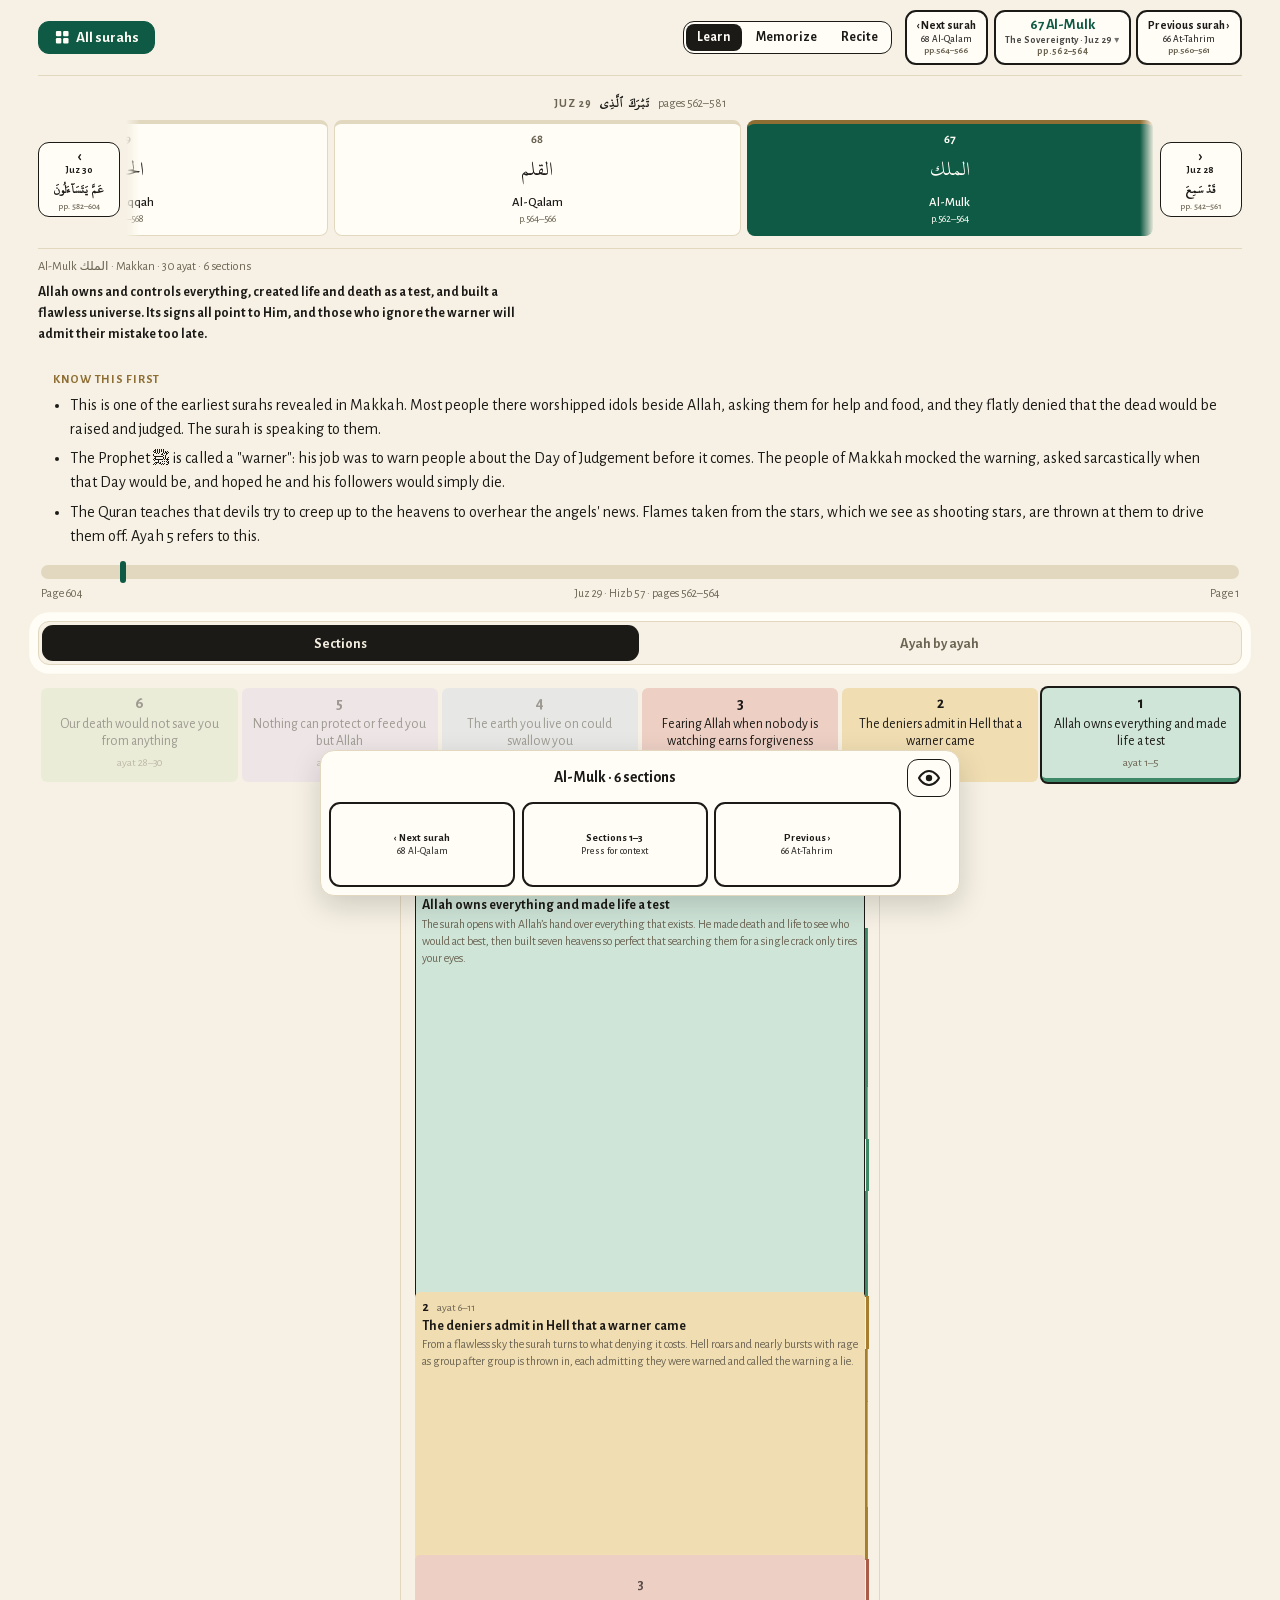
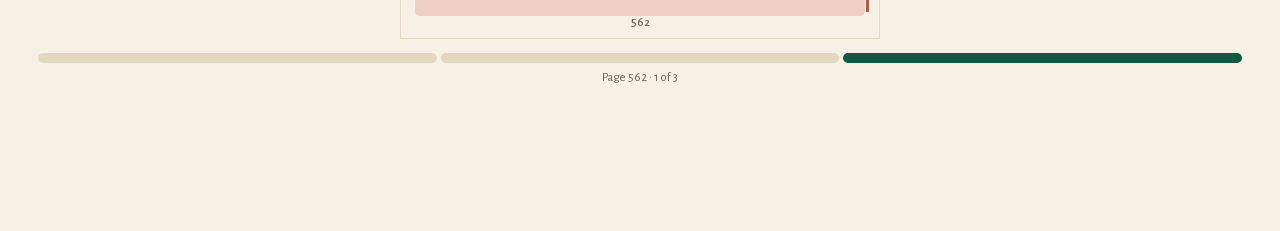
<file: index.html>
<!doctype html>
<html lang="en">
<head>
<meta charset="utf-8">
<meta name="viewport" content="width=device-width, initial-scale=1, maximum-scale=1, user-scalable=no, viewport-fit=cover">
<title>QuranFlow</title>
<meta name="description" content="Memorize the Quran surah by surah: sections on the real muṣḥaf pages, meanings, deeper explanations, self-tests and weak-spot practice.">
<meta name="theme-color" content="#F6F1E4" media="(prefers-color-scheme: light)">
<meta name="theme-color" content="#12110D" media="(prefers-color-scheme: dark)">
<link rel="manifest" href="manifest.webmanifest">
<link rel="icon" type="image/png" sizes="32x32" href="icons/favicon-32.png">
<link rel="apple-touch-icon" href="icons/apple-touch-icon.png">
<meta name="apple-mobile-web-app-capable" content="yes">
<meta name="mobile-web-app-capable" content="yes">
<meta name="apple-mobile-web-app-title" content="QuranFlow">
<meta name="apple-mobile-web-app-status-bar-style" content="default">
<link rel="stylesheet" href="fonts/fonts.css">
<style>
html,body{margin:0}
img{max-width:100%}
@media (display-mode: standalone){.topbar{padding-top:calc(.65rem + env(safe-area-inset-top))}}
</style>
<script>
// Usage counts on the live site only (GoatCounter: no cookies, nothing personal). Local copies and the tests never load it.
if (location.hostname === "ahmed-ashmaig.github.io") { var gc = document.createElement("script"); gc.async = true; gc.src = "https://gc.zgo.at/count.js"; gc.setAttribute("data-goatcounter", "https://ahmedashmaig.goatcounter.com/count"); document.head.appendChild(gc); }
</script>
</head>
<body>

<script>
// Instagram, Facebook and TikTok open links in their own in-app browser, where QuranFlow can't be added to the home
// screen. Once per visit, try to hand the page to the phone's real browser: Instagram's own scheme on iPhone (it only
// honours it as a meta refresh, never a script redirect), x-safari-https for TikTok on iPhone, a Chrome intent on
// Android. None of these is guaranteed; if nothing happens, All surahs shows how to open it in the browser.
(function () {
  try {
    var ua = navigator.userAgent, ig = /Instagram/i.test(ua), tt = /musical_ly|BytedanceWebview|TikTok/i.test(ua);
    if (!(ig || tt || /FBAN|FBAV|FB_IAB/i.test(ua)) || sessionStorage.getItem("qf-escape")) return;
    sessionStorage.setItem("qf-escape", "1");
    var url = location.href, plain = location.origin + location.pathname + location.search, go = "";
    if (/Android/i.test(ua)) go = "intent://" + plain.replace(/^https?:\/\//, "") + "#Intent;scheme=https;package=com.android.chrome;S.browser_fallback_url=" + encodeURIComponent(plain) + ";end";
    else if (/iPhone|iPad|iPod/.test(ua) && ig) go = "instagram://extbrowser/?url=" + encodeURIComponent(url);
    else if (/iPhone|iPad|iPod/.test(ua) && tt) go = "x-safari-" + url;
    if (go) document.write('<meta http-equiv="refresh" content="0;url=' + go.replace(/"/g, "%22") + '">');
  } catch (e) {}
})();
</script>
<style>
:root{
  --paper:#F6F1E4; --sheet:#FFFDF6; --ink:#1C1A17; --muted:#6B6453; --line:#E2D8C0; --gold:#8E6E33; --green:#0E5A45;
  --s1:#CFE5D8; --s2:#F0DDB2; --s3:#EDCFC4; --s4:#D3DCEA; --s5:#E3D5EC; --s6:#DCE7C6; --s7:#F2D8BD; --s8:#CDE3E6;
  --s1e:#3E8A68; --s2e:#A57F2F; --s3e:#A95D48; --s4e:#4D6D99; --s5e:#7D5A99; --s6e:#6E8A3A; --s7e:#B06A2C; --s8e:#3F8792;
  --hide:#E6DCC6; --focusw:#F5E3A6; --red:#B3261E; --redsoft:#F4D3CF; --rep:#6A3FB5; --repsoft:#ECE3FA;
  --ui:"Alegreya Sans","Gill Sans","Segoe UI",system-ui,sans-serif;
  --display:"Alegreya",Georgia,"Times New Roman",serif;
  --q:"KFGQPC Hafs","Amiri Quran","Amiri","Scheherazade New","Noto Naskh Arabic",serif;
}
@media (prefers-color-scheme:dark){:root:not([data-theme="light"]){
  --paper:#12110D; --sheet:#1B1A15; --ink:#ECE5D2; --muted:#A89F8A; --line:#34302A; --gold:#CDAE72; --green:#72C3A0;
  --s1:#1F3B30; --s2:#3D3322; --s3:#402C27; --s4:#243042; --s5:#372C42; --s6:#2E3A22; --s7:#42301F; --s8:#203A3E;
  --s1e:#72C3A0; --s2e:#D8B46A; --s3e:#E0907A; --s4e:#8FB0DE; --s5e:#C3A2DC; --s6e:#B6D08A; --s7e:#E6A56A; --s8e:#86C9D2;
  --hide:#2C2922; --focusw:#5A4A1E; --red:#F08A80; --redsoft:#4A2521; --rep:#B89CF0; --repsoft:#33284A;
}}
:root[data-theme="dark"]{
  --paper:#12110D; --sheet:#1B1A15; --ink:#ECE5D2; --muted:#A89F8A; --line:#34302A; --gold:#CDAE72; --green:#72C3A0;
  --s1:#1F3B30; --s2:#3D3322; --s3:#402C27; --s4:#243042; --s5:#372C42; --s6:#2E3A22; --s7:#42301F; --s8:#203A3E;
  --s1e:#72C3A0; --s2e:#D8B46A; --s3e:#E0907A; --s4e:#8FB0DE; --s5e:#C3A2DC; --s6e:#B6D08A; --s7e:#E6A56A; --s8e:#86C9D2;
  --hide:#2C2922; --focusw:#5A4A1E; --red:#F08A80; --redsoft:#4A2521; --rep:#B89CF0; --repsoft:#33284A;
}
*{box-sizing:border-box}
/* Pinch belongs to the muṣḥaf box alone (its own handler, in surah.js): the browser must never zoom the whole screen,
   bar, tabs and borders with it. pan-x pan-y leaves every scroll alone and takes away only page zoom and double-tap
   zoom; iOS Safari also needs its gesture events refused, which boot.js does. */
html{touch-action:pan-x pan-y}
body{background:var(--paper);color:var(--ink);font:400 1rem/1.5 var(--ui);padding-inline:clamp(16px,3vw,40px);padding-block:0 3rem;-webkit-text-size-adjust:100%}
.app{max-width:86rem;margin:0 auto;display:grid;gap:1.1rem;grid-template-columns:minmax(0,1fr)}
#surahBody,#juzList,.juzblock{grid-template-columns:minmax(0,1fr)}
button{font:inherit;color:inherit}
a{color:var(--green)}
p{margin:0}
:focus-visible{outline:2px solid var(--green);outline-offset:2px}
@media (prefers-reduced-motion:reduce){*{transition:none!important;scroll-behavior:auto!important}}
.lbl{font:700 .74rem/1.2 var(--ui);letter-spacing:.08em;text-transform:uppercase;color:var(--muted)}
.src{font-size:.75rem;color:var(--muted)}
.red{color:var(--red)}
.card{background:var(--sheet);border:1px solid var(--line);border-radius:10px;padding:1rem 1.15rem;display:grid;gap:.5rem;align-content:start;min-width:0}

/* ---- top bar ---- */
.topbar{position:sticky;top:0;z-index:6;display:flex;align-items:center;gap:.8rem;padding-block:.65rem;background:var(--paper);border-bottom:1px solid var(--line)}
.homebtn{display:inline-flex;align-items:center;gap:.45rem;flex:none;font:700 .95rem/1 var(--ui);color:var(--sheet);background:var(--green);border:1px solid var(--green);border-radius:11px;padding:.5rem .95rem;text-decoration:none;white-space:nowrap}
.homebtn svg{width:.95em;height:.95em;fill:currentColor}
.homebtn:hover{filter:brightness(1.12)}
/* on the home screen it marks where you are instead of being a button */
.homebtn.here{background:none;color:var(--ink);border-color:var(--line);pointer-events:none}
.homebtn.here svg{color:var(--green)}
.crumb{min-width:0;font-size:.9rem;color:var(--muted);overflow:hidden;text-overflow:ellipsis;white-space:nowrap}
.crumb b{color:var(--ink)}
.navbtns{margin-inline-start:auto;display:flex;gap:.35rem}
.navbtns{min-width:0;align-items:stretch}
/* Header scale of the .abtn look used in the bottom bar: same colours, same label-over-name stacking. */
.navbtns a,.navbtns .here{all:unset;box-sizing:border-box;cursor:pointer;min-width:0;font:700 .74rem/1.15 var(--ui);text-align:center;border-radius:11px;
  border:2px solid transparent;padding:.22rem .6rem;text-decoration:none;display:flex;flex-direction:column;justify-content:center}
.navbtns a.next{background:var(--sheet);color:var(--ink);border-color:var(--ink)}
.navbtns a.prev{background:var(--sheet);color:var(--ink);border-color:var(--ink)}
/* The open surah is the anchor of the bar: wider, its name larger and in the accent, so a glance finds it. */
.navbtns .here{background:var(--sheet);color:var(--ink);border-color:var(--ink);font-weight:700;overflow:hidden;
  padding-block:.3rem}
/* The shared .abtn>.blbl rule sits later in this sheet at equal specificity, so these carry an id to win. */
#navbtns .here>.blbl{font-size:.92rem;color:var(--green);letter-spacing:-.01em}
#navbtns .here>small{font-size:.62rem;font-weight:600;opacity:.8}
#navbtns a>.blbl{font-size:.64rem}
#navbtns a>small{font-size:.6rem}
/* the pages each button lands on, small enough to sit under the name without crowding it */
.navbtns .pgs{display:block;font-style:normal;font-variant-numeric:tabular-nums;white-space:nowrap;
  font:600 .56rem/1.25 var(--ui);color:var(--muted)}
/* the longest surah names still run 2px over at this width */
@media (max-width:360px){#navbtns a>small{font-size:.56rem}}
#navbtns .here .pgs{font-size:.6rem}
.navbtns .here[aria-expanded="true"]{background:var(--ink);color:var(--sheet)}
/* Only the surah name ellipsises; the label line above it is short enough to always fit. */
.navbtns a small,.navbtns .here small{display:block;font-size:.66rem;font-weight:700;line-height:1.1;margin-top:1px;
  min-width:0;overflow:hidden;text-overflow:ellipsis;white-space:nowrap}
.navbtns a small{font-weight:500;opacity:.9}

/* ---- home ---- */
.homehead h1{margin:0;font:700 clamp(1.8rem,5vw,2.6rem)/1.05 var(--display);text-wrap:balance}
#home:not([hidden]){display:grid;grid-template-columns:minmax(0,1fr);gap:1.6rem;width:100%;max-width:50rem;margin-inline:auto}
.juzblock{display:grid;gap:.6rem}
.juzblock h2{margin:0;font:700 1.45rem/1.2 var(--display);display:flex;align-items:baseline;gap:.6rem;flex-wrap:wrap}
.juzblock h2 .src{font-family:var(--ui);font-weight:400}
/* one surah per row, top to bottom in muṣḥaf order */
.chips{display:grid;grid-template-columns:minmax(0,1fr);background:var(--sheet);border:1px solid var(--line);border-radius:10px;overflow:hidden}
.chip{display:grid;grid-template-columns:2.4rem minmax(0,1fr) auto;align-items:center;gap:.8rem;padding:.5rem 1rem .5rem .75rem;text-decoration:none;color:var(--ink);border-top:1px solid var(--line);border-inline-start:4px solid transparent}
.chip:first-child{border-top:0}
.chip:hover{background:var(--paper)}
.chip .jn{font:700 1.05rem/1 var(--ui);color:var(--muted);font-variant-numeric:tabular-nums;text-align:center}
.chip .jtx{display:grid;gap:.1rem;min-width:0}
.chip .jen{font:700 1.02rem/1.25 var(--ui)}
.chip .jpg{font-size:.82rem;color:var(--muted)}
.chip .jar{font:400 1.45rem/1.9 var(--q);white-space:nowrap}
.chip .weak{font-weight:700;color:var(--red)}
.chip.pending{opacity:.45;pointer-events:none}
.chip.last{border-inline-start-color:var(--green);background:var(--paper)}
.soon{display:flex;align-items:baseline;flex-wrap:wrap;gap:.3rem .7rem;padding:.8rem 1rem;border:1px dashed var(--line);border-radius:10px;color:var(--muted)}
.soon b{font:700 1.45rem/1.2 var(--display)}

/* ---- surah header ---- */
.head{display:grid;gap:1rem;grid-template-columns:minmax(0,1fr)}
@media (min-width:900px){.head{grid-template-columns:minmax(0,1.4fr) minmax(0,1fr)}}
h1.stitle{margin:0;font:700 clamp(1.7rem,4vw,2.6rem)/1.05 var(--display);display:flex;align-items:baseline;justify-content:center;gap:.55rem;flex-wrap:wrap;text-align:center}
/* the intro's name, summary line and main theme sit centred; the longer "why it was revealed" stays left for reading */
.intro .sub,.intro .themelbl,.intro .theme{text-align:center}
.intro .theme{margin-inline:auto}
h1.stitle .ar{font:400 .95em/1.2 var(--q);color:var(--green)}
.sub{color:var(--muted);font-size:.95rem}
.theme{font-size:1.06rem;max-width:62ch}
.why summary{cursor:pointer;font-weight:700;color:var(--green)}
.why p{max-width:64ch;margin-top:.55rem;line-height:1.6}
.quran-bar{position:relative;height:14px;border-radius:7px;background:var(--line);margin-block:.35rem .2rem}
.quran-bar i{position:absolute;inset-block:-4px;border-radius:4px;background:var(--green);min-width:6px}
.ends{display:flex;justify-content:space-between;gap:.5rem;font-size:.75rem;color:var(--muted)}
.neigh{display:grid;grid-template-columns:1fr auto 1fr;gap:.5rem;align-items:center;font-size:.88rem}
.neigh .me{font-weight:700;color:var(--green);text-align:center;white-space:nowrap}
.neigh .r{text-align:end}
.neigh a{text-decoration:none}
.juzcard{gap:.6rem}
.jhead{display:flex;flex-wrap:wrap;justify-content:space-between;align-items:baseline;gap:.3rem 1rem}
[hidden]{display:none!important}
/* The arrows sit either side of the surahs, in muṣḥaf order: the later juz to the left, the earlier to the
   right. A juz with only a surah or two centres rather than hugging one edge — "safe" so a row too wide to
   fit still starts at its own beginning instead of being clipped. */
.juzrow{display:flex;align-items:stretch;gap:.4rem;min-width:0}
/* Sized by its own content, not stretched to the strip: a two-word juz name needs two lines and was being
   squeezed into one track and clipped. */
.juzrow .jarrow{flex:none;align-self:center;height:auto;display:grid;place-items:center;padding-inline:.5rem}
.juzline-wrap{flex:1 1 auto;min-width:0;direction:rtl;overflow-x:auto;padding-bottom:.2rem;-webkit-overflow-scrolling:touch}
.juzline{direction:rtl;display:flex;gap:6px;padding-block:2px;justify-content:safe center;min-width:100%}
/* Cards are sized so a third one is always half in view when a juz holds more than two: seeing part of the next
   card is what tells you the row scrolls. A juz with only a surah or two still centres, with nothing cut. */
/* Two cards used to fill the row exactly, so the third sat just outside it and the row looked complete. Sized
   to two and a half, the next card is always part-visible, which is what says it scrolls. */
#sWhere #jline .js{flex:0 0 calc((100% - 12px) / 2.5);width:auto;min-width:0}
/* A soft edge where the row runs on, so it reads as scrollable even when the cards happen to land flush. */
.juzline-wrap{-webkit-mask-image:linear-gradient(to left,transparent 0,#000 14px,#000 calc(100% - 14px),transparent 100%);
  mask-image:linear-gradient(to left,transparent 0,#000 14px,#000 calc(100% - 14px),transparent 100%)}
.js{flex:none;min-width:5.6rem;display:grid;justify-items:center;align-content:start;gap:.05rem;padding:.5rem .3rem .45rem;border-radius:8px;background:var(--sheet);border:1px solid var(--line);border-top-width:4px;text-align:center;text-decoration:none;color:var(--ink)}
.js .jn{font:700 .78rem/1.2 var(--ui);color:var(--muted);font-variant-numeric:tabular-nums}
.js .jar{font:400 1.3rem/2.1 var(--q);margin-bottom:.15rem}
.js .jen{font:500 .8rem/1.2 var(--ui);direction:ltr}
.js .jpg{font-size:.7rem;color:var(--muted);direction:ltr;unicode-bidi:isolate}
.js.me{background:var(--green);border-color:var(--green);border-top-color:var(--gold)}
a.js:hover{border-color:var(--gold)}
.js.me .jn,.js.me .jar,.js.me .jen,.js.me .jpg{color:var(--sheet)}

/* ---- modes + strip ---- */
.bar{display:flex;flex-wrap:wrap;align-items:center;justify-content:space-between;gap:.6rem}
/* feature menu in the top bar: one part of the surah at a time */
.feat{position:relative;margin-inline-start:auto}
.feat:not([hidden]) + .navbtns{margin-inline-start:0}
/* One press, either way: the two modes sit side by side and the one you are in is filled. */
.modetog{display:inline-flex;flex:none;gap:2px;padding:2px;border:1.5px solid var(--ink);border-radius:11px;
  background:var(--sheet)}
.modetog[hidden]{display:none!important}
.modetog button{all:unset;box-sizing:border-box;cursor:pointer;font:700 .85rem/1 var(--ui);color:var(--ink);
  padding:.4rem .7rem;border-radius:8px;text-align:center;white-space:nowrap}
.modetog button[aria-pressed="true"]{background:var(--ink);color:var(--sheet)}
.modetog button:focus-visible{outline:2px solid var(--green);outline-offset:2px}
.featbtn{display:inline-flex;align-items:center;gap:.5rem;font:700 .95rem/1 var(--ui);color:var(--ink);background:var(--sheet);border:1px solid var(--ink);border-radius:11px;padding:.5rem .9rem;cursor:pointer;white-space:nowrap}
.featbtn .caret{font-size:.8rem;transition:transform .15s}
.featbtn[aria-expanded="true"] .caret{transform:rotate(180deg)}
.featmenu{position:absolute;inset-inline-end:0;top:calc(100% + 6px);z-index:20;min-width:18rem;display:grid;gap:2px;padding:.35rem;background:var(--sheet);border:1px solid var(--line);border-radius:10px;box-shadow:0 12px 32px rgba(0,0,0,.14)}
.featmenu button{all:unset;box-sizing:border-box;cursor:pointer;display:grid;gap:.1rem;padding:.6rem .75rem;border-radius:8px}
.featmenu button:hover,.featmenu button:focus-visible{background:var(--paper)}
.featmenu button[aria-current="true"]{background:var(--paper);box-shadow:inset 3px 0 0 var(--green)}
.featmenu b{font-weight:700}
.featmenu span{font-size:.84rem;color:var(--muted)}
.hint{font-size:.9rem;color:var(--muted)}
/* section list: every section down the side, top to bottom; the ones on the page in view stand out */
/* section strip: one row, section 1 on the right, later sections to the left (swipe left), like the muṣḥaf */
.strip{direction:rtl;display:grid;grid-auto-flow:column;grid-auto-columns:minmax(9.5rem,1fr);gap:4px;overflow-x:auto;padding:3px 3px 7px;scroll-snap-type:x proximity;-webkit-overflow-scrolling:touch;scrollbar-width:thin}
.blk{direction:ltr;border:0;border-radius:6px;padding:.5rem .55rem .45rem;cursor:pointer;text-align:center;display:grid;gap:.15rem;align-content:start;justify-items:center;min-width:0;border-bottom:4px solid transparent;transition:opacity .15s;scroll-snap-align:start}
.blk b{font-size:1.15rem;line-height:1.1}
.blk em{font-style:normal;font-size:.84rem;line-height:1.25;overflow:hidden;display:-webkit-box;-webkit-line-clamp:3;-webkit-box-orient:vertical}
.blk span{font-size:.72rem;color:var(--muted);white-space:nowrap}
.blk .weak{font-style:normal;font-size:.7rem;font-weight:700;color:var(--red)}
.blk:hover{filter:brightness(.96)}
.blk.right{outline:3px solid var(--green)} .blk.wrong{outline:3px solid var(--red)}
.b1{background:var(--s1);--bg:var(--s1)} .b2{background:var(--s2);--bg:var(--s2)}
.b3{background:var(--s3);--bg:var(--s3)} .b4{background:var(--s4);--bg:var(--s4)}
.b5{background:var(--s5);--bg:var(--s5)} .b6{background:var(--s6);--bg:var(--s6)}
.b7{background:var(--s7);--bg:var(--s7)} .b8{background:var(--s8);--bg:var(--s8)}
.blk.b1[aria-pressed="true"]{border-color:var(--s1e)} .blk.b2[aria-pressed="true"]{border-color:var(--s2e)}
.blk.b3[aria-pressed="true"]{border-color:var(--s3e)} .blk.b4[aria-pressed="true"]{border-color:var(--s4e)}
.blk.b5[aria-pressed="true"]{border-color:var(--s5e)} .blk.b6[aria-pressed="true"]{border-color:var(--s6e)}
.blk.b7[aria-pressed="true"]{border-color:var(--s7e)} .blk.b8[aria-pressed="true"]{border-color:var(--s8e)}

/* ---- muṣḥaf pages ---- */
/* The surah view is three groups: the intro, the sections with the pages, and the panel. On wide screens the
   groups dissolve into one grid; on phones each group is a screen the page snaps to. */
.stage{display:grid;gap:1.2rem;align-items:start;grid-template-columns:minmax(0,1fr)}
.screen{display:contents}
@media (min-width:1100px){
  /* the strip sits above the pages; "dense" lets the panel rise to the strip's row in the right-hand column */
  .stage{grid-template-columns:minmax(0,1fr);grid-auto-flow:row}
  .secview,.simview{width:100%;max-width:52rem;margin-inline:auto}
  #sWhere,#sHead,#sBar{grid-column:1 / -1}
  .strip,.pagewrap,.deep{grid-column:1}
  .panel{grid-column:2;grid-row:span 3;align-self:start}
}
/* wide screens show two pages side by side, so a section that runs over a page break is all in view */
@media (min-width:1300px){.pagewrap .pages{grid-auto-columns:calc(50% - .4rem)}.pagewrap .page{scroll-snap-align:start}}
.pagewrap{display:grid;gap:.45rem;min-width:0}
.pagebar{display:grid;gap:.3rem}
.pips{direction:rtl;display:flex;gap:4px}
.pips button{flex:1;height:10px;border:0;border-radius:5px;background:var(--line);cursor:pointer;padding:0;min-width:0}
.pips button.on{background:var(--green)}
.pips button:focus-visible{outline:2px solid var(--green);outline-offset:2px}
.pagetxt{font-size:.8rem;color:var(--muted);text-align:center}
.pages{-webkit-user-select:none;user-select:none;-webkit-touch-callout:none;direction:rtl;display:grid;grid-auto-flow:column;grid-auto-columns:100%;gap:.8rem;overflow-x:auto;scroll-snap-type:x mandatory;padding-bottom:.4rem;-webkit-overflow-scrolling:touch}
.page{direction:rtl;background:var(--paper);border:1px solid var(--line);padding:.9rem .9rem .5rem;container-type:inline-size;scroll-snap-align:center;justify-self:center;width:100%;max-width:30rem;
  /* The whole page geometry is these two numbers, and they live here only. The .ln rule, the English overlay's
     fifteen grid rows and fitPage all read them, so they can no longer drift apart — they used to be three
     separate literals (4.3cqi, 9.3cqi, 1.395) and a mismatch misaligns every English card over the Arabic with
     no error anywhere. --ar 5.4cqi is what quranwbw ships and sits just under the 5.71cqi at which an Amiri
     Quran line of the Madani muṣḥaf exactly fills its page width. --lnh is a hair over 5.4 × the 2.15
     line-height, so min-height always wins and a row is exactly --lnh tall — which is what lets the overlay
     grid match it. Fifteen rows of 11.7cqi make a page 1.76× as tall as it is wide: the muṣḥaf's own
     proportion, and the reason the page has to scroll rather than shrink. */
  --ar:5.4cqi;--lnh:11.7cqi}
/* A line is flush on both edges, the way it is printed: space-between, with the slack now small enough — the
   font is near the width a line can carry — that the word gaps read as word gaps instead of as a third of the
   line thrown away. gap is the floor under them, so two words can never close up on a line that is centred.
   fitLines() measures every line and rescues the two cases this rule cannot: one too wide to fit is squeezed
   from the right margin with scaleX, one far too short is centred. */
.ln{display:flex;justify-content:space-between;align-items:center;white-space:nowrap;gap:.08em;font:400 var(--ar)/2.15 var(--q);min-height:var(--lnh);transform-origin:right center}
.ln.center,.ln.short{justify-content:center}
.w{-webkit-user-select:none;user-select:none;-webkit-touch-callout:none;padding-inline:.08em;border-radius:3px;cursor:pointer;transition:opacity .2s}   /* no colour fades: a step restyles hundreds of words, and a reveal should be instant */
.w.s1{background:var(--s1)} .w.s2{background:var(--s2)} .w.s3{background:var(--s3)} .w.s4{background:var(--s4)}
.w.s5{background:var(--s5)} .w.s6{background:var(--s6)} .w.s7{background:var(--s7)} .w.s8{background:var(--s8)}
.w.o{opacity:.3}
/* the neighbouring surah on this page is a door into it, not decoration */
.w.o.go{cursor:pointer}
.w.o.go:hover{opacity:.55}
.w.s.dim{opacity:.3;background:transparent}
.w.focus{background:var(--focusw)!important;opacity:1!important;box-shadow:0 0 0 1px var(--gold)}
/* The number keeps Amiri's plain digits: the Hafs face draws its own medallion round a digit, which would sit inside
   this circle, and the circle is what carries state (saved, weak, current, bookmark). */
.e{font-family:"Amiri Quran","Amiri",serif;display:inline-flex;align-items:center;justify-content:center;min-width:1.35em;height:1.35em;border:1px solid var(--gold);border-radius:50%;font-size:.62em;line-height:1;color:var(--gold);padding-inline:.15em;box-sizing:border-box;padding-block-end:.26em}
/* The surah header, the way a mushaf draws it: a band across the full width of the text, a double rule with
   a gap between the lines, and a small lozenge closing each end. Amiri's ink sits low in its em box, so the
   bottom padding is the larger of the two — without it the name rides down onto the inner rule. */
.name{display:block;box-sizing:border-box;width:100%;position:relative;text-align:center;
  border:1px solid var(--green);border-radius:2px;
  box-shadow:inset 0 0 0 1px var(--paper),inset 0 0 0 2px var(--green);
  padding:.06em 2.2em .34em;font-size:1.05em;color:var(--green);line-height:1.5}
.name::before,.name::after{content:"";position:absolute;top:50%;width:.4em;height:.4em;margin-top:-.2em;
  background:var(--green);transform:rotate(45deg)}
.name::before{inset-inline-start:.8em}
.name::after{inset-inline-end:.8em}
/* the English page: section blocks laid on the same fifteen lines the Arabic uses */
/* The two layers share one grid cell. The column is pinned to the page's own width and the layers are told they
   may be narrower than their content, because the Arabic lines are nowrap: left to itself a line too wide for
   the page would STRETCH its layer — and the page's scrollable width with it — instead of overflowing it, which
   hands fitLines a box wider than the page and so leaves the line unsqueezed and the page scrolling sideways. */
.layers{display:grid;grid-template-columns:minmax(0,1fr)}
.layers > *{grid-area:1/1;min-width:0}
/* The English layer sits over the Arabic in the same grid cell, so the layer itself must never catch a finger —
   only its blocks do, and only when they are showing. Otherwise every tap and hold on an Arabic word lands on the
   layer instead of the word. */
.enlines{display:none;position:relative;grid-template-rows:repeat(15,var(--lnh));gap:0;direction:ltr;pointer-events:none}
.enlines .enb{pointer-events:auto}
/* a section opened in full: it takes the whole page area, so the Arabic and the English never share a line */
/* pan-y hands the browser the vertical scroll and keeps the horizontal gesture for us. With touch-action:auto a
   real finger can be claimed by the scroller before a single touchmove reaches JS — which is why the swipe
   worked under synthetic touches and not under a thumb. */
.secview{display:flex;flex-direction:column;gap:.35rem;min-width:0;min-height:0;align-items:stretch;touch-action:pan-y;position:relative;overflow:hidden}
.secview #svbody{touch-action:pan-y}
/* Swiping across a section pulls the next one in over the reading area only: the back button and the section
   buttons above it stay where they are. What arrives is the section itself — its colour, its title and the start
   of its text — so the pull reads as the page moving rather than a blank panel sliding over it. */
.secpeek{position:absolute;inset-inline:0;bottom:0;z-index:4;pointer-events:none;overflow:hidden;
  background:var(--paper);display:grid;gap:.5rem;align-content:start;padding-inline-end:2px;
  will-change:transform;box-shadow:0 0 30px rgba(0,0,0,.2)}
.secpeek[hidden]{display:none!important}
.secpeek.from-left{transform:translateX(-100%)}
.secpeek.from-right{transform:translateX(100%)}
.secpeek.settle{transition:transform .22s ease}
.secpeek .sva{opacity:.92}
.secpeek i{font-style:normal;font-size:.74rem;font-weight:700;color:var(--green);opacity:.55;
  justify-self:center;padding-block:.2rem .5rem}
.secpeek.ready i{opacity:1}
.svbar{display:grid;grid-template-columns:minmax(0,1fr) auto minmax(0,1fr);align-items:center;gap:.35rem}
.svbar > :first-child{justify-self:start}
.svbar > :last-child{justify-self:end}
.svcur{all:unset;box-sizing:border-box;cursor:pointer;justify-self:center;font:700 .76rem var(--ui);color:var(--ink);background:var(--paper);border:1.5px solid var(--ink);padding:.3rem .75rem;border-radius:11px;white-space:nowrap}
.svcur:focus-visible{outline:2px solid var(--green);outline-offset:2px}
.svback{all:unset;box-sizing:border-box;cursor:pointer;justify-self:start;font:700 .85rem var(--ui);color:var(--ink);background:var(--sheet);border:2px solid var(--ink);padding:.4rem .85rem;border-radius:11px;white-space:nowrap}
.svback:focus-visible{outline:2px solid var(--green);outline-offset:2px}
.svnav{all:unset;box-sizing:border-box;cursor:pointer;font:700 .72rem var(--ui);color:var(--ink);background:var(--sheet);border:1.5px solid var(--ink);padding:.3rem .45rem;border-radius:11px;white-space:nowrap;max-width:100%;overflow:hidden;text-overflow:ellipsis}
.svnav:hover{border-color:var(--ink)}
.svnav:focus-visible{outline:2px solid var(--green);outline-offset:2px}
.svback:focus-visible{outline:2px solid var(--green);outline-offset:2px}
.svnow{display:block;font-size:.7rem;font-weight:700;letter-spacing:.05em;text-transform:uppercase;opacity:.72}
.svbody{min-height:0;overflow-y:auto;display:grid;gap:.5rem;align-content:start;scrollbar-width:thin;padding-inline-end:2px}
.svhead{border-radius:10px;padding:.55rem .75rem;cursor:pointer}
.svhead h2{margin:.15rem 0 0;font-size:1.05rem;line-height:1.25;text-wrap:balance}
.svhead p{margin:.25rem 0 0;font-size:.9rem;line-height:1.4}
.svdeep{margin-block:.1rem}
.sva{display:grid;gap:.18rem;padding:.55rem .7rem;background:var(--sheet);border:1px solid var(--line);border-inline-start-width:4px;border-radius:10px;min-width:0}
.sva .svk{display:flex;align-items:center;gap:.4rem;font:700 .76rem var(--ui);color:var(--muted)}
.sva .whyr{margin-top:.3rem;padding:.35rem .55rem;background:var(--paper);border-radius:6px}
.sva .whyr b{display:block;font-size:.68rem;letter-spacing:.06em;text-transform:uppercase;color:var(--muted)}
.sva .whyr p{margin:.1rem 0 0;font-size:.85rem;line-height:1.4;color:var(--ink)}
.sva .mid-ar{font-size:1.45rem;line-height:2}
.sva p{margin:.2rem 0 0;font-size:.88rem;line-height:1.45;color:var(--muted)}
.sva.is-stuck{box-shadow:inset 3px 0 0 var(--red)}
.svfoot{display:flex;gap:.4rem;justify-content:space-between;padding-top:.2rem}
/* Learn › Ayah by ayah: the section view's cards for the whole surah, a section heading before each run of ayat */
.ayview .avhead{margin-top:.5rem}
.pagewrap:has(> #ayview:not([hidden])) > .pagebar{display:none!important}   /* no pages to count or size in the list */
.ayview .avhead:first-child,.ayview .know + .avhead{margin-top:0}
.ayview .avhead:focus-visible{outline:2px solid var(--green);outline-offset:2px}
.pages.en .enlines,.pages.ar .enlines{display:grid}
/* Arabic page: the English blocks wait out of sight until you tap a section */
.pages.ar .enb{visibility:hidden;pointer-events:none}
/* Practice, rest hidden: a neighbouring surah gets Learn’s greyed, named block so it cannot be read ahead.
   Only .go blocks — the other kinds label the OPEN surah’s own header and basmala, which must stay as the
   muṣḥaf has them while practising. */
.pages.ar.hidenbr .enb.other.go{visibility:visible;pointer-events:auto}
.pages.ar .enb.swapped{visibility:visible;pointer-events:auto}
.enb{-webkit-user-select:none;user-select:none;-webkit-touch-callout:none;box-sizing:border-box;cursor:pointer;display:grid;align-content:start;gap:.2cqi;padding:.6cqi 1.2cqi;border:1px solid transparent;border-radius:5px;overflow:hidden;text-align:start;font:inherit;color:var(--ink)}
.enh{display:flex;align-items:baseline;gap:.5rem;font-size:2.5cqi}
.enh b{font-size:3.1cqi;line-height:1}
.enr{color:var(--muted)}
.enb em{font-style:normal;font-weight:700;font-size:3.1cqi;line-height:1.25;overflow:hidden;display:-webkit-box;-webkit-line-clamp:2;-webkit-box-orient:vertical}
.eng{font-size:2.7cqi;line-height:1.4;color:var(--muted);overflow:hidden;display:-webkit-box;-webkit-line-clamp:16;-webkit-box-orient:vertical}
.enb{position:relative}
/* Arabic marks reach above and below their own line, so a card that stops exactly at its grid rows lets kasras
   and fathas show past its edge. Each card bleeds a few pixels and takes that back as padding: the text does not
   move, neighbours simply overlap by a hair, and nothing peeks out at the top or bottom of the page. */
.enlines .enb{margin-block:-1cqi;padding-block:calc(.6cqi + 1cqi)}
.enb.other{background:var(--paper);color:var(--muted);border-style:dashed;align-content:center;justify-items:center;cursor:default;font-style:italic}
/* a neighbouring surah's greyed lines are a door into that surah */
.enb.other.go{cursor:pointer;gap:.4cqi}
.enb.other.go:hover,.enb.other.go:focus-visible{border-color:var(--green);color:var(--ink)}
.engo{font-style:normal;font-weight:700;font-size:2.4cqi;color:var(--green)}
.enb.slim{align-content:center;justify-items:center;padding:0}
.enb.slim b{font-size:3cqi;opacity:.7}
/* A section owns only the muṣḥaf lines its ayat take up, and some own one or two. Clamp the card to what fits, or
   the title is sliced through the middle and the gist bleeds out under it (surah.js sets r1/r2). */
/* A section owning only one or two muṣḥaf lines has nowhere near enough room for its card. Rather than drop the
   description, the card scrolls inside itself: the header and the title's first line sit at rest, and a flick
   brings up the rest. No clamps here — clamping would hide text the scroll is meant to reveal. */
/* No scroll-snap here: with snap points on the children the browser picks one on layout and the card comes up
   already scrolled to its last line. These start at the top and are scrolled by hand. */
.enb.tight{overflow-y:auto;scrollbar-width:none;-ms-overflow-style:none;overscroll-behavior:contain}
.enb.tight::-webkit-scrollbar{display:none}
.enb.tight em,.enb.tight .eng{-webkit-line-clamp:unset;display:block;overflow:visible}
/* At rest the card can only show part of the next line, which reads as sliced text. A gradient pinned to the
   bottom of the visible area fades that half-line out, so it says "there is more below" instead of looking broken.
   It has to be an overlay, not a mask: masking the element would fade its background too and let the Arabic page
   underneath bleed through. */
.enb.tight::after{content:"";position:sticky;bottom:0;display:block;height:10px;margin-top:-10px;
  background:linear-gradient(transparent,var(--bg,var(--sheet)));pointer-events:none}
.enb.r1{padding-block:.15cqi;gap:.05cqi}
/* the "scroll ⌄" nudge, only on cards that have more text than they can show */
.enscroll{margin-inline-start:auto;flex:none;font-weight:700;color:var(--gold);opacity:.85;white-space:nowrap}
.enb.tight .enh{position:sticky;top:0;z-index:1;background:inherit}
/* tapped: the block steps aside so the muṣḥaf lines underneath show through */
/* English page, one section tapped: the block steps aside and the muṣḥaf lines show through */
.pages.en .enb.swapped{background:transparent!important;border-style:dashed;border-color:var(--line)}
.pages.en .enb.swapped > *{visibility:hidden}
.pages.en .enb.swapped::after{content:attr(data-n);position:absolute;top:1px;inset-inline-start:3px;font:700 2.4cqi var(--ui);color:var(--muted)}
/* Where a card has the room, the section's points sit under the summary: one line per turn of the passage, each
   with the ayat it covers. This is the page where a single section fills the screen. */
.enpts{list-style:none;margin:.3cqi 0 0;padding:0;display:grid;gap:.35cqi;font-size:2.5cqi;line-height:1.35;
  color:var(--ink);overflow:hidden}
.enpts li{display:grid;grid-template-columns:7.5cqi minmax(0,1fr);gap:1cqi}
.enpts b{font-weight:700;color:var(--muted);font-variant-numeric:tabular-nums}
.enb.on{border-color:var(--ink)}
.enb.faded{opacity:.45}
/* Practice: the mode and scope above the page, and one line under it for whatever the round needs said */
.pbar{display:grid;gap:.3rem}
/* search on the surah list */
.findrow{position:relative;display:flex;align-items:center;gap:.45rem;margin-top:.55rem;max-width:32rem}
.ssearch{position:relative;flex:1;min-width:0}
.gobtn{flex:none;display:inline-flex;align-items:center;gap:.35rem;cursor:pointer;font:700 .9rem/1 var(--ui);color:var(--green);background:var(--sheet);border:1.5px solid var(--green);border-radius:11px;padding:.66rem .85rem;white-space:nowrap}
.gobtn .caret{font-size:.75rem;transition:transform .15s}
.gobtn[aria-expanded="true"]{background:var(--green);color:var(--sheet)}
.gobtn[aria-expanded="true"] .caret{transform:rotate(180deg)}
.gobtn:focus-visible{outline:2px solid var(--green);outline-offset:2px}
/* go to an ayah: the surah list and the ayah list side by side, each scrolling on its own */
.gopanel{position:absolute;inset-inline:0;top:calc(100% + 6px);z-index:16;padding:.55rem;background:var(--sheet);border:1px solid var(--line);border-radius:14px;box-shadow:0 14px 36px rgba(0,0,0,.16)}
/* Three ways in: a surah with its ayah, or any page of the muṣḥaf on its own. */
.gocols{display:grid;grid-template-columns:minmax(0,.8fr) minmax(0,1.7fr) minmax(0,.8fr);gap:.5rem}
.gocol{display:grid;gap:.3rem;min-width:0}
.gocol .lbl{padding-inline:.4rem}
/* The button shows the picker's two slots, each a dash until it is settled. */
.gopick{display:flex;align-items:center;gap:.42rem;min-width:0}
.gopick > span{display:flex;align-items:baseline;gap:.3rem;white-space:nowrap}
.gopick i{font-style:normal;font-size:.62rem;font-weight:700;letter-spacing:.04em;text-transform:uppercase;color:var(--muted)}
.golist.locked{display:grid;place-items:center;opacity:.65}
.golocked{margin:0;font:600 .8rem var(--ui);color:var(--muted);text-align:center;padding:.8rem .4rem}
.golist{max-height:min(46vh,19rem);overflow-y:auto;overscroll-behavior:contain;display:grid;align-content:start;gap:2px;padding:2px;border-radius:10px;background:var(--paper);scrollbar-width:thin}
.goitem{all:unset;box-sizing:border-box;cursor:pointer;display:flex;align-items:baseline;gap:.55rem;padding:.55rem .65rem;border-radius:8px;color:var(--ink)}
.goitem b{min-width:1.9rem;font-variant-numeric:tabular-nums;color:var(--muted)}
.goitem span{overflow:hidden;text-overflow:ellipsis;white-space:nowrap;font-weight:600}
.goitem:hover{background:var(--sheet)}
.goitem:focus-visible{outline:2px solid var(--green);outline-offset:-2px}
.goitem.on{background:var(--green);color:var(--sheet)}
.goitem.on b{color:var(--sheet)}
.goayat .goitem{justify-content:center}
.goayat .goitem b{min-width:0;color:var(--ink);font-size:1.02rem}
.ssearch input{box-sizing:border-box;width:100%;font:500 1rem var(--ui);color:var(--ink);background:var(--sheet);border:1.5px solid var(--line);border-radius:999px;padding:.6rem 1rem}
.ssearch input:focus{outline:none;border-color:var(--green);box-shadow:0 0 0 3px color-mix(in srgb,var(--green) 18%,transparent)}
.sresults{position:absolute;inset-inline:0;top:calc(100% + 4px);z-index:15;display:grid;gap:2px;padding:.3rem;background:var(--sheet);border:1px solid var(--line);border-radius:12px;box-shadow:0 12px 32px rgba(0,0,0,.14);max-height:60vh;overflow-y:auto}
.sres{display:grid;grid-template-columns:2.2rem minmax(0,1fr) auto;align-items:center;gap:.5rem;padding:.5rem .6rem;border-radius:8px;text-decoration:none;color:var(--ink)}
.sres:hover,.sres:focus-visible,.sres.first{background:var(--paper);outline:none}
.sres .sn{font:700 .8rem var(--ui);color:var(--muted);font-variant-numeric:tabular-nums}
.sres .se{font-weight:600;overflow:hidden;text-overflow:ellipsis;white-space:nowrap}
.sres .sa{font:400 1.15rem/1.4 var(--q);color:var(--green)}
.sres.pending{opacity:.55;cursor:default}
.sres .soon{grid-column:2 / -1;font-size:.72rem;color:var(--muted)}
.snone{padding:.5rem .6rem;color:var(--muted);font-size:.9rem}
.sgroup{padding:.45rem .6rem .15rem;font:700 .68rem var(--ui);letter-spacing:.07em;text-transform:uppercase;color:var(--muted)}
.sayah{display:grid;gap:.15rem;padding:.5rem .6rem;border-radius:8px;text-decoration:none;color:var(--ink);border-top:1px solid var(--line)}
.sayah:hover,.sayah:focus-visible{background:var(--paper);outline:none}
.sayah .sk{font:700 .74rem var(--ui);color:var(--green)}
.sayah .sar{font:400 1.2rem/1.9 var(--q);direction:rtl;text-align:right;overflow:hidden;display:-webkit-box;-webkit-line-clamp:2;-webkit-box-orient:vertical}
.sayah .sen{font-size:.84rem;line-height:1.35;color:var(--muted);overflow:hidden;display:-webkit-box;-webkit-line-clamp:2;-webkit-box-orient:vertical}
.sva.found{box-shadow:0 0 0 2px var(--gold)}
.sheadrow{display:flex;align-items:baseline;gap:.5rem;flex-wrap:wrap}
.jarrow{all:unset;box-sizing:border-box;cursor:pointer;flex:none;font:700 .95rem/1 var(--ui);color:var(--ink);
  background:var(--sheet);border:1.5px solid var(--ink);border-radius:11px;padding:.1rem .45rem;text-align:center;
  display:grid;place-items:center;gap:.1rem}
.jarrow{padding:.3rem .4rem;min-width:5.1rem;max-width:6.4rem}
.jarrow b{font:700 .62rem/1.1 var(--ui);white-space:nowrap}
.jav{font-size:1rem;line-height:1}
/* The Quran face carries tall marks that reach into the line above, so this keeps its own room. */
.jan{font-family:var(--q);font-size:.74rem;line-height:1.5;color:var(--ink);max-width:100%;
  white-space:normal;text-wrap:balance;margin-block:.22rem .1rem}
.jap{font:500 .54rem/1.1 var(--ui);color:var(--muted);white-space:nowrap;font-variant-numeric:tabular-nums}
.jarrow:disabled .jan,.jarrow:disabled .jap{color:var(--muted)}
.jname{font-family:var(--q);font-size:1.05em;color:var(--ink);margin-inline-start:.35em}
/* the surah’s theme, under its juz strip */
.jtheme{display:grid;gap:.45rem;padding-block:.5rem;border-top:1px solid var(--line);max-height:34vh;overflow-y:auto}
.jtheme p{margin:0;font-size:.86rem;line-height:1.5}
.jtheme .sub{font-size:.78rem;color:var(--muted)}
.jtheme .theme{font-weight:600}
.jarrow:disabled b{color:var(--muted)}
/* says the chip opens something */
.jcaret{opacity:.75}
.jarrow:disabled{cursor:default;color:var(--muted);border-color:var(--line)}
.juzchip{display:none;cursor:pointer;flex:none;font:700 .72rem var(--ui);color:var(--ink);background:var(--sheet);border:1.5px solid var(--ink);border-radius:11px;padding:.26rem .6rem;white-space:nowrap}
.juzchip[aria-expanded="true"]{background:var(--ink);color:var(--sheet);border-color:var(--ink)}
.qsec.here{box-shadow:inset 0 0 0 2px var(--gold)}
.qsec.out{opacity:.35}
.poolrow{display:flex;align-items:center;gap:.35rem;min-width:0}
.nowscore{float:right;margin-inline-start:.4rem;font:700 .8rem var(--ui);font-variant-numeric:tabular-nums;color:var(--green);border:1.5px solid var(--green);border-radius:999px;padding:0 .4rem}
.poollbl{flex:none;font:700 .72rem var(--ui);color:var(--muted)}
.poolrow select:disabled{opacity:.45}
.poolrow select{flex:1 1 0;min-width:0;font:600 .78rem var(--ui);color:var(--ink);background:var(--sheet);border:1.5px solid var(--ink);border-radius:999px;padding:.28rem .45rem;text-overflow:ellipsis}
.abtn small{display:block;font-size:.62rem;font-weight:500;opacity:.85;line-height:1.1;margin-top:1px}
.dots{display:inline-flex;gap:2px;vertical-align:middle;margin-inline-start:.25rem}
.dots i{box-sizing:border-box;width:.52rem;height:.52rem;border-radius:50%;border:1.5px solid var(--green)}
.dots i.ok{background:var(--green)}
.dots i.miss{background:var(--red);border-color:var(--red)}
.wchip.cur{background:var(--redsoft)}
.nowchips .knote{text-transform:none;letter-spacing:0;color:var(--green);font-weight:700;white-space:nowrap}
.uptosel{flex:none;display:inline-flex;align-items:center;gap:.3rem;font:700 .72rem var(--ui);color:var(--muted);white-space:nowrap}
.uptosel select{font:600 .8rem var(--ui);color:var(--ink);background:var(--sheet);border:1.5px solid var(--ink);border-radius:999px;padding:.25rem .45rem;max-width:11.5rem;text-overflow:ellipsis}
.scoperow{display:flex;flex-direction:row-reverse;align-items:center;gap:.35rem;min-width:0}
.scoperow .qsecs{flex:1;min-width:0}
.eyechip{flex:none;display:inline-grid;place-items:center;width:2.2rem;height:2rem;padding:0;cursor:pointer;border:1.5px solid var(--ink);border-radius:11px;background:var(--sheet);color:var(--ink)}
/* With a word on it the chip has to grow: the icon and the label sit on one line. */
.eyechip.wide{width:auto;grid-auto-flow:column;align-items:center;gap:.3rem;padding:0 .7rem;white-space:nowrap}
.eyechip.wide b{font:700 .78rem var(--ui)}
.eyechip[aria-pressed="true"]{background:var(--ink);color:var(--sheet)}
.eyechip:focus-visible,.eyebtn:focus-visible{outline:2px solid var(--green);outline-offset:2px}
.eyechip svg,.eyebtn svg{width:1.2rem;height:1.2rem;flex:none}
.eyebtn{display:inline-flex;align-items:center;gap:.35rem}
.qsec.on.here{box-shadow:inset 0 0 0 2px var(--ink),0 0 0 2px var(--gold)}
.nowline{background:var(--sheet);border:1px solid var(--line);border-radius:10px;padding:.45rem .6rem;font-size:.86rem;display:grid;gap:.25rem}
/* A long translation scrolls inside the card rather than hiding behind a disclosure. */
.nowtxt{line-height:1.45;overflow-y:auto;overscroll-behavior:contain;scrollbar-width:thin;max-height:100%}
.nowline{position:relative}
.nowtxt.note{color:var(--green);font-weight:600}
.nowrep{font-size:.68rem;font-weight:700;color:var(--rep);text-transform:uppercase;letter-spacing:.04em}
.nowline .k{font-size:.7rem;text-transform:uppercase;letter-spacing:.06em;color:var(--muted);flex:none}
.nowchips{display:flex;gap:.35rem;overflow-x:auto;align-items:center;scrollbar-width:thin}
.wchip{flex:none;cursor:pointer;font:700 .78rem var(--ui);color:var(--red);background:var(--sheet);border:1px solid var(--red);border-radius:11px;padding:.25rem .6rem;white-space:nowrap}
.wchip:hover{background:var(--redsoft)}
.wchip.clear{color:var(--muted);border-color:var(--line)}
.nowrow{display:flex;align-items:center;gap:.35rem;min-width:0;width:100%}
.nowrow .nowchips{flex:1;min-width:0}
.nowrow > .wchip.clear{flex:none}
.wchip.clear.armed{background:var(--red);color:var(--sheet);border-color:var(--red)}
.anav-eye{all:unset;cursor:pointer;font-size:.8rem;font-weight:700;color:var(--ink);border:1.5px solid var(--ink);border-radius:11px;padding:.3rem .8rem;white-space:nowrap}
.anav-eye[aria-pressed="true"]{background:var(--ink);color:var(--sheet)}
.anav-eye:focus-visible{outline:2px solid var(--green);outline-offset:2px}
.pagerow{display:flex;align-items:center;gap:.5rem}
.pagerow .pagetxt{flex:1;min-width:0}
.langlbl{font-size:.7rem;color:var(--muted);white-space:nowrap}
/* Learn: switch the whole surah between the section explanations and the muṣḥaf Arabic — the same thing tapping
   every section card one by one would do. Neither side is pressed while some sections are flipped and others are not. */
.uncover{display:inline-flex;align-items:center;gap:.4rem;flex:none}
.uncover[hidden]{display:none!important}
.unclbl{font:700 .72rem/1 var(--ui);letter-spacing:.04em;text-transform:uppercase;color:var(--muted);white-space:nowrap}
.langtog{flex:none;display:flex;border:1px solid var(--ink);border-radius:11px;overflow:hidden;background:var(--sheet)}
.langtog button{all:unset;cursor:pointer;font-size:.78rem;font-weight:700;padding:.32rem .7rem;color:var(--muted);text-align:center}
.langtog button[aria-pressed="true"]{background:var(--ink);color:var(--sheet)}
.langtog button:focus-visible{outline:2px solid var(--green);outline-offset:1px}
/* The muṣḥaf's text size, in the bar under the pages: − / the size / +. The middle is a readout rather
   than a third button, and it is where the default is made visible — fit-to-width is the muṣḥaf's own
   proportion, the page as it is printed, so that step is the one with a NAME while every other step is a
   percentage of it. A reader who has wandered off it can see at a glance that they have, and which way back.
   min-width is held so the pill does not change size as the label does, which would shift the pips beside it. */
.zoomtog{align-items:stretch}
.zoomtog b{display:flex;align-items:center;justify-content:center;min-width:4.6em;padding:0 .3rem;
  font:700 .68rem/1 var(--ui);color:var(--muted);border-inline:1px solid var(--line);white-space:nowrap}
.zoomtog.deflt b{background:var(--ink);color:var(--sheet);border-color:var(--ink)}
/* Kept to the height of the row it sits in. This bar is the last thing between the muṣḥaf and the bottom of
   the screen, and the pages take what it leaves: every pixel the pill is taller than the page label beside it
   is a pixel off the page. Hence a pill the size of the pips' row rather than a comfortable button. */
.zoomtog button{padding:.06rem .5rem;font-size:.86rem;line-height:1.15}
.zoomtog button:disabled{opacity:.3;cursor:default}
.zoomtog[hidden]{display:none!important}
/* Above 1099px the pages keep their sideways spread and their own width — fitPage bails there, so --pw and
   therefore the whole size control has nothing to act on. */
@media (min-width:1100px){.zoomtog,.rdtog{display:none!important}}
/* Reading mode's switch, the size pill's neighbour in the page bar. There is no settings screen, and this
   belongs next to the control it changes the meaning of. One button, pressed = the reflowing reader.
   Muṣḥaf stays the default and stays exactly as it is: a memoriser's mental image of a page is its word
   placement, so the way out of it is a second surface, never a change to it. */
.rdtog{all:unset;box-sizing:border-box;flex:none;cursor:pointer;white-space:nowrap;
  font:700 .68rem/1.15 var(--ui);color:var(--muted);background:var(--sheet);
  border:1.5px solid var(--line);border-radius:11px;padding:.26rem .45rem;
  /* fit-content with a floor: the label sets the width, and a squeeze cannot take it below this */
  min-width:max-content}
.rdtog[aria-pressed="true"]{background:var(--ink);color:var(--sheet);border-color:var(--ink)}
.rdtog:focus-visible{outline:2px solid var(--green);outline-offset:1px}
.rdtog[hidden]{display:none!important}
/* Reading mode's English: the overlay's fifteen fixed grid rows cannot survive a reflowed column, so each
   section's card becomes a block IN the flow, at the muṣḥaf line it owns (the same line-ownership buildEnglish
   works out for the overlay). Hidden by default — only reading mode ever shows one. */
.rdsec{all:unset;box-sizing:border-box;display:none;width:100%;direction:ltr;text-align:start;cursor:pointer;
  margin-block:.6rem .4rem;padding:.45rem .6rem;background:var(--paper);border:1px solid var(--line);
  border-inline-start-width:4px;border-radius:10px;font:400 .84rem/1.4 var(--ui);color:var(--muted)}
.rdsec .rdh{display:flex;align-items:baseline;gap:.4rem;font-weight:700;font-size:.74rem;color:var(--muted)}
.rdsec .rdh b{font-size:.9rem;color:var(--ink)}
.rdsec em{display:block;font-style:normal;font-weight:700;font-size:.95rem;line-height:1.25;color:var(--ink);margin-top:.1rem}
.rdsec p{margin:.2rem 0 0}
.rdsec.on{border-color:var(--ink)}
.rdsec.other{border-style:dashed;text-align:center;font-style:italic;cursor:default}
.rdsec.other.go{cursor:pointer}
.rdsec .rdgo{font-style:normal;font-weight:700;color:var(--green)}
.rdsec:focus-visible{outline:2px solid var(--green);outline-offset:2px}
.rdsec.b1{border-inline-start-color:var(--s1e)} .rdsec.b2{border-inline-start-color:var(--s2e)}
.rdsec.b3{border-inline-start-color:var(--s3e)} .rdsec.b4{border-inline-start-color:var(--s4e)}
.rdsec.b5{border-inline-start-color:var(--s5e)} .rdsec.b6{border-inline-start-color:var(--s6e)}
.rdsec.b7{border-inline-start-color:var(--s7e)} .rdsec.b8{border-inline-start-color:var(--s8e)}
.pno{text-align:center;font:500 .8rem/1 var(--ui);color:var(--muted);padding-top:.35rem;direction:ltr}
.stage.test .w.sel:not(.shown){color:transparent;background:var(--hide)}
/* Quiz keeps the section colours on the page, so the section boundaries stay visible while you answer */
.stage.weakonly .w.s{background:transparent!important}
/* Nothing is drawn over or under the words in Learn: the Arabic reads exactly as it does in Practice. The
   section map moves to a colour bar down the edge of the page, one segment per line, so you can still see at a
   glance where one section gives way to the next. */
.stage.learn #pages .w.s{background:transparent!important;box-shadow:none}
.stage.learn #pages .w.s.curayah{box-shadow:inset 0 -.1em 0 var(--gold)!important}
.lnb1{--lnc:var(--s1e)} .lnb2{--lnc:var(--s2e)} .lnb3{--lnc:var(--s3e)} .lnb4{--lnc:var(--s4e)}
.lnb5{--lnc:var(--s5e)} .lnb6{--lnc:var(--s6e)} .lnb7{--lnc:var(--s7e)} .lnb8{--lnc:var(--s8e)}
#pages .ln{position:relative}
/* One continuous rule down the right-hand edge, in the page's own padding so the text keeps every pixel of its
   width. The segments meet edge to edge, so a section reads as an unbroken line that simply changes colour
   where the next one starts; a line with no section of this surah on it leaves a real gap. Both modes. */
#pages .ln::after{content:"";position:absolute;inset-inline-start:-.26rem;top:0;bottom:0;
  width:.19rem;background:var(--lnc,transparent)}
/* and where one section gives way to the next, a dotted rule across the line above it */
#pages .ln.lnsep::before{content:"";position:absolute;inset-inline:0;top:0;height:0;
  border-top:1px dotted var(--lnc,var(--line));opacity:.75}
/* Practice is not about where the sections are, so the colour bands come off and the page reads as the
   muṣḥaf does. The single current-ayah underline stays — that is position, not section colouring. */
.stage.practice #pages .w.s:not(.veil):not(.sel){background:transparent}
.stage.practice #pages .w.s.shown{background:transparent}
.stage.practice #pages .w.s.curayah{box-shadow:inset 0 -.1em 0 var(--gold)!important}
.w.stuck{color:var(--red);text-decoration:underline wavy var(--red);text-decoration-thickness:1px;text-underline-offset:.4em}
.w.stuck .e{border-color:var(--red);color:var(--red)}
.stage.test .w.sel.stuck:not(.shown){background:var(--redsoft);color:transparent;text-decoration:none}

/* ---- side panel ---- */
.panel{background:var(--sheet);border:1px solid var(--line);border-radius:10px;padding:1.1rem 1.15rem;display:grid;gap:.9rem;align-content:start;min-width:0}
@media (min-width:1100px){.panel{position:sticky;top:3.6rem;max-height:calc(100vh - 4.6rem);overflow:auto}}
.ptitle{font:700 1.45rem/1.2 var(--display);text-wrap:balance;margin:0}
.gist{font-size:1.02rem;line-height:1.5}
.meaning{font-size:1rem;color:var(--muted)}
/* the plain-English layer: a retelling, its one-line point, and the "Know this first" list (STYLE_PLAIN.md) */
.point{border-inline-start:3px solid var(--gold);padding:.35rem .7rem;background:var(--paper);border-radius:0 6px 6px 0}
.point b{display:block;font-size:.72rem;letter-spacing:.06em;text-transform:uppercase;color:var(--gold)}
.know{background:var(--paper);border-radius:8px;padding:.7rem .9rem;margin:.6rem 0}
/* The lessons layer (STYLE_LESSONS.md): the section's lesson and where it meets your life, set apart from the
   retelling above it in the surah's gold, never folded away. */
.lesson{margin:.6rem 0 .2rem;padding:.6rem .8rem;border-inline-start:3px solid var(--gold);background:var(--paper);border-radius:0 8px 8px 0;display:grid;gap:.35rem;text-align:start}
.lesson .lbl,.slesson .lbl{font-size:.7rem;font-weight:700;letter-spacing:.06em;text-transform:uppercase;color:var(--gold)}
.lesson p{margin:0}
.lesson .lhead{font-weight:700;color:var(--ink);line-height:1.35}
.lesson .life{border-top:1px dashed var(--line);padding-top:.35rem;display:grid;gap:.15rem}
.lesson .llink{font-size:.88em;color:var(--muted)}
.rdsec .lesson{margin-top:.45rem}
.enb .enl{display:grid;gap:.4cqi;margin-top:.8cqi;padding:.8cqi 1.4cqi;font-size:2.7cqi;line-height:1.4;border-inline-start:3px solid var(--gold);background:var(--paper);border-radius:0 6px 6px 0;font-weight:600;color:var(--ink);text-align:start}
.enb .enl .lbl{font-size:2cqi;font-weight:700;letter-spacing:.06em;text-transform:uppercase;color:var(--gold)}
.enb .enlife{display:grid;gap:.2cqi;font-weight:400;margin-top:.4cqi;color:var(--muted)}
.slesson{margin:.6rem 0;padding:.7rem .9rem;background:var(--paper);border-radius:8px;border:1px solid var(--line);display:grid;gap:.4rem;text-align:start}
.slesson p{margin:0}
.slesson .smsg{font-weight:600}
.slesson h3{font-size:.85rem;margin:.4rem 0 .2rem}
.slesson ul{margin:0;padding-inline-start:1.1rem;display:grid;gap:.25rem}
.know .lbl{display:block;font-weight:700;font-size:.78rem;letter-spacing:.06em;text-transform:uppercase;color:var(--gold)}
.know ul{margin:.35rem 0 0;padding-inline-start:1.1rem;display:grid;gap:.35rem}
.rdsec p.point{margin-top:.45rem}
.points{list-style:none;margin:0;padding:0;display:grid;gap:.3rem;font-size:.92rem}
.points li{display:grid;grid-template-columns:3.4rem 1fr;gap:.5rem}
.points b{font-variant-numeric:tabular-nums;color:var(--muted);font-weight:500;white-space:nowrap}
.big-ar{font:400 1.6rem/2.05 var(--q);direction:rtl;text-align:right}
.mid-ar{font:400 1.2rem/1.9 var(--q);direction:rtl;text-align:right}
.tr{font-size:.92rem;color:var(--muted)}
.facts{display:flex;flex-wrap:wrap;gap:.35rem}
.fact{font-size:.82rem;border:1px solid var(--line);border-radius:999px;padding:.15rem .6rem;white-space:nowrap}
.fact.key{border-color:var(--gold);color:var(--gold);font-weight:700}
.nb{display:grid;gap:.6rem;direction:rtl}
.nb>*{direction:ltr}
@media (min-width:520px) and (max-width:1099px){.nb{grid-template-columns:1fr 1fr}}
.nbc{border:1px solid var(--line);border-radius:8px;padding:.6rem .7rem;display:grid;gap:.25rem;background:var(--paper);text-align:start;cursor:pointer;color:var(--ink);text-decoration:none}
.nbc:hover{border-color:var(--gold)}
.nbc .t{font-weight:700;font-size:.95rem}
.nbc .d{font-size:.85rem;color:var(--muted)}
.row{display:flex;flex-wrap:wrap;gap:.5rem}
.btn{border:1px solid var(--ink);background:var(--ink);color:var(--paper);border-radius:8px;padding:.55rem .95rem;cursor:pointer;font-weight:500;touch-action:manipulation}
.btn.ghost{background:none;color:var(--ink);border-color:var(--line)}
.btn.stuckbtn{background:var(--red);border-color:var(--red);color:var(--sheet)}
.btn:disabled{opacity:.4;cursor:default}
/* Learn: previous / next ayah pinned to the bottom of the screen, whatever the scroll position */
.anav{position:fixed;z-index:7;left:50%;transform:translateX(-50%);bottom:calc(4px + env(safe-area-inset-bottom));width:min(40rem,calc(100% - 24px));display:grid;grid-template-columns:auto minmax(0,1fr) auto;align-items:center;gap:.5rem;padding:.5rem;background:var(--sheet);border:1px solid var(--line);border-radius:14px;box-shadow:0 10px 30px rgba(0,0,0,.16)}
.anav .anav-eyechip{grid-column:auto}
.anav .btn{white-space:nowrap}
/* the step bar: a counter over four equal buttons, each a different colour so a thumb finds the right one */
/* Phones: the bar stacks, with a narrow column on the right held for the eye so it sits beside the buttons
   rather than above or below them, and at the same size in Learn and in Practice. */
.anav{grid-template-columns:minmax(0,1fr) auto;row-gap:.3rem;column-gap:.4rem}
.anav .anav-where{grid-column:1;justify-self:center}
.anav .anav-btns{grid-column:1}
.anav .anav-eyechip{grid-column:2;grid-row:1 / -1}
.anav-btns{display:grid;gap:.4rem}
.anavrow{display:grid;grid-auto-flow:column;grid-auto-columns:minmax(0,1fr);gap:.4rem}
.anavrow:empty,.anavrow.off{display:none}
#a-rowgo{direction:rtl}   /* next on the left, as in the muṣḥaf */
#a-rowgo > *{direction:ltr}
.anav-btns:has(> .anavrow.off) > .anavrow:not(.off) .abtn{min-height:5.3rem}
/* The label keeps one line and ellipsises if it must; the ayah it leads to sits underneath it. */
/* NB: a bare .lbl elsewhere in this sheet is uppercase and muted; button labels must not inherit that. */
/* width:100% matters: these buttons centre their items on the cross axis, so without it the label shrinks to
   its own text and then ellipsises inside a button with room to spare. */
.abtn>.blbl,.navbtns .here>.blbl{display:block;white-space:nowrap;overflow:hidden;text-overflow:ellipsis;
  width:100%;max-width:100%;font-size:.68rem;text-transform:none;letter-spacing:normal;color:inherit;font-weight:700}
.abtn>small,.navbtns .here>small{width:100%;overflow:hidden;text-overflow:ellipsis}
.abtn{font-size:.72rem}
.abtn{cursor:pointer;min-height:2.75rem;padding:.3rem .25rem;border-radius:11px;border:2px solid transparent;
  font:700 .76rem/1.15 var(--ui);text-align:center;white-space:normal;overflow-wrap:anywhere}
.abtn.ok{background:var(--green);color:var(--sheet)}
.abtn.next{background:var(--sheet);color:var(--ink);border-color:var(--ink)}
/* One look for the whole bar: ink on sheet. Colour is kept for states that mean something - a weak spot that
   IS marked, and the right/wrong answers in Random spot - not for telling the buttons apart. */
.abtn.mark,.abtn.stuck{background:var(--sheet);color:var(--ink);border-color:var(--ink)}
.abtn.mark.on,.abtn.miss{background:var(--red);color:var(--sheet);border-color:var(--red)}
.abtn.reveal{background:var(--sheet);color:var(--green);border-color:var(--green)}
.abtn.prev{background:var(--sheet);color:var(--ink);border-color:var(--ink)}
/* Not a control — the same chip the header uses, so both bars read the same way. */
/* Stacked, like every other button in this bar: laid out in a row the label and the line under it each got
   half the width, which is what forced the ellipsis. */
.abtn.here{background:var(--sheet);color:var(--ink);border-color:var(--ink);font-weight:700;
  display:flex;flex-direction:column;align-items:stretch;justify-content:center;min-width:0;overflow:hidden}
/* An inactive button still has to be readable: say it with a muted palette, not by fading the text out. */
/* Inactive keeps the same ground and shape, but the rule and the lettering both soften: that is the signal
   that the button cannot be pressed yet. */
.abtn:disabled{cursor:default;opacity:1;background:var(--sheet);color:var(--muted);border-color:var(--line)}
.abtn:disabled small{opacity:1}
.abtn:focus-visible{outline:2px solid var(--ink);outline-offset:2px}
.anav-mid{display:grid;justify-items:center;gap:.2rem;min-width:0}
.anav-where{all:unset;cursor:pointer;font-size:.98rem;font-variant-numeric:tabular-nums;padding:0 .4rem;border-radius:6px;white-space:nowrap}
.anav-where:hover{background:var(--paper)}
.anav-where span{font-weight:500}
.anav-mark{all:unset;cursor:pointer;font-size:.95rem;font-weight:700;color:var(--red);border:1px solid var(--red);border-radius:11px;padding:.4rem .9rem;white-space:nowrap;max-width:100%;overflow:hidden;text-overflow:ellipsis}
.anav-mark.on{background:var(--red);color:var(--sheet)}
.anav-view{all:unset;cursor:pointer;grid-column:1 / -1;justify-self:center;font-size:.78rem;font-weight:700;color:var(--red);padding:.1rem .6rem;border-radius:999px;text-decoration:underline;text-underline-offset:.2em}
.anav-view:hover{background:var(--redsoft)}
.anav-view:focus-visible{outline:2px solid var(--green);outline-offset:2px}
.btn.okbtn{background:var(--green);border-color:var(--green);color:var(--sheet)}
.anav .btn.stuckbtn,.anav .btn.okbtn{font-weight:700}
.anav-where:focus-visible,.anav-mark:focus-visible{outline:2px solid var(--green);outline-offset:2px}
/* Learn panel tabs: the ayah, its section, or the sections around it */
.ltabs{display:flex;gap:3px;padding:3px;border:1px solid var(--line);border-radius:11px;background:var(--paper)}
.ltabs button{flex:1;min-width:0;border:0;background:none;border-radius:11px;padding:.45rem .5rem;cursor:pointer;font-weight:700;font-size:.9rem;color:var(--muted);white-space:nowrap}
.ltabs button[aria-selected="true"]{background:var(--ink);color:var(--paper)}
.ltabs button i{font-style:normal;display:inline-block;min-width:1.3em;padding-inline:.3em;margin-inline-start:.2em;border-radius:999px;background:var(--red);color:var(--sheet);font-size:.75rem;line-height:1.5;text-align:center}
/* Memorize › Test: where the spot comes from, Random or your weak spots (a smaller switch under the tabs) */
.testsw{display:flex;gap:2px;padding:2px;margin-top:.3rem;border:1.5px solid var(--ink);border-radius:10px;width:max-content;max-width:100%;margin-inline:auto}
.testsw button{all:unset;box-sizing:border-box;cursor:pointer;font:700 .8rem/1 var(--ui);color:var(--ink);padding:.35rem .8rem;border-radius:8px;white-space:nowrap}
.testsw button[aria-pressed="true"]{background:var(--ink);color:var(--sheet)}
.testsw button:focus-visible{outline:2px solid var(--green);outline-offset:2px}
.testsw button i{font-style:normal;display:inline-block;min-width:1.2em;padding-inline:.3em;margin-inline-start:.25em;border-radius:999px;background:var(--red);color:var(--sheet);font-size:.7rem;line-height:1.5;text-align:center}
.lbody{display:grid;gap:.9rem}
/* Ayah tab: the ayah before and after are buttons that step, like the bar */
.ctxbtn{all:unset;box-sizing:border-box;display:block;cursor:pointer;border-radius:8px}
.ctxbtn:hover .ctx.dim,.ctxbtn:focus-visible .ctx.dim{opacity:1;box-shadow:inset 0 0 0 1px var(--gold)}
.ctxbtn:focus-visible{outline:2px solid var(--green);outline-offset:2px}
/* Section tab: the full section card sits between its neighbours */
.strio .here.secmain{gap:.8rem;padding:.8rem .9rem}
.secmain .ptitle{margin-top:-.2rem}
.folds.one{border-bottom:0}
.folds.one .fold{border-top:0}
.folds.one .fold>summary{font:700 .92rem/1.3 var(--ui);padding:.3rem .3rem;color:var(--green)}
.folds.one .fold>summary::before{color:var(--green)}
.kp{display:grid;gap:.2rem}
.kp details.grpd:first-of-type{border-top:0}
/* Weak spots tab */
.wlist{display:grid;gap:.4rem}
.wrow{all:unset;box-sizing:border-box;cursor:pointer;display:grid;grid-template-columns:auto minmax(0,1fr);gap:.1rem .6rem;padding:.55rem .7rem;border:1px solid var(--line);border-inline-start:4px solid var(--red);border-radius:8px;background:var(--paper)}
.wrow:hover,.wrow:focus-visible{border-color:var(--red)}
.wrow .wn{font-weight:700}
.wrow .wc{font-size:.8rem;color:var(--muted);align-self:center}
.wrow .mid-ar,.wrow .tr{grid-column:1 / -1}
.wrow .tr{font-size:.86rem}
.note{border-inline-start:3px solid var(--green);background:var(--paper);padding:.5rem .8rem;border-radius:0 6px 6px 0;font-weight:700;color:var(--green)}
.streak{font-size:.95rem;color:var(--muted)}
.streak b{color:var(--ink);font-size:1.1rem}
.ctx.veiled .veilbox{letter-spacing:.1em;color:var(--line)}
.aid{background:var(--paper);border-radius:8px;padding:.8rem .95rem;display:grid;gap:.55rem}
.aid h3{margin:0;font:700 1.05rem/1.3 var(--display);color:var(--gold)}
.aid dl{margin:0;display:grid;gap:.5rem}
.aid dt{font:700 .72rem/1.2 var(--ui);letter-spacing:.06em;text-transform:uppercase;color:var(--muted)}
.aid dd{margin:0;line-height:1.55}
/* a weak ayah hidden on the page while it is being recited */
.w.veil{color:transparent!important;background:var(--hide)!important;box-shadow:none!important;text-decoration:none!important}
#stage #pages .w.s.veil{color:transparent!important;background:var(--hide)!important;box-shadow:none!important;text-decoration:none!important}
.brandlbl{color:var(--green)}
/* "add to home screen" tip on the home screen (installed app only, never inside the claude.ai copy) */
.installtip{display:grid;gap:.5rem;padding:.75rem .9rem;border:1px solid var(--green);border-radius:10px;background:var(--sheet);margin-top:.4rem}
.installtip p{line-height:1.5}
.installtip .share{display:inline-block;vertical-align:-.15em;width:1em;height:1em;fill:none;stroke:currentColor;stroke-width:1.6;stroke-linecap:round;stroke-linejoin:round}
.installtip .row .btn{padding:.4rem .8rem;font-size:.9rem}
/* opening, once per launch: a closed muṣḥaf settles in, its cover swings open, and the page reveals the
   basmala in Arabic, then in English, then the name. A tap skips it. */
.splash{position:fixed;inset:0;z-index:70;display:grid;place-items:center;background:var(--paper);animation:splashOut .45s ease 4.45s forwards}
.splashskip{position:absolute;left:50%;bottom:calc(28px + env(safe-area-inset-bottom));transform:translateX(-50%);font:700 .95rem/1 var(--ui);color:var(--ink);background:var(--sheet);border:1.5px solid var(--line);border-radius:11px;padding:.75rem 1.2rem;box-shadow:0 6px 18px rgba(0,0,0,.08);cursor:pointer;opacity:0;animation:fadeUp .3s ease .6s forwards;-webkit-tap-highlight-color:transparent}
.splashskip span{color:var(--gold)}
.splash .book{position:relative;width:min(72vw,300px);aspect-ratio:4 / 5;perspective:1400px;animation:bookIn .5s cubic-bezier(.2,.7,.2,1) 2s both;filter:drop-shadow(0 18px 24px rgba(0,0,0,.18))}
.splash .leafp{position:absolute;inset:0;background:var(--sheet);border:1px solid var(--line);border-radius:4px 12px 12px 4px;display:grid;place-content:center;justify-items:center;gap:.55rem;text-align:center;padding:1.2rem 1.1rem;box-shadow:inset 10px 0 16px -12px rgba(0,0,0,.3)}
.splash .bism{font:400 clamp(1.25rem,5.4vw,1.7rem)/1.9 var(--q);color:var(--ink);direction:rtl;opacity:0;animation:fadeUp .7s ease 2.75s forwards}
.lang-ar .sen,.lang-ar .splash .bism-en,.lang-ar #tQuote .en{display:none}
.splash .bism-en{font:italic 400 .9rem/1.4 var(--ui);color:var(--muted);max-width:22ch;opacity:0;animation:fadeUp .6s ease 3.15s forwards}
.splash .rule{width:2.4rem;height:2px;background:var(--gold);border-radius:1px;opacity:0;animation:fadeUp .4s ease 3.45s forwards}
.splash .leafp b{font:700 clamp(1.2rem,5vw,1.5rem)/1.1 var(--display);color:var(--green);letter-spacing:.01em;opacity:0;animation:fadeUp .5s ease 3.55s forwards}
.splash .cover{position:absolute;inset:0;background:linear-gradient(135deg,color-mix(in srgb,var(--green) 88%,white) 0%,var(--green) 55%,color-mix(in srgb,var(--green) 80%,black) 100%);border:2px solid var(--gold);border-radius:4px 12px 12px 4px;transform-origin:left center;display:grid;place-content:center;justify-items:center;gap:.6rem;color:var(--gold);box-shadow:4px 6px 18px rgba(0,0,0,.25);animation:coverOpen 1.1s cubic-bezier(.55,0,.2,1) 2.3s forwards}
.splash .cover::before{content:"";position:absolute;inset:.7rem;border:1px solid color-mix(in srgb,var(--gold) 70%,transparent);border-radius:3px 9px 9px 3px}
.splash .cover .mark{font:400 3.2rem/1 var(--q)}
.splash .cover .cname{font:700 1.05rem/1 var(--display);letter-spacing:.06em;text-transform:uppercase}
@keyframes bookIn{from{opacity:0;transform:translateY(18px) scale(.94)}to{opacity:1;transform:none}}
@keyframes coverOpen{to{transform:rotateY(-165deg)}}
@keyframes fadeUp{from{opacity:0;transform:translateY(6px)}to{opacity:1;transform:none}}
@keyframes splashOut{to{opacity:0;visibility:hidden}}
/* the first thing on opening: what QuranFlow is, then the book */
.splash .swel{position:absolute;inset:0;display:grid;place-content:center;justify-items:center;gap:.6rem;padding:0 28px;text-align:center;opacity:0;animation:fadeUp .4s ease .05s forwards,swelOut .3s ease 1.8s forwards}
.splash .swmark{font:400 2.6rem/1 var(--q);color:var(--gold)}
.splash .swt{font:700 clamp(1.8rem,8vw,2.5rem)/1.1 var(--display);color:var(--ink);text-wrap:balance}
.splash .sws{margin:0;max-width:27ch;font:400 clamp(1rem,4.4vw,1.15rem)/1.45 var(--ui);color:var(--muted);text-wrap:balance}
@keyframes swelOut{to{opacity:0;visibility:hidden}}
/* opening a surah: a few pages flip over while it loads */
.flip{position:fixed;inset:0;z-index:40;display:grid;place-items:center;background:color-mix(in srgb,var(--paper) 82%,transparent);pointer-events:none}
.flip .stack{position:relative;width:min(38vw,150px);aspect-ratio:3 / 4;perspective:1000px}
.flip .leaf{position:absolute;inset:0;background:var(--sheet);border:1px solid var(--line);border-radius:3px 8px 8px 3px;transform-origin:left center;box-shadow:2px 3px 10px rgba(0,0,0,.15);animation:leafFlip .65s ease-in-out forwards}
.flip .leaf:nth-child(2){animation-delay:.14s}
.flip .leaf:nth-child(3){animation-delay:.28s}
@keyframes leafFlip{to{transform:rotateY(-180deg)}}
@media (prefers-reduced-motion:reduce){.splash,.flip{display:none!important}}
body.tourpaused .splash,body.tourpaused .splash *{animation-play-state:paused!important}
/* home: weak spots across surahs */
.hometabs{margin-block:.5rem .7rem}
/* how the surah list is ordered: straight through, or grouped into juz */
/* The order toggle is the first row of the surah list itself, not a loose button above it: it shares the card's
   background and border and sits flush on top of the rows it orders. */
.listtop{display:flex;align-items:center;gap:.6rem;flex-wrap:wrap;background:var(--sheet);
  border:1px solid var(--line);border-bottom:0;border-radius:10px 10px 0 0;padding:.5rem .6rem .55rem}
.listtop + .chips{border-radius:0 0 10px 10px;border-top:0}
/* the bar and the rows it orders are one card: no gap between them */
.listwrap{gap:0}
/* in the juz view the bar stands on its own above the juz headings, so it keeps all four corners */
.listtop.alone{border:1px solid var(--line);border-radius:10px;margin-bottom:.6rem}
.listtop .lbl{flex:none}
.viewtabs{max-width:17rem;flex:1;margin:0}
.viewtabs button{font-size:.82rem;padding-block:.32rem}
.viewtabs[hidden]{display:none!important}
#homeWeak{display:grid;gap:.6rem}
#homeWeak[hidden]{display:none}
.wempty{margin:0;color:var(--muted);font-size:.9rem}
.wall{display:grid;gap:.7rem}
.wsurah{display:flex;flex-wrap:wrap;align-items:center;gap:.35rem;padding-top:.6rem;border-top:1px solid var(--line)}
.wsname{flex:1 0 100%;display:flex;justify-content:space-between;align-items:baseline;gap:.5rem;color:var(--ink)}
.wonly{all:unset;cursor:pointer;font:700 .7rem var(--ui);color:var(--green);text-decoration:underline;text-underline-offset:.15em;white-space:nowrap}
.wonly:focus-visible{outline:2px solid var(--green);outline-offset:2px}
.wsrow{display:grid;gap:.15rem;min-width:0}
.wsrow + .wsrow{border-top:1px solid var(--line);padding-top:.2rem}
.wsh{display:flex;align-items:center;justify-content:space-between;gap:.4rem;font-size:.74rem;min-width:0}
.wsh b{white-space:nowrap;overflow:hidden;text-overflow:ellipsis}
.wsrow.here .wsh b{color:var(--red)}
.rownote{display:flex;justify-content:space-between;align-items:center;gap:.4rem;font:700 .72rem var(--ui);color:var(--green);min-width:0}
.rownote span{white-space:nowrap;overflow:hidden;text-overflow:ellipsis}
.wbtns{display:inline-flex;gap:.6rem;flex:none}
.wchip.allbtn{color:var(--green);border-color:var(--green)}
.wspot{display:inline-flex;gap:.25rem;align-items:center;text-decoration:none;color:var(--ink);border:1px solid var(--line);border-radius:11px;padding:.25rem .65rem;font-size:.88rem}
.wspot:hover{border-color:var(--red)}
@media (min-width:1100px){.ltabs{position:sticky;top:0;z-index:2;box-shadow:0 0 0 .55rem var(--sheet)}}
.surah-nav{padding-bottom:6rem}
@media (min-width:1100px){.surah-nav .panel{max-height:calc(100vh - 10rem)}}
.ayat{display:grid;gap:.2rem;border-top:1px solid var(--line);padding-top:.5rem}
.ay{all:unset;box-sizing:border-box;display:grid;gap:.05rem;padding:.35rem .4rem;border-radius:6px;cursor:pointer}
.ay:hover{background:var(--paper)}
.ay:focus-visible{outline:2px solid var(--green)}
.ay .t{font-size:.86rem;color:var(--muted)}
.ctx{display:grid;gap:.15rem;padding:.5rem .6rem;border-radius:8px}
.ctx.dim{background:var(--paper)}
.ctx.dim .mid-ar{opacity:.8}
.ctx.cur{border:1px solid var(--gold)}
.ctx.cur.is-stuck{border-color:var(--red)}
/* ayah view: before / this / after stacked, with the eye drawn to the current ayah */
@media (max-width:700px){.anav .btn{padding-inline:.6rem;font-size:.9rem}}
.trio{display:grid;gap:.4rem}
.trio .ctx.dim{opacity:.55;padding:.35rem .6rem}
.trio .ctx.dim .mid-ar{font-size:1.02rem;line-height:1.8}
.trio .ctx.dim .tr{font-size:.86rem}
.trio .ctx.cur{border:2px solid var(--gold);background:var(--sheet);padding:.7rem .85rem;box-shadow:0 3px 14px rgba(0,0,0,.08)}
.trio .ctx.cur.is-stuck{border-color:var(--red)}
.trio .ctx.cur .k{color:var(--gold);font-weight:700}
.ctx .k{font-size:.72rem;letter-spacing:.06em;text-transform:uppercase;color:var(--muted)}
.gx p{font-size:.95rem;line-height:1.6}
.big{font-size:1.5rem;font-weight:700;line-height:1}
/* muṣḥaf order, like the section strip in Learn: "Whole surah" on the right, section numbers rising leftward */
.qsecs{direction:rtl;display:flex;gap:.35rem;overflow-x:auto;padding-bottom:.25rem;-webkit-overflow-scrolling:touch}
.qsecs > *{direction:ltr}
.qsec{flex:none;cursor:pointer;display:grid;justify-items:center;gap:.05rem;border:1px solid var(--line);border-radius:8px;padding:.3rem .55rem;font:inherit;color:var(--ink)}
.qsec b{font-size:1rem;line-height:1}
.qsec span{font-size:.7rem;color:var(--muted);white-space:nowrap}
.qsec.on{box-shadow:inset 0 0 0 2px var(--ink)}
.qsec.wide b{white-space:nowrap}
.qsec span{color:var(--ink);opacity:.72}
.simopts{display:grid;gap:.4rem;margin-block:.3rem}
.simopt{cursor:pointer;text-align:start;font:600 .95rem/1.3 var(--ui);color:var(--ink);background:var(--sheet);border:2px solid var(--line);border-radius:10px;padding:.6rem .8rem}
.simopt:hover{border-color:var(--ink)}
.simopt:focus-visible{outline:2px solid var(--green);outline-offset:2px}
.simopt.right{background:var(--green);border-color:var(--green);color:var(--sheet)}
.simopt.wrong{background:var(--red);border-color:var(--red);color:var(--sheet)}
.inctx{color:var(--muted);font-size:.88rem;margin-top:.3rem}
.result{font-weight:700}
.result.ok{color:var(--green)} .result.no{color:var(--red)}
.weakrow{display:flex;flex-wrap:wrap;gap:.35rem;align-items:center}
.pill-red{all:unset;cursor:pointer;font-size:.8rem;font-weight:700;color:var(--red);border:1px solid var(--red);border-radius:11px;padding:.15rem .6rem}
.pill-red:focus-visible{outline:2px solid var(--red);outline-offset:2px}
.ay.is-stuck,.ayd.is-stuck{box-shadow:inset 3px 0 0 var(--red)}
.stuckpill{justify-self:start;font-size:.75rem;font-weight:700;color:var(--red)}
.stuckbox{display:flex;flex-wrap:wrap;align-items:center;gap:.5rem;color:var(--red)}

/* ---- go deeper ---- */
.deep{background:var(--sheet);border:1px solid var(--line);border-top:5px solid var(--line);border-radius:10px;padding:1.3rem 1.4rem;display:grid;gap:1.15rem;min-width:0}
.dtitle{font:700 1.65rem/1.2 var(--display);margin:0;text-wrap:balance}
.dgrid{display:grid;gap:1.15rem}
@media (min-width:760px){.dgrid{grid-template-columns:1fr 1fr}}
.dblock{display:grid;gap:.45rem;align-content:start}
.dblock h3{margin:0;font:700 1.08rem/1.3 var(--display);color:var(--gold)}
.dblock p{max-width:68ch;line-height:1.65}
.dblock ul{margin:0;padding-inline-start:1.1rem;display:grid;gap:.4rem;line-height:1.55}
.hook{background:var(--paper);border-radius:8px;padding:.8rem .95rem}
/* section card: essentials visible, the rest in folded rows */
.panel .hook{display:grid;gap:.25rem;padding:.6rem .8rem}
.panel .hook .lbl{color:var(--gold)}
/* a caret that belongs to the card it sits in: no rule above it, no subtitle beside it */
.introfold,.svdeep{border-top:0}
.introfold{margin-top:.1rem}
.introfold>summary{font:700 .92rem/1.3 var(--ui);color:var(--green);padding:.35rem .3rem}
.introfold>summary::before{color:var(--green)}
.introfold .foldbody{padding:.1rem .3rem .3rem;gap:.6rem}
.svdeep{margin-top:.35rem}
.svdeep>summary{font:700 .8rem/1.2 var(--ui);color:var(--ink);padding:.25rem .1rem;opacity:.8}
.svdeep>summary::before{content:"▸";color:inherit;width:.8rem}
.svdeep[open]>summary::before{content:"▾"}
.svdeep>summary:hover{background:transparent;text-decoration:underline}
.svdeep .foldbody{padding:.25rem 0 .1rem;gap:.55rem}
.svdeep .dblock{gap:.25rem}
.svdeep .dblock h3{font-size:.92rem}
.svdeep .dblock p,.svdeep .dblock li{font-size:.86rem;line-height:1.5}
.svdeep .hook{padding:.5rem .6rem}
.folds{display:grid;border-bottom:1px solid var(--line)}
.fold{border-top:1px solid var(--line)}
.fold>summary{list-style:none;cursor:pointer;display:flex;flex-wrap:wrap;align-items:baseline;gap:.2rem .6rem;padding:.7rem .3rem;font:700 1.05rem/1.3 var(--display);border-radius:6px}
.fold>summary::-webkit-details-marker{display:none}
.fold>summary::before{content:"▸";color:var(--gold);width:.9rem;flex:none}
.fold[open]>summary::before{content:"▾"}
.fold>summary:hover{background:var(--paper)}
.fold>summary .d{font:400 .84rem/1.3 var(--ui);color:var(--muted)}
.foldbody{display:grid;gap:.9rem;padding:.1rem .3rem 1rem}
.panel .ayds{margin-inline-start:0}
/* "Where it sits": always shown at the top of the intro screen, just under the top bar — the surahs of the juz
   in order (swipe; right to left), then the surah's place in the whole muṣḥaf */
.where{display:grid;gap:.4rem;min-width:0}
.where .jhead,.where .qpos{padding-inline:.15rem}
.where .jhead{justify-content:center;align-items:baseline;text-align:center;gap:.2rem .5rem}
.where .qpos{display:grid;gap:.1rem}
.whybody{display:grid;gap:.5rem}
.whybody p{max-width:64ch;line-height:1.6}
.panel details.grpd>summary{grid-template-columns:3.2rem minmax(0,1fr)}
details.grpd{border-top:1px solid var(--line)}
details.grpd>summary{list-style:none;cursor:pointer;display:grid;grid-template-columns:3.8rem minmax(0,1fr);gap:.2rem .8rem;padding-block:.65rem;border-radius:6px}
details.grpd>summary::-webkit-details-marker{display:none}
details.grpd>summary:hover{background:var(--paper)}
details.grpd>summary b{font-variant-numeric:tabular-nums;color:var(--muted);font-weight:500;white-space:nowrap}
details.grpd>summary p{line-height:1.6;max-width:68ch}
.grpd.plainpt{display:grid;grid-template-columns:3.8rem minmax(0,1fr);gap:.2rem .8rem;padding-block:.65rem}
.grpd.plainpt b{font-variant-numeric:tabular-nums;color:var(--muted);font-weight:500;white-space:nowrap}
.more{grid-column:2;font-size:.86rem;font-weight:700;color:var(--green)}
.more::before{content:"▸ Open each ayah"}
details[open]>summary .more::before{content:"▾ Close"}
.ayds{display:grid;gap:.8rem;margin-block:.2rem 1.1rem;margin-inline-start:4.6rem}
.ayd{border:1px solid var(--line);border-radius:8px;padding:.8rem .95rem;display:grid;gap:.45rem;background:var(--paper);min-width:0}
.ayd.cur{border-color:var(--gold);box-shadow:0 0 0 1px var(--gold)}
.ayd p{line-height:1.65;max-width:68ch}
.ayd-go{all:unset;cursor:pointer;justify-self:start;font:700 .76rem/1 var(--ui);letter-spacing:.06em;text-transform:uppercase;color:var(--muted)}
.ayd-go:hover{color:var(--green)}
.whyr{border-inline-start:3px solid var(--gold);padding:.45rem .8rem;background:var(--sheet);border-radius:0 6px 6px 0;display:grid;gap:.2rem}
.whyr b{font-size:.84rem;color:var(--gold)}
.whyr p{font-size:.95rem}

/* ---- phone ---- */
/* Test me: one set of controls, in a bar pinned to the bottom like Learn's */
.dock{position:fixed;z-index:7;left:50%;transform:translateX(-50%);bottom:calc(12px + env(safe-area-inset-bottom));width:min(40rem,calc(100% - 24px));display:flex;flex-wrap:wrap;align-items:center;gap:.5rem;padding:.5rem;background:var(--sheet);border:1px solid var(--line);border-radius:14px;box-shadow:0 10px 30px rgba(0,0,0,.16)}
.dock .big{margin-inline-start:auto;font-size:1.2rem;padding-inline:.4rem}
.dock.qdock{display:grid;grid-template-columns:minmax(0,1fr) minmax(0,1fr) 6.2rem;gap:.5rem}
.dock.qdock:not(.answered){grid-template-columns:minmax(0,1fr) auto 6.2rem}   /* the eye column never moves */
.dock.qdock > *{min-width:0;margin:0}
.dock.qdock .btn{white-space:nowrap;overflow:hidden;text-overflow:ellipsis}
.dock.qdock .qscore{justify-self:center;margin:0}
.dock.qdock .eyebtn{justify-content:center;width:100%}
.surah-test{padding-bottom:7rem}
@media (min-width:1100px){.surah-test .panel{max-height:calc(100vh - 11rem)}}
@media (max-width:700px){
  .card{padding:.85rem .9rem}
  .bar{flex-direction:column;align-items:stretch}
  .topbar{flex-wrap:wrap;row-gap:.45rem;column-gap:.5rem}
  body.in-surah .homebtn{padding-inline:.6rem;font-size:.9rem}
  body.in-surah .topbar{column-gap:.35rem}
  body.in-surah .featbtn{padding-inline:.7rem}
  .crumb{display:none}
  .feat{margin-inline-start:auto}
  .featmenu{min-width:min(18rem,calc(100vw - 32px))}
  .navbtns{order:9;flex-basis:100%;display:grid;grid-template-columns:minmax(0,.72fr) minmax(0,1.56fr) minmax(0,.72fr);gap:.3rem}
  .feat:not([hidden]) + .navbtns{margin-inline-start:0}
  .navbtns a{text-align:center}
  .hint{text-align:center}
}
/* phones: the surah view is one scroller that snaps between three screens — the intro, the sections with
   the page, then the tabs. Only the scroller moves; the document itself stays put under the top bar. */
.scrollhint{display:none}
@media (max-width:1099px){
  body.in-surah{padding-bottom:0}
  body.in-surah #surah{padding-bottom:0}
  /* fitPage sizes the muṣḥaf to min(the column's width, what the height allows). On a phone taller than about
     700px the width is what binds — a 390px screen gave a 358px page purely because the body keeps a 16px
     gutter each side — so on the surah screens the gutter comes off and the page takes the width back. The safe
     area still gets its inset on a notched phone. */
  body.in-surah{padding-inline:max(4px,env(safe-area-inset-left),env(safe-area-inset-right))}
  /* the scroller ends where the bar pinned to the bottom begins (--bar is measured live), so no screen is covered */
  .stage{display:block;height:calc(100vh - var(--topbar,5.6rem) - .3rem - var(--bar,0px));height:calc(100dvh - var(--topbar,5.6rem) - .3rem - var(--bar,0px));overflow:hidden;overscroll-behavior:contain;overflow-anchor:none;scrollbar-width:none}
  .stage::-webkit-scrollbar{display:none}
  /* a screen taller than the phone scrolls freely; the screens still snap when you come near one */
  .stage.freescroll{scroll-snap-type:y proximity}
  .stage.freescroll .screen{scroll-snap-stop:normal}
  .screen{display:grid;grid-template-columns:minmax(0,1fr);gap:1rem;align-content:start;scroll-snap-align:start;scroll-snap-stop:always;box-sizing:border-box;padding-bottom:1rem}
  body.in-surah .app{gap:.3rem}
  /* screen 2: the section row and page bar take what they need; the page gets the rest, sized to fit (fitPage) */
  /* one screen, no vertical scrolling: the page takes whatever the rows above and below leave it */
  /* --bar already includes the bottom bar's gap from the edge, safe area and all (setTopbar reads its computed
     bottom), so the safe area is only added here when there is no bar to have counted it — before, a notched
     iPhone got it twice: a ~34px empty strip between the page bar and the bottom bar. */
  #scr2{height:100%;display:flex;flex-direction:column;gap:.25rem;padding-bottom:max(.25rem,calc(env(safe-area-inset-bottom) - var(--bar,0px)));position:relative}
  #scr3{display:none}
  .juzchip{display:inline-flex}
  /* the whole header is one row — juz chip, surah name, notes caret — so the muṣḥaf keeps the height.
     Anything it opens floats over the page instead of pushing it. */
  #scr2 .intro{display:flex;align-items:center;gap:.4rem;padding:.2rem .45rem;border-radius:8px;flex:none;flex-wrap:nowrap}
  #scr2 .sheadrow{flex:1;min-width:0;gap:.35rem;align-items:center;flex-wrap:nowrap}
  /* the name and its Arabic stay on one line: nowrap governs text, the flex row needs telling separately */
  #scr2 .stitle{font-size:.95rem;line-height:1.25;margin:0;min-width:0;flex-wrap:nowrap;justify-content:flex-start;
    gap:.35rem;overflow:hidden;text-overflow:ellipsis;white-space:nowrap}
  #scr2 .stitle .ar{font-size:1em;flex:none}
  #scr2 .intro .sub{display:none}
  #scr2 .introfold{flex:none;margin:0;border-top:0}
  #scr2 .introfold>summary{font-size:.72rem;padding:.15rem .3rem;color:var(--green);white-space:nowrap;
    border:1.5px solid var(--ink);border-radius:11px}
  #scr2 .introfold>summary::before{width:.7rem}
  #scr2 .introfold[open] .foldbody{position:absolute;inset-inline:0;top:2.4rem;z-index:9;background:var(--sheet);
    border:1px solid var(--line);border-radius:10px;padding:.5rem .6rem;box-shadow:0 12px 34px rgba(0,0,0,.2);
    max-height:64%;overflow-y:auto}
  #scr2 .where{display:none}
  #scr2 .where.open{display:block;position:absolute;inset-inline:0;top:2.6rem;z-index:9;background:var(--sheet);
    border:1px solid var(--line);border-radius:10px;padding:.4rem .5rem;box-shadow:0 12px 34px rgba(0,0,0,.2);
    max-height:62%;overflow-y:auto}
  #scr2 .where .jhead{font-size:.72rem}
  #scr2 .strip{flex:none;grid-auto-columns:max-content;padding-bottom:3px}
  /* one line per section on phones: the number and the title (the ayat stay in its label) */
  #scr2 .blk{grid-template-columns:auto minmax(0,1fr);justify-items:start;align-items:center;column-gap:.4rem;row-gap:0;padding:.3rem .5rem .22rem;text-align:start}
  #scr2 .blk b{font-size:.95rem}
  #scr2 .blk em{display:block;-webkit-line-clamp:none;font-size:.78rem;line-height:1.25;white-space:nowrap}
  #scr2 .blk span{display:none}
  #scr2 .blk .weak{grid-column:1 / -1;font-size:.65rem}
  #scr2 .pagewrap{flex:1;min-height:0;display:flex;flex-direction:column;gap:.25rem}
  /* the juz strip sits above the surah's name on the intro screen, each tile as wide as its own name */
  #scr2 .where .qpos{display:none}
  #scr2 .where .js{min-width:4.8rem;padding:.4rem .5rem .35rem}
  #scr2 .where .js .jar{font-size:1.05rem;line-height:1.7}
  #scr2 .where .js .jpg{font-size:.66rem}
  /* The muṣḥaf reads the way it is printed to be read. The page takes the phone's whole width — that is what
     makes the Arabic big, because every size on the page is a percentage of that width — and the fifteen rows
     which follow from it make the page taller than the screen. So the pages stop being a sideways carousel and
     become one vertical stack: you scroll down a page, and keep scrolling into the next.
     Proximity, not mandatory: a page is taller than the viewport, so mandatory snapping has nowhere to rest
     mid-page and would drag you off the line you are reading back to a page edge.
     pan-y hands the browser the vertical scroll and keeps the horizontal gesture for the drag that opens the
     next surah — which is now unambiguous, because nothing scrolls sideways any more. */
  /* pan-y, deliberately WITHOUT pinch-zoom: the app runs the pinch itself (see the touchstart
     handler in src/surah.js) because display:standalone means iOS gives no page zoom at all in
     the installed app. Listing pinch-zoom here would let the browser zoom too, on the
     platforms where it can, and the two would compound. */
  #scr2 .pages{flex:1;min-height:0;grid-auto-flow:row;gap:.5rem;padding-bottom:0;
    overflow-x:hidden;overflow-y:auto;scroll-snap-type:y proximity;touch-action:pan-y;
    overscroll-behavior-y:contain;scrollbar-width:none}
  /* Zoomed in, the page is wider than the column, so it has to be pannable sideways and the
     30rem cap has to come off — otherwise --pw climbs and the page silently stops growing. */
  #scr2 .pages.zoomed{overflow-x:auto;scroll-snap-type:none;touch-action:pan-x pan-y}
  #scr2 .pages.zoomed .page{max-width:none;justify-self:start}
  /* While two fingers are down the stack is previewed with a scale() instead of a new --pw (see the pinch
     handler: a --pw change re-lays-out every line of every page, 42–54ms on al-Baqarāh, where the transform
     costs 0.1ms). The transform magnifies what the scroller already clips, which is the preview a native pinch
     gives — but it also paints outside the scroller's box, so the wrapper clips it for the duration. */
  #scr2 .pagewrap.pinching{overflow:clip}
  #scr2 .pages.pinching{will-change:transform}
  #scr2 .pages::-webkit-scrollbar{display:none}
  #scr2 .page{width:var(--pw,100%);padding:.35rem .35rem .2rem;scroll-snap-align:start}
  #scr2 .pno{padding-top:.12rem;font-size:.68rem}

  /* ---- Reading mode ----------------------------------------------------------------------------------
     A SECOND reading surface, not a change to the muṣḥaf. The muṣḥaf's exact word placement is what
     page-image memorisation depends on, so it stays the default and nothing below touches it: every rule
     here needs .reading on #pages, which only the switch in the page bar puts there.
     Everything is CSS over the SAME word spans — same DOM order, same data-a, same s1–s8, same tap and hold
     handlers — so Learn, Practice, the veil, the reveals, the ayah menu and weak spots all keep working.
     The Arabic reflows: the rows stop being fifteen nowrap flex lines and become one inline flow that wraps
     into the column. A bigger size therefore means FEWER WORDS PER LINE, never a wider line, so no size step
     can produce anything to pan sideways — which is the whole point of the mode.
     The size is rem, not cqi: cqi is a percentage of the page's own width and would ignore the reader's own
     browser text setting entirely. 1.25rem is the muṣḥaf's own step at a 390px phone (19.9px), so the seven
     steps of the pill land on the same ladder of sizes in both modes. */
  #scr2 .pages.reading{display:block;gap:0;overflow-x:hidden;overflow-y:auto;scroll-snap-type:none;touch-action:pan-y}
  #scr2 .pages.reading .page{width:100%;max-width:none;justify-self:stretch;display:flex;flex-direction:column;
    border:0;background:transparent;box-shadow:none;padding:0 .3rem .5rem;scroll-snap-align:none;
    --ar:calc(1.25rem * var(--rz,1))}
  /* Never break a word. overflow-wrap:break-word here split Arabic words across lines mid-letter,
     which severs the joining and reads as a word chopped in half — the "words cut off when you zoom
     in" report. Words wrap whole or not at all; measured, the widest real word at the largest size is
     about 194px against a 372px column, so nothing needs breaking to fit. */
  #scr2 .pages.reading .arlines{font:400 var(--ar)/2.15 var(--q);text-align:start;
    overflow-wrap:normal;word-break:normal;hyphens:none}
  /* A word and the ayah medallion appended to it are two inline boxes, so the line could break
     between them and leave a number stranded at the start of the next line. They travel together. */
  #scr2 .pages.reading .arlines .w{white-space:nowrap}
  #scr2 .pages.reading .ln{display:inline;white-space:normal;min-height:0;gap:0;transform:none!important}
  /* A row's words were flex items with a gap and no white space between them. Inline, there is neither a gap
     nor — more important — any break opportunity at all, so the whole row would refuse to wrap. Each word and
     each row therefore ends in a ZERO-WIDTH space: zero-width, not a real one, because a real space would sit
     inside the word's own background box and the section colours, the veil and the hidden-word blocks would
     all run into each other. The visible gap is margin instead, which is outside that box. */
  #scr2 .pages.reading .w{margin-inline:.055em}
  #scr2 .pages.reading .w::after{content:"\200B"}
  #scr2 .pages.reading .ln::after{content:"\200B";position:static;inset:auto;width:auto;background:none}
  /* The per-line colour bar down the edge and the dotted section rule both say "this line": in a reflowed
     column a row is no longer a line, so they come off. The section colour still reads from the words. */
  #scr2 .pages.reading .ln.lnsep::before{content:none}
  #scr2 .pages.reading .ln.center{display:block;text-align:center;margin-block:.35em}
  /* The overlay presumes fifteen fixed rows (.enlines' grid) and a reflowed column has no rows at all. */
  #scr2 .pages.reading .enlines{display:none!important}
  #scr2 .pages.reading.en .rdsec,#scr2 .pages.reading .rdsec.other{display:block}
  /* Page structure goes soft, not absent: [page, line] is still the app's universal coordinate and pos() says
     "p.563 line 7", so every page keeps a divider carrying its number — quranwbw's number between two rules,
     moved to the top of the page it names so the reader always knows which one they are on. */
  #scr2 .pages.reading .pno{order:-1;display:flex;align-items:center;gap:.5rem;padding:.5rem 0 .3rem;font-size:.68rem}
  #scr2 .pages.reading .pno::before,#scr2 .pages.reading .pno::after{content:"";flex:1;height:1px;background:var(--line)}
  /* Practice with the rest hidden: the overlay's opaque "Surah X" block is what kept a neighbouring surah on
     the page from reading through, and it is gone here, so its words are covered the same way the surah's own
     are. The card in the flow is what names it. */
  #scr2 .pages.reading.ar.hidenbr .w.o{color:transparent;background:var(--hide);border-radius:3px}
  #scr2 .pips button{height:7px}
  /* The right-most control used to sit flush against the bar's edge, so at a larger system text
     size — iOS accessibility text grows every rem — it was the first thing to be cut off. The row
     wraps instead of clipping, and keeps a little room at the end. It only ever takes the second
     line when the controls genuinely do not fit, so the muṣḥaf keeps its height in the normal case. */
  .pagebar{display:flex;align-items:center;gap:.5rem;flex-wrap:wrap;row-gap:.3rem;
    padding-inline-end:.15rem}
  /* The pips are the one thing here that can afford to give up width. */
  #scr2 .pagebar .pips{min-width:2.5rem}
  .pagebar .pips{flex:1}
  .pagetxt{font-size:.72rem;white-space:nowrap}
  #scr3{min-height:100%}
  /* screen 3: exactly one screen tall; the tabs stay put and the tab's content scrolls inside, so a quiz
     round or a section's notes never push the ayah you are reciting off the screen */
  .stage.learn #scr3,.stage.quiz #scr3,.stage.test #scr3{height:100%;display:flex;flex-direction:column;padding-bottom:.3rem}
  .stage.learn #scr3 .panel,.stage.quiz #scr3 .panel,.stage.test #scr3 .panel{flex:1;min-height:0;display:flex;flex-direction:column;gap:.5rem;padding:.6rem .65rem;overflow:hidden}
  .stage.learn #scr3 .lbody,.stage.quiz #scr3 .lbody,.stage.test #scr3 .lbody{flex:1;min-height:0;overflow-y:auto;align-content:start;scrollbar-width:thin}
  .ltabs button{font-size:.8rem;padding:.42rem .3rem}
  .ltabs button i{min-width:1.1em;font-size:.68rem;margin-inline-start:.15rem}
  #scr2 .secview,#scr2 .simview{flex:1;min-height:0}
  /* The app bar and the mode tabs stay put in both modes, on every screen size. Practice used to tuck them away
     behind a handle to buy the muṣḥaf their height; being able to reach Learn/Practice and the next surah at any
     moment is worth more than the text size that bought. */
  /* Practice gives the muṣḥaf every pixel it can: a slim mode bar, a status line of fixed height (so the page never
     resizes between ayat), no page bar, and a bottom bar of buttons only */
  #scr2 .pbar{flex:none;gap:.2rem}
  #scr2 .pbar .ltabs{padding:2px}
  #scr2 .pbar .ltabs button{padding:.28rem .25rem;font-size:.74rem}
  #scr2 .pbar .qsecs{padding-bottom:0}
  #scr2 .pbar .qsec{padding:.18rem .6rem;display:flex;align-items:center}
  #scr2 .pbar .qsec b{font-size:.82rem}
  #scr2 .pbar .qsec span{display:none}
  /* Practice shows the page pips too: knowing where you are in the surah matters as much while reciting as while
     reading. Only the pips — the page label and the Reveal-all row stay hidden, so the muṣḥaf keeps its height. */
  /* Practice hides the row of section numbers: people read it as page numbers and it is really a Learn tool.
     The eye stays, so revealing and covering the surah is still one tap away. */
  /* With the section chips hidden and the eye moved up beside the tabs, this row holds nothing on a phone. */
  .stage.practice #scr2 .scoperow{display:none}
  .stage.practice #scr2 .pagebar{display:flex}
  /* kept in both modes: hiding it here moved the whole bar under the page when switching */
  .anav .anav-where{display:none}
  .anav.where-on .anav-where{display:block;justify-self:center;font-size:.86rem;line-height:1.15}
  .anav .abtn{min-height:2.45rem}
  /* The line above the muṣḥaf carries the ayah's translation, and at one line most of it was cut off and had
     to be scrolled. Two lines fit the great majority of them whole. The height it costs comes back out of
     the bar at the bottom, which is dropped nearer the edge below, so the muṣḥaf keeps what it had. */
  #scr2 .nowline{flex:none;margin-top:0;min-height:2.2rem;height:auto;max-height:3.5rem;box-sizing:border-box;padding:.15rem .55rem;display:flex;align-items:center;overflow:hidden}
  #scr2 .nowline .nowtxt{font-size:.84rem;line-height:1.3;max-height:100%;width:100%;display:-webkit-box;-webkit-line-clamp:2;-webkit-box-orient:vertical;overflow:hidden}
  #scr2 .nowline{align-items:stretch}
  #scr2 .nowline .btn{padding:.3rem .9rem;font-size:.82rem}
  #scr2 .nowline.rows{height:auto;max-height:6.9rem;display:grid;align-items:start;align-content:start;gap:.2rem;overflow-y:auto;padding-block:.25rem}
  .stage.quiz #pbody .ptitle{font-size:1rem;line-height:1.25}
  .stage.quiz #pbody .qsecs{padding-bottom:.1rem}
  .stage.quiz #pbody .qsec{padding:.25rem .5rem}
  .sva .mid-ar{font-size:1.3rem}
  /* Section tab: before and after stay in view; only this section's card scrolls */
  .stage.learn #scr3 .lbody.sec{overflow:hidden;display:flex;flex-direction:column;gap:.4rem}
  .lbody.sec .strio{flex:1;min-height:0;display:flex;flex-direction:column;gap:.35rem}
  .lbody.sec .strio > .nbc{flex:none;padding:.4rem .6rem;gap:.1rem}
  .lbody.sec .strio .here.secmain{flex:1;min-height:0;overflow-y:auto;scrollbar-width:thin}
  /* a slimmer bottom bar, sitting nearer the edge so the space it frees goes to the translation line */
  .anav{padding:.3rem;gap:.3rem;row-gap:.15rem}
  .anav .btn{padding:.4rem .55rem;font-size:.86rem}
  .anav-mid{gap:.35rem}
  .anav-where{font-size:.88rem;line-height:1.1}
  .anav-mark{font-size:.68rem;padding:0 .45rem;line-height:1.5}
  .anav-view{font-size:.7rem;line-height:1.2}
  /* the note about tapping and holding a section belongs beside the page, not a screen below it */
  #sBar{display:flex;align-items:center;justify-content:flex-end;margin:0}
  #sBar .hint{font-size:.72rem;line-height:1.25;text-align:center}
  /* the bar slides away on the intro screen and returns on the sections screen */
  .anav,.dock{transition:transform .25s ease}
  .anav.away,.dock.away{transform:translate(-50%,150%);pointer-events:none}
  .scrollhint{display:block;padding-top:.4rem;text-align:center;font-size:.85rem;color:var(--muted)}
  /* Section tab: before, this and after all fit one screen — neighbours compact, this section scrolls inside its card */
  .strio .nbc .mid-ar,.strio .nbc .t ~ .d{display:none}
  .deep{padding:1rem}
  .ayds{margin-inline-start:0}
  .points li{grid-template-columns:3rem 1fr}
  .neigh{font-size:.8rem}
  .navbtns a{padding:.25rem .55rem}

  /* ---- Full screen (Practice, the ⤢ in the page bar; src/surah.js IMM explains the rules) -----------------
     body.imm = the option is on here; body.imm-hid = the bars are tucked away right now. Turning it on is the
     one layout change: the scroller becomes the whole screen and the bars float over it, padded clear of them
     by the measured heights (written to #pages, never to :root). Hiding and showing after that change only
     transform and opacity, so the muṣḥaf never moves or resizes under the finger. */
  body.imm #pages{position:fixed;z-index:1;top:0;bottom:0;margin:0;
    left:max(4px,env(safe-area-inset-left));right:max(4px,env(safe-area-inset-right));
    height:auto;max-height:none;box-sizing:border-box;scroll-snap-type:none}
  body.imm .topbar,body.imm #pbar,body.imm #nowline,body.imm .pagebar,body.imm #anav,body.imm #dock,#immTop,#immBot{
    transition:transform .24s cubic-bezier(.2,.75,.25,1);will-change:transform}
  body.imm .topbar,body.imm #pbar,body.imm #nowline{position:relative;z-index:8}
  body.imm .topbar{position:sticky}
  body.imm #anav,body.imm #dock{z-index:8}
  body.imm .pagebar{position:fixed;z-index:8;left:max(4px,env(safe-area-inset-left));right:max(4px,env(safe-area-inset-right));
    bottom:100px;background:var(--paper)}
  /* paper behind each group of bars, so the gaps between them never show the page scrolling underneath */
  #immTop,#immBot{display:none}
  body.imm #immTop,body.imm #immBot{display:block;position:fixed;left:0;right:0;z-index:7;background:var(--paper);pointer-events:none}
  body.imm #immTop{top:0}
  body.imm #immBot{bottom:0}
  body.imm.imm-hid .topbar,body.imm.imm-hid #pbar,body.imm.imm-hid #nowline,body.imm.imm-hid #immTop,
  body.imm.imm-hid .pagebar,body.imm.imm-hid #immBot{transform:translate3d(0,var(--imm-dy,0px),0);pointer-events:none}
  body.imm.imm-hid #anav,body.imm.imm-hid #dock{transform:translate3d(-50%,var(--imm-dy,0px),0);pointer-events:none}
  /* measuring: the bars where they rest, at once */
  body.imm-measure .topbar,body.imm-measure #pbar,body.imm-measure #nowline,body.imm-measure .pagebar,
  body.imm-measure #anav,body.imm-measure #dock{transition:none!important}
  body.imm-measure.imm-hid .topbar,body.imm-measure.imm-hid #pbar,body.imm-measure.imm-hid #nowline,
  body.imm-measure.imm-hid .pagebar{transform:none!important}
  body.imm-measure.imm-hid #anav,body.imm-measure.imm-hid #dock{transform:translateX(-50%)!important}
  /* What stays: one slim line, like Quran Majeed's "‹ Juz 16 303 Al-Kahf". Fixed size (contain:strict), so its
     text changing never lays anything else out. Tap it and the bars come back. */
  #immSlim{display:none}
  body.imm #immSlim{all:unset;box-sizing:border-box;display:grid;grid-template-columns:2.2rem 1fr auto 1fr 2.2rem;align-items:center;
    position:fixed;z-index:9;top:0;left:0;right:0;height:calc(30px + env(safe-area-inset-top));padding-top:env(safe-area-inset-top);
    contain:strict;background:var(--paper);border-bottom:1px solid var(--line);cursor:pointer;
    font:600 .8rem/1 var(--ui);color:var(--ink);font-variant-numeric:tabular-nums;-webkit-tap-highlight-color:transparent;
    opacity:0;transform:translate3d(0,-100%,0);pointer-events:none;
    transition:opacity .24s cubic-bezier(.2,.75,.25,1),transform .24s cubic-bezier(.2,.75,.25,1)}
  body.imm.imm-hid #immSlim{opacity:1;transform:none;pointer-events:auto}
  body.imm #immSlim:focus-visible{outline:2px solid var(--green);outline-offset:-2px}
  #immSlim .chev{justify-self:center;font-size:.95rem;color:var(--muted)}
  #immSlim .l{justify-self:end;padding-inline-end:.9rem}
  #immSlim .c{color:var(--muted)}
  #immSlim .r{justify-self:start;padding-inline-start:.9rem}
  /* the switch, beside the size pill */
  .immtog{all:unset;flex:none;cursor:pointer;display:flex;align-items:center;justify-content:center;width:2rem;height:1.75rem;
    box-sizing:border-box;border:1px solid var(--ink);border-radius:11px;background:var(--sheet);color:var(--ink);font-size:1rem;line-height:1}
  .immtog[aria-pressed="true"]{background:var(--ink);color:var(--sheet)}
  .immtog:focus-visible{outline:2px solid var(--green);outline-offset:2px}
  .immtog[hidden]{display:none!important}
}
@media (min-width:1100px){.immtog,#immSlim,#immTop,#immBot{display:none!important}}
@media (prefers-reduced-motion:reduce){
  body.imm .topbar,body.imm #pbar,body.imm #nowline,body.imm .pagebar,body.imm #anav,body.imm #dock,#immTop,#immBot,body.imm #immSlim{transition:none!important}
}
/* while a hold is landing, nothing anywhere is selectable: iOS would otherwise select the word that ends up
   under the finger when the view changes beneath it */
body.nosel,body.nosel *{-webkit-user-select:none!important;user-select:none!important;-webkit-touch-callout:none!important}
.loading{padding:3rem 0;text-align:center;color:var(--muted)}
/* ---- repeated ayat + clearing marks ---- */
.w.rep{box-shadow:inset 0 -.26em 0 var(--rep);color:var(--rep)}
.w.stuck.rep{color:var(--red)}
.w.rep .e{border-color:var(--rep);color:var(--rep)}
.stage.test .w.sel.rep:not(.shown){box-shadow:none}
.replegend{color:var(--rep);font-weight:700}
.lbl.rep{color:var(--rep)}
.reprow{display:grid;gap:.45rem}
.repitem,.repbox{display:grid;gap:.15rem;border-inline-start:3px solid var(--rep);padding:.4rem .7rem;background:var(--paper);border-radius:0 6px 6px 0}
.repitem .d,.repbox span{font-size:.86rem;color:var(--muted)}
.repbox b{color:var(--rep);font-size:.92rem}
.replink{all:unset;cursor:pointer;color:var(--rep);font-weight:700;text-decoration:underline;padding-inline:.12rem}
.replink:focus-visible{outline:2px solid var(--rep);outline-offset:1px}
.reppill{justify-self:start;font-size:.75rem;font-weight:700;color:var(--rep)}
/* Learn: words outside the current ayah's group are plain, so the group and the ayah stand out */
.w.s.plain{background:transparent}
/* Before & after tab: the sections either side are tinted lighter than the one you're on */
.w.s1.near{background:color-mix(in srgb,var(--s1) 40%,transparent)} .w.s2.near{background:color-mix(in srgb,var(--s2) 40%,transparent)}
.w.s3.near{background:color-mix(in srgb,var(--s3) 40%,transparent)} .w.s4.near{background:color-mix(in srgb,var(--s4) 40%,transparent)}
.w.s5.near{background:color-mix(in srgb,var(--s5) 40%,transparent)} .w.s6.near{background:color-mix(in srgb,var(--s6) 40%,transparent)}
.w.s7.near{background:color-mix(in srgb,var(--s7) 40%,transparent)} .w.s8.near{background:color-mix(in srgb,var(--s8) 40%,transparent)}
/* Ayah tab: the ayah you're on keeps its section's full colour with a thick underline in the section's strong colour */
.w.s1.curayah{box-shadow:inset 0 -.26em 0 var(--s1e)} .w.s2.curayah{box-shadow:inset 0 -.26em 0 var(--s2e)}
.w.s3.curayah{box-shadow:inset 0 -.26em 0 var(--s3e)} .w.s4.curayah{box-shadow:inset 0 -.26em 0 var(--s4e)}
.w.s5.curayah{box-shadow:inset 0 -.26em 0 var(--s5e)} .w.s6.curayah{box-shadow:inset 0 -.26em 0 var(--s6e)}
.w.s7.curayah{box-shadow:inset 0 -.26em 0 var(--s7e)} .w.s8.curayah{box-shadow:inset 0 -.26em 0 var(--s8e)}
.w.curayah{color:var(--ink)}
.w.curayah .e{border-color:var(--ink);color:var(--ink)}
/* section strip in Learn: what you're on stands out, the rest fades */
.blk.faded{opacity:.4}
.blk[aria-pressed="true"]{box-shadow:0 0 0 2px var(--ink)}
.btn.clearbtn{background:none;border-color:var(--red);color:var(--red);padding:.4rem .8rem;font-size:.9rem}
.btn.clearbtn.armed{background:var(--red);color:var(--sheet)}
.suredlg{width:min(22rem,calc(100% - 32px));max-width:none;padding:0;border:1px solid var(--line);border-radius:14px;background:var(--sheet);color:var(--ink);box-shadow:0 20px 50px rgba(0,0,0,.3);overscroll-behavior:contain}
.suredlg::backdrop{background:rgba(28,26,23,.45)}
@media (prefers-color-scheme:dark){:root:not([data-theme="light"]) .suredlg::backdrop{background:rgba(0,0,0,.7)}}
:root[data-theme="dark"] .suredlg::backdrop{background:rgba(0,0,0,.7)}
.surebox{padding:1rem 1.1rem;display:grid;gap:.5rem}
.surebox h2{margin:0;font-size:1.15rem}
.surebox p{margin:0;color:var(--muted);font-size:.92rem;line-height:1.4}
.surebtns{display:flex;justify-content:flex-end;gap:.5rem;margin-top:.3rem}
.btn.danger{background:var(--red);border-color:var(--red);color:var(--sheet)}
/* small tablets: with the Weak spots button the surah names no longer fit beside the buttons, so they get their own row */
@media (min-width:701px) and (max-width:860px){
  body.in-surah .topbar{flex-wrap:wrap;row-gap:.45rem}
  body.in-surah .feat{margin-inline-start:auto}
  body.in-surah .navbtns{order:9;flex-basis:100%;display:grid;grid-template-columns:minmax(0,.72fr) minmax(0,1.56fr) minmax(0,.72fr);gap:.3rem;margin-inline-start:0}
  body.in-surah .navbtns a{text-align:center}
}
@media (max-width:359px){body.in-surah .homebtn svg{display:none}}
/* Short phones: the app bar and the mode tabs now stay up in Practice instead of tucking away, so on a screen
   with no height to spare they shrink rather than disappear. Every control and every label stays — only the
   padding, the type scale and the row gap come down, which buys back most of the muṣḥaf height the tuck used to.
   The tuck used to engage below 840px; the cut is a little higher than that because the muṣḥaf page has a maximum
   size, and a compact bar is what lets an 844px screen reach it — measured at 390px wide, the cost to the Arabic
   against a hidden bar falls from 31% to 24% at 664px, from 19% to 0% at 844px, and was already 0% at 932px. */
@media (max-width:1099px) and (max-height:899px){
  body.in-surah .topbar{padding-block:.28rem;row-gap:.22rem;column-gap:.3rem}
  body.in-surah .homebtn{padding:.28rem .5rem;font-size:.82rem;gap:.3rem}
  body.in-surah .modetog{padding:1px}
  body.in-surah .modetog button{padding:.26rem .58rem;font-size:.78rem}
  body.in-surah .navbtns{gap:.25rem}
  body.in-surah .navbtns a,body.in-surah .navbtns .here{padding:.1rem .45rem;border-width:1.5px}
  body.in-surah .navbtns .here{padding-block:.14rem}
  body.in-surah #navbtns .here>.blbl{font-size:.82rem}
  body.in-surah #navbtns a>.blbl{font-size:.6rem}
  body.in-surah .navbtns .pgs{font:600 .52rem/1.15 var(--ui)}
  body.in-surah #navbtns .here .pgs{font-size:.55rem}
  /* Practice's own bar of mode tabs, the other thing the tuck used to take away */
  body.in-surah #scr2 .pbar .ltabs button{padding:.2rem .22rem;font-size:.7rem}
}
/* ---- similars tab ---- */
/* a look-alike opened full-screen: the same shape as a section opened from the page */
.simview{display:flex;flex-direction:column;gap:.35rem;min-width:0;min-height:0}
.simq{display:grid;gap:.3rem}
.simq .qk{font-size:.7rem;letter-spacing:.06em;text-transform:uppercase;color:var(--muted)}
.simpick{cursor:pointer;text-align:start;display:grid;gap:.15rem;background:var(--sheet);border:2px solid var(--line);border-radius:10px;padding:.5rem .65rem}
.simpick .big-ar{font-size:1.35rem;line-height:1.9}
.simpick .d{font-size:.76rem;color:var(--muted)}
.simpick:hover{border-color:var(--ink)}
.simpick.right{border-color:var(--green);background:color-mix(in srgb,var(--green) 12%,var(--sheet))}
.simpick.wrong{border-color:var(--red);background:color-mix(in srgb,var(--red) 12%,var(--sheet))}
.simpick[disabled]{cursor:default}
.simcards{display:grid;gap:.7rem}
.simtestrow{margin:.1rem 0 .2rem}
.simgroup{display:grid;gap:.55rem}
/* every place the words come is its own card, numbered, with space between them */
.simplaces{list-style:none;margin:0;padding:0;display:grid;gap:.9rem;counter-reset:place}
.simplace{counter-increment:place;display:grid;gap:.4rem;background:var(--sheet);border:1px solid var(--line);border-inline-start:5px solid var(--rep);border-radius:12px;padding:.65rem .75rem;box-shadow:0 2px 8px rgba(0,0,0,.06)}
.simplace .simwhere{padding-bottom:.35rem;border-bottom:1px solid var(--line)}
.simplace .simwhere b::before{content:counter(place) ". ";color:var(--rep)}
.simplace .simctx{padding:.35rem .5rem;border-radius:8px}
.simplace .simmain{padding:.35rem .5rem;border-radius:8px;background:var(--repsoft)}
/* the ayah you held: the same card, marked in green and unnumbered, to compare the others against */
.simhere{display:grid;gap:.4rem;background:var(--sheet);border:1px solid var(--line);border-inline-start:5px solid var(--green);border-radius:12px;padding:.65rem .75rem;box-shadow:0 2px 8px rgba(0,0,0,.06)}
.simhere .simwhere{padding-bottom:.35rem;border-bottom:1px solid var(--line)}
.simhere .simwhere b{color:var(--green)}
.simhere .simstudy{justify-self:start;font-size:.86rem;padding-block:.15rem}
.simhere .simctx{padding:.35rem .5rem;border-radius:8px}
.simhere .simmain{padding:.35rem .5rem;border-radius:8px;background:color-mix(in srgb,var(--green) 12%,var(--sheet))}
.simalso{margin:.2rem 0 0;font-size:.88rem;color:var(--ink)}
.simfold{border-top:1px solid var(--line);margin-top:.35rem}
.simfold>summary{font:700 .8rem/1.3 var(--ui);color:var(--rep);padding:.4rem .1rem}
.simfold>summary::before{color:var(--rep);width:.9rem}
.simother{border-inline-start:3px solid var(--line);padding:.2rem 0 .2rem .6rem;display:grid;gap:.25rem}
.simwhere{display:flex;flex-wrap:wrap;align-items:baseline;gap:.25rem .6rem}
.simwhere .d{font-size:.8rem;color:var(--muted)}
.simlist{display:grid;gap:.4rem}
.simbtn{all:unset;box-sizing:border-box;cursor:pointer;display:grid;gap:.1rem;padding:.45rem .6rem;border:1px solid var(--line);border-inline-start:3px solid var(--line);border-radius:6px;background:var(--paper)}
.simbtn.on{border-color:var(--rep);border-inline-start-color:var(--rep);background:var(--sheet)}
.simbtn:focus-visible{outline:2px solid var(--rep);outline-offset:2px}
.simbtn .d{font-size:.82rem;color:var(--muted)}
.simocc{list-style:none;margin:0;padding:0;display:grid;gap:.9rem}
.simcard{border:1px solid var(--line);border-radius:10px;padding:.8rem .95rem;display:grid;gap:.45rem;background:var(--sheet);min-width:0}
.simcard.here{border-inline-start:4px solid var(--rep)}
.simhead{display:flex;flex-wrap:wrap;align-items:baseline;gap:.3rem .8rem}
.simhead .d{font-size:.82rem;color:var(--muted)}
.simcue{font-weight:700;color:var(--rep)}
.simctx{display:grid;gap:.1rem;padding:.4rem .6rem;background:var(--paper);border-radius:6px}
.simctx .mid-ar{opacity:.85}
.simctx .k,.simmain .k{font-size:.72rem;letter-spacing:.06em;text-transform:uppercase;color:var(--muted)}
.simmain{display:grid;gap:.1rem;padding:.3rem .2rem}
mark.simdiff{background:var(--repsoft);color:var(--rep);border-radius:3px;padding-inline:.1em;box-shadow:inset 0 -.15em 0 var(--rep)}
.stage.sim .w.s{background:transparent}
.w.simfocus{background:var(--repsoft)!important;color:var(--rep)}
/* "Before and after": the section before, this one, the one after */
.strio{display:grid;gap:.4rem}
.strio .nbc{opacity:.62}
.strio .nbc:hover{opacity:1}
.strio .here{display:grid;gap:.2rem;border:2px solid var(--gold);background:var(--sheet);border-radius:8px;padding:.65rem .8rem;box-shadow:0 3px 14px rgba(0,0,0,.08)}
.strio .here .k{font-size:.72rem;letter-spacing:.06em;text-transform:uppercase;color:var(--gold);font-weight:700}
.strio .here .t{font-weight:700}
.strio .here .d{font-size:.88rem;color:var(--muted)}

/* ---- home: the tour button, and the Saved tab ---- */
.buildline{margin:1.5rem 0 0;text-align:center;font:500 .72rem/1.3 var(--ui);color:var(--muted);opacity:.8}
.hometop{position:relative;display:flex;align-items:center;justify-content:space-between;flex-wrap:wrap;gap:.5rem 1rem}
/* Share, Submit feedback or bugs and Demo stay on one line together. On a narrow phone the labels are what matter,
   so the row tightens and the icons step aside before any label is allowed to wrap. */
.homeacts{display:flex;gap:.45rem;flex-wrap:nowrap;min-width:0}
@media (max-width:820px){
  .homeacts{gap:.3rem}
  .homeacts .tourbtn{font-size:.78rem;padding:.34rem .55rem;gap:.3rem}
  .homeacts .sharebtn svg{width:.95rem;height:.95rem}
  .homeacts #tourBtn .play{width:1.05rem;height:1.05rem}
}
@media (max-width:520px){
  .homeacts .tourbtn{font-size:.72rem;padding:.32rem .45rem}
  .homeacts .sharebtn svg,.homeacts #tourBtn .play{display:none}
}
.sharebtn{padding:.38rem .8rem .38rem .6rem}
.sharebtn svg{width:1.05rem;height:1.05rem;fill:none;stroke:currentColor;stroke-width:2;stroke-linecap:round;stroke-linejoin:round}
.sharepanel{position:absolute;right:0;top:calc(100% + 6px);z-index:17;width:min(22rem,100%);box-sizing:border-box;display:grid;gap:.55rem;padding:.8rem;background:var(--sheet);border:1px solid var(--line);border-radius:14px;box-shadow:0 14px 36px rgba(0,0,0,.16)}
.sharepanel[hidden]{display:none}
.sharehead{font:700 .95rem/1.2 var(--ui)}
.sharerow{display:flex;gap:.4rem;min-width:0}
.sharerow input{flex:1;min-width:0;font:500 .85rem var(--ui);color:var(--ink);background:var(--paper);border:1px solid var(--line);border-radius:10px;padding:.5rem .6rem}
.sharerow .btn{flex:none}
.sharevia{display:flex;flex-wrap:wrap;gap:.4rem}
.sharevia .btn{text-decoration:none}
.fbnote{margin:0;font-size:.85rem;line-height:1.4;color:var(--muted)}
.fbpanel textarea,.fbpanel input{width:100%;box-sizing:border-box;font:500 .95rem/1.4 var(--ui);color:var(--ink);background:var(--paper);border:1px solid var(--line);border-radius:10px;padding:.55rem .65rem;resize:vertical}
.fbpanel .sharerow{align-items:center}
.fbstatus{font-size:.85rem;line-height:1.3;color:var(--green);font-weight:700}
.fbstatus.err{color:var(--red)}
.fbstatus a{color:inherit}
.tourbtn{all:unset;box-sizing:border-box;cursor:pointer;display:inline-flex;align-items:center;gap:.45rem;font:700 .86rem/1 var(--ui);color:var(--green);border:1.5px solid var(--green);border-radius:999px;padding:.38rem .8rem .38rem .4rem;white-space:nowrap}
.tourbtn:hover{background:color-mix(in srgb,var(--green) 10%,transparent)}
.tourbtn:focus-visible{outline:2px solid var(--green);outline-offset:2px}
.tourbtn .play{width:1.3rem;height:1.3rem;border-radius:50%;background:var(--green);display:grid;place-items:center}
.tourbtn .play::before{content:"";margin-left:.12rem;border-style:solid;border-width:.3rem 0 .3rem .48rem;border-color:transparent transparent transparent var(--sheet)}
.ltabs button i.gold{background:var(--gold)}
#homeSaved{display:grid;gap:.6rem}
#homeSaved[hidden]{display:none}
.savedlist{display:grid}
.savedrow{display:grid;grid-template-columns:minmax(0,1fr) auto;align-items:center;border-top:1px solid var(--line)}
.savedrow .sayah{border-top:0}
.savedrow.gone .sayah{opacity:.45}
.starbtn{all:unset;box-sizing:border-box;cursor:pointer;display:grid;place-items:center;width:2.6rem;height:2.6rem;border-radius:50%;color:var(--gold)}
.starbtn:hover{background:var(--paper)}
.starbtn:focus-visible{outline:2px solid var(--green);outline-offset:1px}
.starbtn .ico{width:1.35rem;height:1.35rem;fill:none;stroke:currentColor;stroke-width:1.8;stroke-linejoin:round}
.starbtn[aria-pressed="true"] .ico{fill:currentColor}
.btn.bmbtn{display:inline-flex;align-items:center;gap:.45rem;background:var(--green);border-color:var(--green);color:var(--sheet);text-decoration:none;font-weight:700}
.btn.bmbtn .ico{width:1rem;height:1rem;fill:currentColor;stroke:none}
#resume a.btn{text-decoration:none}

/* ---- Practice: hold an ayah for a small menu ---- */
.ayahpop{position:fixed;left:12px;top:12px;z-index:30;width:min(21rem,calc(100vw - 24px));display:grid;gap:.45rem;padding:.6rem .65rem .6rem;background:var(--sheet);border:1px solid var(--line);border-radius:14px;box-shadow:0 14px 40px rgba(0,0,0,.24);transform-origin:var(--ox,50%) var(--oy,100%);animation:popIn .16s ease-out both}
@keyframes popIn{from{opacity:0;transform:scale(.92)}to{opacity:1;transform:none}}
.aphead{display:flex;align-items:center;justify-content:space-between;gap:.5rem}
.aphead b{font:700 .9rem/1.2 var(--ui)}
.apx{all:unset;cursor:pointer;flex:none;width:1.9rem;height:1.9rem;margin:-.3rem -.25rem -.3rem 0;display:grid;place-items:center;border-radius:50%;font-size:1.25rem;line-height:1;color:var(--muted)}
.apx:hover{background:var(--paper)}
.apx:focus-visible{outline:2px solid var(--green)}
.aptr{font-size:.82rem;line-height:1.35;color:var(--muted);display:-webkit-box;-webkit-line-clamp:2;-webkit-box-orient:vertical;overflow:hidden}
.apbtns{display:grid;grid-auto-flow:column;grid-auto-columns:minmax(0,1fr);gap:.35rem}
.apbtn{cursor:pointer;display:grid;justify-items:center;gap:.22rem;padding:.5rem .2rem .45rem;border:1.5px solid var(--line);border-radius:11px;background:var(--paper);font:700 .74rem/1.15 var(--ui);color:var(--ink);touch-action:manipulation}
.apbtn:hover{border-color:var(--ink)}
.apbtn:focus-visible{outline:2px solid var(--green);outline-offset:2px}
.apbtn .ico{width:1.45rem;height:1.45rem;fill:none;stroke-width:1.8;stroke-linejoin:round;stroke-linecap:round}
.apbtn.star .ico{stroke:var(--gold)} .apbtn.star.on{border-color:var(--gold)} .apbtn.star.on .ico{fill:var(--gold)}
.apbtn.bm .ico{stroke:var(--green)} .apbtn.bm.on{border-color:var(--green)} .apbtn.bm.on .ico{fill:var(--green)}
.apbtn.learn .ico{stroke:var(--ink)}
.apbtn.sim .ico{stroke:var(--rep)} .apbtn.sim{border-color:color-mix(in srgb,var(--rep) 45%,var(--line))}
.apbtn.pop .ico{animation:icoPop .38s ease}
@keyframes icoPop{45%{transform:scale(1.35)}}
.apnote{font-size:.78rem;line-height:1.3;font-weight:700;color:var(--green)}
/* on the page: a saved ayah's number turns gold; the reading bookmark's gets a green ring */
.w.saved .e{background:var(--gold);border-color:var(--gold);color:var(--sheet)}
.w.bmark .e{box-shadow:0 0 0 1.5px var(--sheet),0 0 0 3px var(--green)}
/* Covering an ayah hides its words, never its number: the marker is how you keep your place and count
   what is still ahead of you. It keeps the normal gold, or red on a weak spot. */
.w.veil .e,.stage.test .w.sel:not(.shown) .e{background:transparent!important;box-shadow:none!important}
.savedpill,.bmpill{display:inline-flex;align-items:center;gap:.15rem;font-size:.72rem;font-weight:700}
.savedpill{color:var(--gold)} .bmpill{color:var(--green)}
.savedpill .ico,.bmpill .ico{width:.8rem;height:.8rem;fill:currentColor;stroke:none}

/* Dragging on past the last page opens the next surah, but only deliberately: the next surah slides in behind the
   finger the whole way and only commits past half the screen, so an ordinary page turn can never trip it. */
/* The panel holds a real page now, so the rows are named: surah, number, the page itself, then the hint. */
/* The panel centres its children, which would shrink this to the page’s own content width. */
.peekpage{min-height:0;width:100%;justify-self:stretch;display:grid;align-content:center;justify-items:stretch;overflow:hidden}
.peekpage .page{width:100%;max-width:100%;box-shadow:none;justify-self:stretch;--ar:4.3cqi;--lnh:9.3cqi}
.edgepeek{position:fixed;inset-block:0;width:78vw;max-width:26rem;z-index:8;display:grid;
  grid-template-columns:minmax(0,1fr);grid-template-rows:auto auto minmax(0,1fr) auto;align-content:stretch;
  justify-items:center;gap:.4rem;padding:1rem;background:var(--sheet);border-inline:1px solid var(--line);
  box-shadow:0 0 40px rgba(0,0,0,.22);pointer-events:none;will-change:transform}
.edgepeek[hidden]{display:none!important}
/* The eye sits at the same edge in both modes: Practice puts it at the end of its scope row, so Learn's goes
   to the end of its bar rather than the start. With the hint line gone, that bar is only the eye. */
/* One row in each mode: the scrolling thing on the left, the eye pinned at its end. Same shape in Learn and in
   Practice, so switching does not move it. */
.striprow{display:flex;align-items:center;gap:.4rem;min-width:0}
.striprow > .strip,.striprow > .ltabs{flex:1 1 auto;min-width:0}
/* The eye lives in the bar at the bottom now, beside the buttons your thumb is already on, so neither strip row
   carries one. It used to stretch to its row's height, which made it a tall slab in Learn (46x99) and a small
   chip in Practice (46x53) — two different-looking controls for the same job. */
.anav-eyechip{grid-column:2;align-self:center;width:2.75rem;height:2.4rem}
.anav-eyechip svg{width:1.5rem;height:1.5rem}
/* A phone-width rule pins the strip to flex:none, which would shove the eye off the screen. */
#scr2 .striprow > .strip{flex:1 1 auto;min-width:0}
/* Both rows are kept as short as the muṣḥaf can afford. Learn's strip used to stand 6.2rem tall so a section
   title could run to three lines; on a phone that is 99px of the 639px the surah screen has, spent above the
   Arabic. Two lines is enough for a 5-9 word title at this width, and the page keeps the difference. */
#scr2 #pbar .striprow{min-height:2.5rem}
#scr2 #stripRow{min-height:4.3rem;align-items:stretch}
#scr2 #pbar .striprow .blk{padding-block:.5rem .45rem}
/* The strip fills the row instead of floating in the middle of it, and the title uses the height it frees:
   it wraps to as many as three lines rather than being held to one and cut. */
#scr2 #stripRow .strip{align-self:stretch;grid-auto-columns:minmax(10rem,13rem)}
#scr2 #stripRow .blk{align-content:center;padding-block:.45rem;gap:.2rem}
#scr2 #stripRow .blk b{font-size:1.02rem}
#scr2 #stripRow .blk em{white-space:normal;display:-webkit-box;-webkit-line-clamp:2;-webkit-box-orient:vertical;
  font-size:.86rem;line-height:1.25}
/* Theme and context, raised from the chip that names where you are. Same in Learn and Practice, so the button
   behaves the same wherever it is pressed. */
.ctxsheet{position:fixed;z-index:12;inset-inline:0;bottom:0;max-height:76vh;display:grid;
  grid-template-rows:auto minmax(0,1fr) auto;background:var(--sheet);border-top:2px solid var(--ink);
  border-radius:14px 14px 0 0;box-shadow:0 -14px 40px rgba(0,0,0,.24)}
.ctxsheet[hidden]{display:none!important}
.ctxhead{display:flex;align-items:center;justify-content:space-between;gap:.6rem;padding:.7rem .9rem .5rem;
  border-bottom:1px solid var(--line)}
.ctxhead h2{margin:0;font:700 1.02rem/1.2 var(--display);color:var(--ink)}
.ctxbody{overflow-y:auto;padding:.7rem .9rem 1.1rem;display:grid;gap:.6rem;overscroll-behavior:contain}
.ctxbody .sub{font-size:.82rem;color:var(--muted)}
/* Section stepping, pinned under the scrolling text so the buttons never move. Muṣḥaf order: next on the left. */
.ctxnav{display:flex;justify-content:space-between;gap:.5rem;padding:.55rem .9rem calc(.55rem + env(safe-area-inset-bottom));
  border-top:1px solid var(--line)}
.ctxnav:empty{display:none}
.ctxnav button{flex:1 1 0;max-width:48%}
.ctxnav span{flex:1 1 0;max-width:48%}
/* One block per section on the page, divided so it is clear where one ends and the next begins. */
.ctxsec{display:grid;gap:.45rem;padding-block:.7rem}
.ctxsec + .ctxsec{border-top:1px solid var(--line)}
.ctxsec h3{margin:0;font:700 .95rem/1.3 var(--display);color:var(--ink);display:flex;gap:.45rem;align-items:baseline}
.ctxsec h3 b{flex:none;font-size:.8rem;color:var(--sheet);background:var(--ink);border-radius:6px;padding:.05rem .4rem}
.ctxsec h3 span{flex:none;margin-inline-start:auto;font:500 .72rem var(--ui);color:var(--muted)}
.edgepeek.from-left{left:0;transform:translateX(-100%)}
.edgepeek.from-right{right:0;transform:translateX(100%)}
.edgepeek.settle{transition:transform .22s ease}
.edgepeek b{font:700 1.35rem/1.15 var(--display);text-align:center;text-wrap:balance}
.edgepeek span{font-size:.85rem;color:var(--muted);text-align:center}
.edgepeek i{font-style:normal;font-size:.76rem;font-weight:700;color:var(--green);opacity:.55}
.edgepeek.ready i{opacity:1}
.edgepeek.ready{border-color:var(--green)}

/* ---- the tour ---- */
.tour{position:fixed;inset:0;z-index:60;pointer-events:none}
.tshield{position:absolute;inset:0;pointer-events:auto;cursor:pointer;-webkit-tap-highlight-color:transparent}
.tspot{position:fixed;left:0;top:0;width:0;height:0;border-radius:12px;opacity:0;pointer-events:none;box-shadow:0 0 0 2.5px #D8B46A,0 0 0 200vmax rgba(18,17,13,.36);transition:transform .38s cubic-bezier(.3,.7,.2,1),width .38s cubic-bezier(.3,.7,.2,1),height .38s cubic-bezier(.3,.7,.2,1),opacity .3s}
.tfinger{position:fixed;left:0;top:0;width:46px;height:46px;margin:-23px 0 0 -23px;pointer-events:none;transition:transform .32s cubic-bezier(.3,.7,.2,1),opacity .2s}
.tfinger.drag{transition:transform .6s cubic-bezier(.45,0,.25,1)}
.tfinger.idle{opacity:0}
.tfinger i{position:absolute;inset:0;border-radius:50%;background:rgba(255,253,246,.55);border:2.5px solid #1C1A17;box-shadow:0 6px 18px rgba(0,0,0,.32),inset 0 0 0 2px rgba(255,255,255,.5);transition:transform .12s ease}
.tfinger.down i{transform:scale(.78)}
.tfinger b{position:absolute;inset:0;border-radius:50%;border:3px solid #D8B46A;opacity:0}
.tfinger.tap b{animation:tRipple .55s ease-out}
@keyframes tRipple{from{opacity:.95;transform:scale(.6)}to{opacity:0;transform:scale(2.1)}}
.tfinger svg{position:absolute;left:-9px;top:-9px;width:64px;height:64px;transform:rotate(-90deg)}
.tfinger circle{fill:none;stroke:#D8B46A;stroke-width:5;stroke-linecap:round;stroke-dasharray:176;stroke-dashoffset:176;opacity:0}
.tfinger.holding circle{opacity:1;stroke-dashoffset:0;transition:stroke-dashoffset .5s linear}
.tcap{position:fixed;left:50%;bottom:calc(12px + env(safe-area-inset-bottom));width:min(34rem,calc(100% - 24px));transform:translateX(-50%);pointer-events:auto;display:grid;gap:.25rem;padding:.75rem .9rem .55rem;border-radius:16px;background:#1C1A17;color:#F6F1E4;box-shadow:0 18px 44px rgba(0,0,0,.38);border:1px solid rgba(216,180,106,.35)}
.tcap.top{bottom:auto;top:calc(12px + env(safe-area-inset-top))}
.tcap.fresh{animation:capIn .32s ease both}
@keyframes capIn{from{opacity:.2;transform:translate(-50%,6px)}to{opacity:1;transform:translateX(-50%)}}
.tchap{display:flex;align-items:center;gap:.5rem;font:700 .68rem/1.2 var(--ui);letter-spacing:.1em;text-transform:uppercase;color:#D8B46A}
.tpaused{display:none;letter-spacing:.06em;color:#1C1A17;background:#D8B46A;border-radius:999px;padding:.05rem .45rem}
.tour.paused .tpaused{display:inline}
.tcap h2{margin:.05rem 0 0;display:flex;align-items:center;gap:.5rem;font:800 clamp(1.3rem,5.4vw,1.6rem)/1.1 var(--display);text-wrap:balance}
.thow{flex:none;font:800 .66rem/1 var(--ui);letter-spacing:.1em;text-transform:uppercase;color:#1C1A17;background:#D8B46A;border-radius:6px;padding:.32rem .45rem .28rem}
.tcap p{margin:0;font-size:1rem;line-height:1.35;color:rgba(246,241,228,.78)}
.tcap p b{color:#F6F1E4;font-weight:800}
.tctl{display:flex;align-items:center;gap:.25rem;margin-top:.3rem}
.tbtn{all:unset;box-sizing:border-box;cursor:pointer;flex:none;display:grid;place-items:center;width:2.2rem;height:2.2rem;border-radius:999px;color:#F6F1E4;touch-action:manipulation}
.tbtn:hover{background:rgba(246,241,228,.12)}
.tbtn:focus-visible{outline:2px solid #D8B46A;outline-offset:1px}
.tbtn svg{width:1.15rem;height:1.15rem;fill:none;stroke:currentColor;stroke-width:2.4;stroke-linecap:round;stroke-linejoin:round}
.tbtn .py{display:none;fill:currentColor;stroke:none}
.tour.paused .tbtn .pz{display:none}
.tour.paused .tbtn .py{display:block}
/* the progress bar is a scrubber: a tall touch target around a thin track, with a knob at the end of the fill */
.tbar{position:relative;flex:1;min-width:1.5rem;height:30px;margin-inline:.35rem;cursor:pointer;touch-action:none;-webkit-tap-highlight-color:transparent}
.tbar::before{content:"";position:absolute;inset-inline:0;top:50%;height:4px;margin-top:-2px;border-radius:2px;background:rgba(246,241,228,.2)}
.tbar i{position:absolute;left:0;top:50%;height:4px;margin-top:-2px;width:0;border-radius:2px;background:#D8B46A;transition:width .45s ease}
.tbar i::after{content:"";position:absolute;right:-6px;top:50%;width:12px;height:12px;margin-top:-6px;border-radius:50%;background:#D8B46A;box-shadow:0 0 0 3px rgba(216,180,106,.25);transition:transform .15s}
.tbar.scrub i{transition:none}
.tbar.scrub i::after{transform:scale(1.35)}
.tbtn.tskip{width:auto;padding-inline:.8rem;font:700 .8rem/1 var(--ui);border:1px solid rgba(246,241,228,.35)}
/* the opening and closing cards, in the colours of the opening animation */
.tcard{position:fixed;inset:0;pointer-events:auto;display:grid;place-items:center;padding:24px;background:var(--paper);animation:fadeUp .5s ease both;overflow-y:auto}
.tcardbox{width:min(25rem,100%);display:grid;justify-items:center;gap:.75rem;text-align:center}
.tcardbox .lbl{color:var(--green)}
.tcardbox h2{margin:0;font:700 clamp(1.7rem,7vw,2.2rem)/1.08 var(--display);text-wrap:balance}
.tcardbox p{margin:0;color:var(--muted);line-height:1.5;max-width:32ch}
.tcardbox .row{justify-content:center;margin-top:.2rem}
.tcardbox .btn{min-width:7.5rem;font-weight:700}
.tquote{display:grid;gap:.25rem;max-height:0;opacity:0;overflow:hidden;margin:0;padding:0 .6rem;border-radius:12px;text-align:center;transition:max-height .55s cubic-bezier(.2,.8,.2,1),opacity .35s ease,margin .45s,padding .45s}
.tquote[hidden]{display:none}
.tquote.open{max-height:20rem;opacity:1;margin:.4rem 0 .2rem;padding:.65rem .6rem .6rem;background:rgba(216,180,106,.16);box-shadow:0 0 0 1.5px rgba(216,180,106,.7);animation:tGlow 1.8s ease .35s 1 both}
.tquote .ar{margin:0;font:400 clamp(1.55rem,7vw,1.95rem)/1.75 var(--q);color:#F0CF86;direction:rtl}
.tquote .en{margin:0;font:italic 700 clamp(1rem,4.3vw,1.12rem)/1.4 var(--ui);color:#FFF8E8}
.tquote small{margin-top:.1rem;font:700 .74rem/1 var(--ui);letter-spacing:.07em;text-transform:uppercase;color:#D8B46A}
@keyframes tGlow{0%{box-shadow:0 0 0 1.5px rgba(216,180,106,.7),0 0 0 0 rgba(216,180,106,.55)}55%{box-shadow:0 0 0 1.5px rgba(216,180,106,.9),0 0 0 12px rgba(216,180,106,0)}100%{box-shadow:0 0 0 1.5px rgba(216,180,106,.7),0 0 0 0 rgba(216,180,106,0)}}
/* the end of the tour: the muṣḥaf closes, then a verse and a goodbye */
.tbook{position:relative;width:min(34vw,128px);aspect-ratio:4 / 5;perspective:900px;filter:drop-shadow(0 12px 18px rgba(0,0,0,.18));animation:bookIn .5s cubic-bezier(.2,.7,.2,1) both}
.tleaf{position:absolute;inset:0;background:var(--sheet);border:1px solid var(--line);border-radius:3px 9px 9px 3px;display:grid;place-content:center;justify-items:center;gap:.45rem;box-shadow:inset 8px 0 12px -10px rgba(0,0,0,.3)}
.tleaf b{font:700 .95rem/1 var(--display);color:var(--green)}
.trule{width:1.6rem;height:2px;background:var(--gold);border-radius:1px}
.tcover{position:absolute;inset:0;display:grid;place-items:center;background:linear-gradient(135deg,color-mix(in srgb,var(--green) 88%,white) 0%,var(--green) 55%,color-mix(in srgb,var(--green) 80%,black) 100%);border:2px solid var(--gold);border-radius:3px 9px 9px 3px;color:var(--gold);font:400 2.4rem/1 var(--q);transform-origin:left center;grid-template-rows:auto 1fr;padding-top:1rem;transform:rotateY(-165deg);animation:coverClose 1s cubic-bezier(.5,0,.3,1) .45s forwards;backface-visibility:visible}
.tcover::before{content:"";position:absolute;inset:.45rem;border:1px solid color-mix(in srgb,var(--gold) 70%,transparent);border-radius:2px 7px 7px 2px}
.tcover b{position:relative;font:700 .95rem/1 var(--display);letter-spacing:.01em}
.tcover span{align-self:center;margin-top:-1rem}
.tcover b,.tcover span{opacity:0;animation:fadeUp .35s ease 1.3s forwards}   /* after it shuts, so the name never shows mirrored mid-swing */
.tour.paused .tcover b,.tour.paused .tcover span{animation-play-state:paused}
@keyframes coverClose{to{transform:none}}
.tverse{display:grid;gap:.3rem;max-width:30rem}
.tverse .ar{margin:0;font:400 clamp(1.2rem,5.2vw,1.55rem)/1.85 var(--q);color:var(--ink);direction:rtl;max-width:none;text-wrap:balance}
.tverse .en{margin:0;font:italic 400 .95rem/1.45 var(--ui);color:var(--ink);max-width:36ch;justify-self:center}
.tverse small{font:700 .72rem/1 var(--ui);letter-spacing:.06em;text-transform:uppercase;color:var(--green)}
.tlate{opacity:0;animation:fadeUp .6s ease var(--d,1s) forwards}
.tour.paused .tbook,.tour.paused .tcover,.tour.paused .tlate{animation-play-state:paused}

/* the tour's "Add to Home Screen" scene: a drawing of an iPhone on iOS 26, the same in light and dark */
.tmock{position:fixed;inset:0;display:grid;justify-items:center;align-content:start;padding:calc(var(--capH,120px) + 26px) 16px 16px;background:color-mix(in srgb,var(--paper) 94%,transparent);opacity:0;transition:opacity .3s;pointer-events:none}
.tmock.on{opacity:1}
.mk-phone{--u:min(calc((100dvh - var(--capH,120px) - 50px) / 50),11px);position:relative;height:calc(var(--u) * 50);aspect-ratio:9 / 19;box-sizing:border-box;border:calc(var(--u) * .7) solid #16150f;border-radius:calc(var(--u) * 3.6);background:#F6F1E4;overflow:hidden;box-shadow:0 18px 44px rgba(0,0,0,.3);font:500 var(--u)/1.3 -apple-system,"SF Pro Text","Helvetica Neue",Arial,sans-serif;color:#111;text-align:start;letter-spacing:-.01em}
.mk-phone svg{width:1em;height:1em;fill:none;stroke:currentColor;stroke-width:1.9;stroke-linecap:round;stroke-linejoin:round;flex:none}
.mk-phone svg .f{fill:currentColor;stroke:none}
.mk-status{position:absolute;inset:0 0 auto;height:3em;display:grid;grid-template-columns:1fr auto 1fr;align-items:center;padding:0 1.7em;z-index:8;font-size:1em;pointer-events:none}
.mk-status b{font-weight:600}
.mk-island{width:7.6em;height:2.1em;border-radius:1.05em;background:#000;margin-top:.2em}
.mk-batt{justify-self:end;width:2.1em;height:1em;border:1px solid currentColor;border-radius:.3em;box-shadow:inset 0 0 0 .15em #F6F1E4,inset 0 0 0 1em currentColor;opacity:.85}
.mk-phone[data-s="home"] .mk-status,.mk-phone[data-s="open"] .mk-status{color:#fff}
.mk-phone[data-s="home"] .mk-batt,.mk-phone[data-s="open"] .mk-batt{box-shadow:inset 0 0 0 .15em #3c6b8b,inset 0 0 0 1em #fff}
.mk-scr{position:absolute;inset:0;padding-top:3em}
.mk-page{position:absolute;inset:3em 0 0;padding:1em 1.1em;display:grid;align-content:start;gap:.55em}
.mk-pill{justify-self:start;background:#0E5A45;color:#FFFDF6;border-radius:99px;padding:.35em .9em;font-weight:700}
.mk-h{font:700 2em/1.1 Georgia,serif}
.mk-row{display:grid;grid-template-columns:2em 1fr;align-items:center;gap:.6em;background:#FFFDF6;border:1px solid #E2D8C0;border-radius:.5em;padding:.55em .7em}
.mk-row b{color:#6B6453}
.mk-row span{height:.7em;border-radius:.35em;background:#E2D8C0}
/* Liquid Glass: translucent, blurred, with a bright rim */
.mk-glass{background:rgba(255,255,255,.62);-webkit-backdrop-filter:blur(.6em) saturate(1.8);backdrop-filter:blur(.6em) saturate(1.8);border:1px solid rgba(255,255,255,.75);box-shadow:0 .35em 1.2em rgba(0,0,0,.16),inset 0 1px 0 rgba(255,255,255,.9)}
.mk-safbar{position:absolute;left:.9em;right:.9em;bottom:2.1em;display:grid;grid-template-columns:auto minmax(0,1fr) auto;gap:.55em;align-items:center;z-index:2}
.mk-circ{display:grid;place-items:center;width:3.6em;height:3.6em;border-radius:50%;font-size:1em;color:#111}
.mk-circ svg{width:1.55em;height:1.55em}
.mk-addr{height:3.6em;border-radius:1.8em;display:grid;place-items:center;font-size:.98em;font-weight:600;white-space:nowrap;overflow:hidden;text-overflow:ellipsis;padding:0 .8em}
.mk-homebar{position:absolute;left:50%;bottom:.55em;width:9em;height:.38em;border-radius:.2em;background:#111;transform:translateX(-50%);z-index:9}
.mk-dim{position:absolute;inset:0;background:rgba(0,0,0,.3);opacity:0;transition:opacity .25s;z-index:4}
.mk-menu{position:absolute;right:.9em;bottom:6.5em;z-index:5;width:66%;border-radius:1.6em;padding:.35em 0;background:rgba(246,246,248,.9);-webkit-backdrop-filter:blur(1em) saturate(1.8);backdrop-filter:blur(1em) saturate(1.8);box-shadow:0 .8em 2.4em rgba(0,0,0,.25);transform-origin:92% 100%;transform:scale(.4);opacity:0;transition:transform .3s cubic-bezier(.3,1.3,.5,1),opacity .2s}
.mk-menu div{display:flex;align-items:center;gap:.8em;padding:.72em 1.2em;font-size:1.08em}
.mk-menu svg{width:1.35em;height:1.35em;color:#111}
.mk-sheet{position:absolute;inset:auto 0 0;z-index:5;background:rgba(242,242,247,.97);border-radius:2.4em 2.4em 0 0;transform:translateY(105%);transition:transform .35s cubic-bezier(.2,.8,.2,1),top .35s;padding:1.2em 1.1em 2.4em;display:grid;gap:1em;align-content:start}
.mk-sheethead{display:grid;grid-template-columns:auto minmax(0,1fr) auto;align-items:center;gap:.8em}
.mk-sheethead b{display:block;font-size:1.1em}
.mk-sheethead small,.mk-addcard small{color:#666;display:block;white-space:nowrap;overflow:hidden;text-overflow:ellipsis}
.mk-x{display:grid;place-items:center;width:2.7em;height:2.7em;border-radius:50%;color:#333}
.mk-x svg{width:1.1em;height:1.1em}
.mk-icon{display:grid;place-items:center;flex:none;width:3.6em;height:3.6em;border-radius:22%;background:linear-gradient(135deg,#1f7a5f,#0E5A45 60%,#0a4535);color:#D8B46A;font:400 2em/1 "Amiri Quran","Amiri",serif;box-shadow:inset 0 0 0 .08em rgba(216,180,106,.6)}
.mk-sheethead .mk-icon{font-size:1.2em;width:2.6em;height:2.6em}
.mk-people,.mk-sapps,.mk-acts{display:grid;grid-template-columns:repeat(4,minmax(0,1fr));gap:.4em;text-align:center}
.mk-sapps{grid-template-columns:repeat(5,minmax(0,1fr))}
.mk-person,.mk-sapp,.mk-act{display:grid;justify-items:center;gap:.3em;min-width:0}
.mk-person i{display:grid;place-items:center;width:4.2em;height:4.2em;border-radius:50%;background:hsl(var(--h) 35% 62%);color:#fff;font:600 1.1em/1 -apple-system,Arial,sans-serif}
.mk-sapp i{display:block;width:3.9em;height:3.9em;border-radius:24%}
.mk-person small,.mk-sapp small,.mk-act small{font-size:.78em;line-height:1.15;color:#333;max-width:100%}
.mk-act i{display:grid;place-items:center;width:4em;height:4em;border-radius:50%;background:#fff;box-shadow:0 .1em .4em rgba(0,0,0,.08);color:#111}
.mk-act svg{width:1.6em;height:1.6em}
.mk-list{background:#fff;border-radius:1.2em;overflow:hidden}
.mk-list div{display:flex;align-items:center;gap:.9em;padding:.78em 1em;border-top:1px solid #e5e5ea;font-size:1.02em}
.mk-list div:first-child{border-top:0}
.mk-list svg{width:1.35em;height:1.35em;color:#111}
.mk-full{display:none}
.mk-addhome{font-weight:600}
.mk-addsheet{inset:3.4em 0 0;align-content:start}
.mk-addtop{display:grid;grid-template-columns:auto 1fr auto;align-items:center;gap:.5em;font-size:1.05em}
.mk-addtop b{text-align:center}
.mk-addbtn{color:#fff;background:#0a7aff;border-radius:99px;font-weight:700;padding:.45em .95em}
.mk-addcard{display:flex;gap:1em;align-items:center;background:#fff;border-radius:1.2em;padding:1em;min-width:0}
.mk-addcard>div{min-width:0}
.mk-addcard .mk-icon{font-size:1.5em;width:2.9em;height:2.9em}
.mk-field{font-size:1.15em;border-bottom:1px solid #e5e5ea;padding-bottom:.3em;margin-bottom:.3em}
.mk-webapp{display:flex;justify-content:space-between;align-items:center;background:#fff;border-radius:1.2em;padding:.9em 1em;font-size:1.05em}
.mk-switch{position:relative;width:3.6em;height:2.1em;border-radius:1.05em;background:#34c759}
.mk-switch::after{content:"";position:absolute;right:.2em;top:.2em;width:1.7em;height:1.7em;border-radius:50%;background:#fff;box-shadow:0 .1em .3em rgba(0,0,0,.25)}
.mk-home{background:linear-gradient(160deg,#6d8fb5,#2f5d7a 55%,#223a4d);opacity:0;transition:opacity .3s;z-index:6}
.mk-grid{display:grid;grid-template-columns:repeat(4,minmax(0,1fr));gap:1.6em 1.1em;padding:2em 1.3em}
.mk-grid i,.mk-dock i{display:block;aspect-ratio:1;border-radius:22%;background:hsl(var(--h) 45% 72%)}
.mk-app{display:grid;justify-items:center;gap:.3em;opacity:0;min-width:0}
.mk-app .mk-icon{width:100%;height:auto;aspect-ratio:1;font-size:1.8em}
.mk-app small{color:#fff;font-size:.8em}
.mk-appicon{display:block;width:100%}
.mk-dock{position:absolute;inset:auto .8em 1.2em;display:grid;grid-template-columns:repeat(4,minmax(0,1fr));gap:1.2em;padding:1em;border-radius:2.4em;background:rgba(255,255,255,.25);-webkit-backdrop-filter:blur(.6em);backdrop-filter:blur(.6em)}
.mk-open{z-index:7;display:grid;place-items:center;background:#0E5A45;opacity:0}
.mk-open .mk-icon{background:none;box-shadow:none;font-size:6em}
.mk-phone[data-s="menu"] .mk-dim{opacity:.35}
.mk-phone[data-s="share"] .mk-dim,.mk-phone[data-s="more"] .mk-dim,.mk-phone[data-s="add"] .mk-dim{opacity:1}
.mk-phone[data-s="menu"] .mk-menu{transform:none;opacity:1}
.mk-phone[data-s="share"] .mk-sharesheet,.mk-phone[data-s="more"] .mk-sharesheet,.mk-phone[data-s="add"] .mk-sharesheet,.mk-phone[data-s="add"] .mk-addsheet{transform:none}
.mk-phone[data-s="more"] .mk-sharesheet,.mk-phone[data-s="add"] .mk-sharesheet{top:3.4em}
.mk-phone[data-s="more"] .mk-people,.mk-phone[data-s="more"] .mk-acts,.mk-phone[data-s="add"] .mk-people,.mk-phone[data-s="add"] .mk-acts{display:none}
.mk-phone[data-s="more"] .mk-full,.mk-phone[data-s="add"] .mk-full{display:block}
.mk-addsheet{z-index:6;box-shadow:0 -.4em 1.6em rgba(0,0,0,.18)}
.mk-phone[data-s="home"] .mk-home,.mk-phone[data-s="open"] .mk-home{opacity:1}
.mk-phone[data-s="home"] .mk-app,.mk-phone[data-s="open"] .mk-app{animation:mkPop .45s .3s cubic-bezier(.3,1.5,.5,1) both}
.mk-phone[data-s="open"] .mk-open{animation:mkOpen .5s cubic-bezier(.3,.7,.2,1) both}
@keyframes mkPop{from{opacity:0;transform:scale(.3)}to{opacity:1;transform:none}}
@keyframes mkOpen{from{opacity:.6;transform:scale(.2);border-radius:40%}to{opacity:1;transform:none;border-radius:0}}
@media (prefers-reduced-motion:reduce){.mk-phone *{animation:none!important}}
@media (prefers-reduced-motion:reduce){.tcover{transform:none}.tlate{opacity:1}.tcard,.tbook,.tcover,.tlate,.tcap.fresh,.ayahpop,.apbtn.pop .ico,.tfinger.tap b{animation:none}}

/* Arabic mode (lang.js). The shell turns right to left, but rows that run in muṣḥaf order — next on the LEFT — keep
   their order, and the boxes that held English text inside the right-to-left muṣḥaf now hold Arabic. */
html.lang-ar{--ui:"Noto Naskh Arabic","Geeza Pro","Alegreya Sans",sans-serif;--display:"Noto Naskh Arabic","Geeza Pro","Alegreya",serif}
html.lang-ar body{line-height:1.7}
html.lang-ar .tr{display:none}
html.lang-ar #navbtns,html.lang-ar .svbar,html.lang-ar .svfoot,html.lang-ar .ctxnav{direction:ltr}
html.lang-ar #navbtns>*,html.lang-ar .svbar>*,html.lang-ar .svfoot>*,html.lang-ar .ctxnav>*{direction:rtl}
html.lang-ar .rdsec,html.lang-ar .nb>*,html.lang-ar #a-rowgo>*,html.lang-ar .qsecs>*,html.lang-ar .enlines,html.lang-ar .blk,html.lang-ar .js .jen{direction:rtl}
.qq{font-family:var(--q);font-size:1.05em}
.arnote{font-size:.9rem;color:var(--muted);background:var(--paper);border-radius:8px;padding:.45rem .7rem;margin:.4rem 0}
.langbtn b{font-weight:700}
.langbtn span{opacity:.55}
</style>

<div class="splash" id="splash" role="presentation">
  <div class="swel"><span class="swmark" lang="ar" aria-hidden="true">۞</span><b class="swt">Welcome to QuranFlow</b>
    <p class="sws">An app designed to aid your understanding and memorization of the Quran, with intuitive, psychology-based cues.</p></div>
  <div class="book">
    <div class="leafp">
      <div class="bism" lang="ar" id="splashBism">بِسۡمِ ٱللَّهِ ٱلرَّحۡمَٰنِ ٱلرَّحِيمِ</div>
      <div class="bism-en">In the name of Allah, the Most Gracious, the Most Merciful</div>
      <div class="rule"></div>
      <b>QuranFlow</b>
    </div>
    <div class="cover"><span class="mark" lang="ar">۞</span><span class="cname">QuranFlow</span></div>
  </div>
  <button type="button" class="splashskip" id="splashSkip">Skip intro <span aria-hidden="true">›</span></button>
</div>
<script>
// The opening animation plays once per device, on the first launch only: anyone who has opened the app before goes
// straight to All surahs rather than being asked to skip the same intro every time. It is also skipped on the one
// automatic reload when an update takes over, and inside a same-origin frame (the test pages) once per session.
// This runs before the app script so a returning visitor never sees a frame of it. The Demo button on All surahs
// replays the opening for anyone who wants it back.
try {
  var back = sessionStorage.getItem("qf-reloaded");
  sessionStorage.removeItem("qf-reloaded");
  var seenIntro = null;
  // Its own try: a private window can throw here, and that must not stop the checks above from being honoured.
  try { seenIntro = localStorage.getItem("qf-intro-v1"); } catch (e) {}
  if (back || seenIntro || (window.frameElement && sessionStorage.getItem("qf-splash"))) document.getElementById("splash").hidden = true;
} catch (e) {}
</script>
<div class="flip" id="flip" aria-hidden="true" hidden></div>
<div id="immTop" aria-hidden="true"></div><div id="immBot" aria-hidden="true"></div>
<button type="button" id="immSlim" aria-label="Show the bars" aria-hidden="true" tabindex="-1"><span class="chev" aria-hidden="true">⌄</span><span class="l"></span><span class="c"></span><span class="r"></span><span></span></button>
<div class="app" id="app">
  <nav class="topbar" aria-label="App">
    <a class="homebtn here" id="homebtn" href="#"><svg viewBox="0 0 16 16" aria-hidden="true"><rect x="1" y="1" width="6" height="6" rx="1.2"/><rect x="9" y="1" width="6" height="6" rx="1.2"/><rect x="1" y="9" width="6" height="6" rx="1.2"/><rect x="9" y="9" width="6" height="6" rx="1.2"/></svg>All surahs</a>
    <div class="crumb" id="crumb"></div>
    <div class="feat modetog" id="feat" role="group" aria-label="Learn, memorize or recite" hidden>
      <button type="button" id="f-learn" data-mode="learn" aria-pressed="true">Learn</button>
      <button type="button" id="f-practice" data-mode="practice" aria-pressed="false">Memorize</button>
      <button type="button" id="f-recite" data-mode="recite" aria-pressed="false">Recite</button>
    </div>
    <div class="navbtns" id="navbtns"></div>
  </nav>

  <dialog class="suredlg" id="sureDlg" aria-labelledby="sureT" aria-describedby="sureD"></dialog>

  <section id="home" hidden>
    <div class="card homehead">
      <span class="lbl brandlbl">QuranFlow</span>
      <div class="hometop"><h1>All surahs</h1>
        <div class="homeacts">
          <button type="button" class="tourbtn sharebtn" id="shareBtn" aria-haspopup="dialog" aria-expanded="false" aria-controls="sharePanel"><svg viewBox="0 0 24 24" aria-hidden="true"><path d="M12 3.5v11M7.5 8 12 3.5 16.5 8M8 11H6.5A1.5 1.5 0 0 0 5 12.5v7A1.5 1.5 0 0 0 6.5 21h11a1.5 1.5 0 0 0 1.5-1.5v-7a1.5 1.5 0 0 0-1.5-1.5H16"/></svg>Share</button>
          <button type="button" class="tourbtn sharebtn" id="fbBtn" aria-haspopup="dialog" aria-expanded="false" aria-controls="fbPanel"><svg viewBox="0 0 24 24" aria-hidden="true"><path d="M20 11.5a7.5 7.5 0 0 1-10.9 6.7L4 19.5l1.4-4.4A7.5 7.5 0 1 1 20 11.5z"/><path d="M8.5 10.5h7M8.5 13.5h4.5"/></svg>Submit feedback or bugs</button>
          <button type="button" class="tourbtn" id="tourBtn"><span class="play" aria-hidden="true"></span>Demo</button>
          <button type="button" class="tourbtn langbtn" id="langBtn" data-noi18n aria-label="Language: English or Arabic"><span id="langEn">English</span> · <span id="langAr" lang="ar">العربية</span></button>
          <form class="sharepanel fbpanel" id="fbPanel" role="dialog" aria-label="Send feedback" hidden>
            <b class="sharehead">Send feedback</b>
            <p class="fbnote">Ideas, problems, anything you'd like to see. It goes straight to the person who makes QuranFlow.</p>
            <textarea id="fbMsg" rows="4" maxlength="3000" required placeholder="Your feedback…" aria-label="Your feedback"></textarea>
            <input type="email" id="fbEmail" placeholder="Your email (optional, for a reply)" aria-label="Your email, optional" autocomplete="email">
            <div class="sharerow"><button type="submit" class="btn" id="fbSend">Send</button><span class="fbstatus" id="fbStatus" role="status"></span></div>
          </form>
          <div class="sharepanel" id="sharePanel" role="dialog" aria-label="Share QuranFlow" hidden>
            <b class="sharehead">Share QuranFlow with others</b>
            <div class="sharerow"><input type="text" id="shareLink" readonly aria-label="Link to QuranFlow"><button type="button" class="btn" id="shareCopy">Copy link</button></div>
            <div class="sharevia">
              <button type="button" class="btn ghost" id="shareNative" hidden>Share…</button>
              <a class="btn ghost" id="shareWa" target="_blank" rel="noopener">WhatsApp</a>
              <a class="btn ghost" id="shareSms">Messages</a>
              <a class="btn ghost" id="shareMail">Email</a>
            </div>
          </div>
        </div></div>
      <div class="ltabs hometabs" id="homeTabs" role="tablist" aria-label="All surahs"></div>
      <div id="homeSurahs">
      <div class="findrow">
        <div class="ssearch" role="search">
          <input type="search" id="surahSearch" placeholder="Search surah names or words in an ayah" autocomplete="off" autocapitalize="off" spellcheck="false" enterkeyhint="go" aria-label="Search surahs and ayat" aria-controls="surahResults">
          <div class="sresults" id="surahResults" role="listbox" aria-label="Matching surahs and ayat" hidden></div>
        </div>
        <button type="button" class="gobtn" id="goBtn" aria-haspopup="dialog" aria-expanded="false" aria-controls="goPanel" aria-label="Pick a surah and an ayah"><span class="gopick" id="goPick"><span><i>Page</i>—</span><span><i>Surah</i>—</span><span><i>Ayah</i>—</span></span><span class="caret" aria-hidden="true">▾</span></button>
        <div class="gopanel" id="goPanel" role="dialog" aria-label="Go to an ayah" hidden>
          <div class="gocols">
            <div class="gocol gopage"><span class="lbl">Page</span><div class="golist goayat" id="goPages" role="listbox" aria-label="Muṣḥaf page, 1 to 604"></div></div>
            <div class="gocol"><span class="lbl">Surah</span><div class="golist" id="goSurahs" role="listbox" aria-label="Surah"></div></div>
            <div class="gocol"><span class="lbl">Ayah</span><div class="golist goayat" id="goAyat" role="listbox" aria-label="Ayah"></div></div>
          </div>
        </div>
      </div>
      <div class="installtip" id="installTip" hidden></div>
      <div id="resume"></div>
      </div>
      <div id="homeWeak" hidden></div>
      <div id="homeSaved" hidden></div>
    </div>
    <div id="juzList" style="display:grid;gap:3rem"></div>
    <p class="buildline" id="buildLine"></p>
  </section>

  <section id="surah" hidden>
    <div class="loading" id="loading">Loading…</div>
    <div id="surahBody" hidden>
     <div class="stage" id="stage">
     <div class="screen" id="scr2">
      <div class="where" id="sWhere">
        <div class="jhead"><span class="lbl" id="jLbl"></span><span class="src" id="jRange"></span></div>
        <div class="juzrow">
          <button type="button" class="jarrow" id="jLater" aria-label="Show the next juz">‹</button>
          <div class="juzline-wrap"><div class="juzline" id="jline"></div></div>
          <button type="button" class="jarrow" id="jEarlier" aria-label="Show the previous juz">›</button>
        </div>
        <div class="jtheme" id="jTheme"></div>
        <div class="qpos"><div class="quran-bar" id="qbar" aria-hidden="true"></div>
          <div class="ends"><span>Page 604</span><span id="posTxt"></span><span>Page 1</span></div></div>
      </div>
      <div class="pbar" id="pbar" hidden></div>
      <div class="bar" id="sBar">
        <div class="hint" id="hint"></div>
      </div>
      <div class="striprow" id="stripRow">
        <div class="strip" id="strip" role="group" aria-label="Sections" title="Hold any section for its ayah-by-ayah translations"></div>
      </div>
      <div class="nowline" id="nowline" hidden></div>
      <div class="pagewrap">
        <div class="pages" id="pages"></div>
        <div class="secview" id="secview" hidden></div>
        <div class="secview ayview" id="ayview" hidden></div>
        <div class="simview" id="simview" hidden></div>
        <div class="pagebar"><div class="pips" id="pagepips" role="group" aria-label="Pages"></div><div class="pagerow"><div class="pagetxt" id="pagetxt"></div><button type="button" class="anav-eye" id="a-eye" aria-pressed="false" hidden>Reveal all</button></div><div class="langtog zoomtog" id="zoomtog" role="group" aria-label="Text size" hidden><button type="button" id="z-less" aria-label="Smaller text">−</button><b id="z-now" aria-live="polite">Muṣḥaf</b><button type="button" id="z-more" aria-label="Larger text">+</button></div><button type="button" class="immtog" id="immtog" aria-pressed="false" aria-label="Full screen" hidden>⤢</button></div>
      </div>
     </div>
     <div class="screen" id="scr3">
      <aside class="panel" id="panel" aria-live="polite"></aside>
      <section class="deep" id="deep" aria-label="Go deeper"></section>
     </div>
     </div>
    </div>
    <div class="dock" id="dock" hidden></div>
    <div class="ayahpop" id="ayahPop" role="dialog" aria-label="This ayah" hidden></div>
    <div class="ctxsheet" id="ctxSheet" hidden role="dialog" aria-label="Theme and context">
      <div class="ctxhead"><h2 id="ctxTitle"></h2>
        <button type="button" class="svback" id="ctxClose">Close</button></div>
      <div class="ctxbody"><div class="sub" id="ctxSub"></div>
        <p class="theme" id="ctxTheme"></p><div class="whybody" id="ctxWhy"></div></div>
      <div class="ctxnav" id="ctxNav"></div>
    </div>
    <div class="edgepeek" id="edgePeek" hidden aria-hidden="true"><b></b><span></span><div class="peekpage"></div><i></i></div>
    <nav class="anav" id="anav" aria-label="Step through ayat" hidden>
      <button type="button" class="anav-where" id="a-where" aria-label="Show the current ayah"><b id="a-num"></b></button>
      <div class="anav-btns">
        <!-- Muṣḥaf order (Ahmed, 2026-11-06): the step row reads right to left like the pages, so "next" is
             always on the left and "previous" on the right; the row is flipped in CSS, the markup keeps prev first. -->
        <div class="anavrow" id="a-rowdo">
          <button type="button" class="abtn mark" id="a-mark">Mark weak spot</button>
          <button type="button" class="abtn stuck" id="a-stuck">Peek at next word</button>
        </div>
        <div class="anavrow" id="a-rowgo">
          <button type="button" class="abtn prev" id="a-prev">Previous ayah ›</button>
          <span class="abtn here" id="a-here" aria-current="page" hidden></span>
          <button type="button" class="abtn next" id="a-next">‹ Next ayah</button>
        </div>
      </div>
      <button type="button" class="eyechip anav-eyechip" id="a-eyeall" aria-pressed="false"></button>
    </nav>
  </section>
</div>

<!-- the tour: plays the real app with a finger, a ring around what to look at, and a caption (tour.js) -->
<div class="tour" id="tour" hidden>
  <div class="tshield" id="tShield" title="Tap to pause or play"></div>
  <div class="tspot" id="tSpot"></div>
  <div class="tmock" id="tMock" hidden aria-hidden="true"></div>
  <div class="tfinger" id="tFinger" hidden><svg viewBox="0 0 64 64" aria-hidden="true"><circle cx="32" cy="32" r="28"/></svg><i></i><b></b></div>
  <div class="tcap" id="tCap" hidden>
    <div class="tchap"><span id="tChap"></span><span class="tpaused">Paused</span></div>
    <h2 id="tTitle"></h2>
    <p id="tText" role="status" aria-live="polite"></p>
    <div class="tquote" id="tQuote" hidden><p class="ar" lang="ar"></p><p class="en"></p><small></small></div>
    <div class="tctl">
      <button type="button" class="tbtn" id="tPrev" aria-label="Previous step"><svg viewBox="0 0 24 24" aria-hidden="true"><path d="M15 5l-7 7 7 7"/></svg></button>
      <button type="button" class="tbtn" id="tPlay" aria-label="Pause"><svg viewBox="0 0 24 24" aria-hidden="true"><path class="pz" d="M8 5v14M16 5v14"/><path class="py" d="M7 4.5v15l12-7.5z"/></svg></button>
      <button type="button" class="tbtn" id="tNext" aria-label="Next step"><svg viewBox="0 0 24 24" aria-hidden="true"><path d="M9 5l7 7-7 7"/></svg></button>
      <div class="tbar" role="slider" aria-label="Tour progress: drag to jump to a step" tabindex="-1"><i id="tBar"></i></div>
      <button type="button" class="tbtn tskip" id="tSkip">Skip demo</button>
    </div>
  </div>
  <div class="tcard" id="tCard" hidden></div>
</div>

<script src="data/index.js?v=846a7a9e95"></script>
<script src="app.js?v=846a7a9e95"></script>

<script>
if ("serviceWorker" in navigator && location.protocol === "https:") {
  // When a new version takes over, reload once so the newest surahs and features show immediately.
  const hadController = !!navigator.serviceWorker.controller;
  let reloaded = false;
  navigator.serviceWorker.addEventListener("controllerchange", () => {
    if (hadController && !reloaded) { reloaded = true; try { sessionStorage.setItem("qf-reloaded", "1"); } catch (e) {} location.reload(); }
  });
  // Look for a new version on every launch and whenever the app comes back into view, so updates land without
  // anyone reinstalling: the new worker takes over and the page reloads itself once.
  window.addEventListener("load", async () => {
    const reg = await navigator.serviceWorker.register("sw.js").catch(() => null);
    if (!reg) return;
    let last = 0;
    const check = () => { if (Date.now() - last > 60000) { last = Date.now(); reg.update().catch(() => {}); } };
    check();
    document.addEventListener("visibilitychange", () => { if (!document.hidden) check(); });
  });
}
</script>
</body>
</html>
</file>
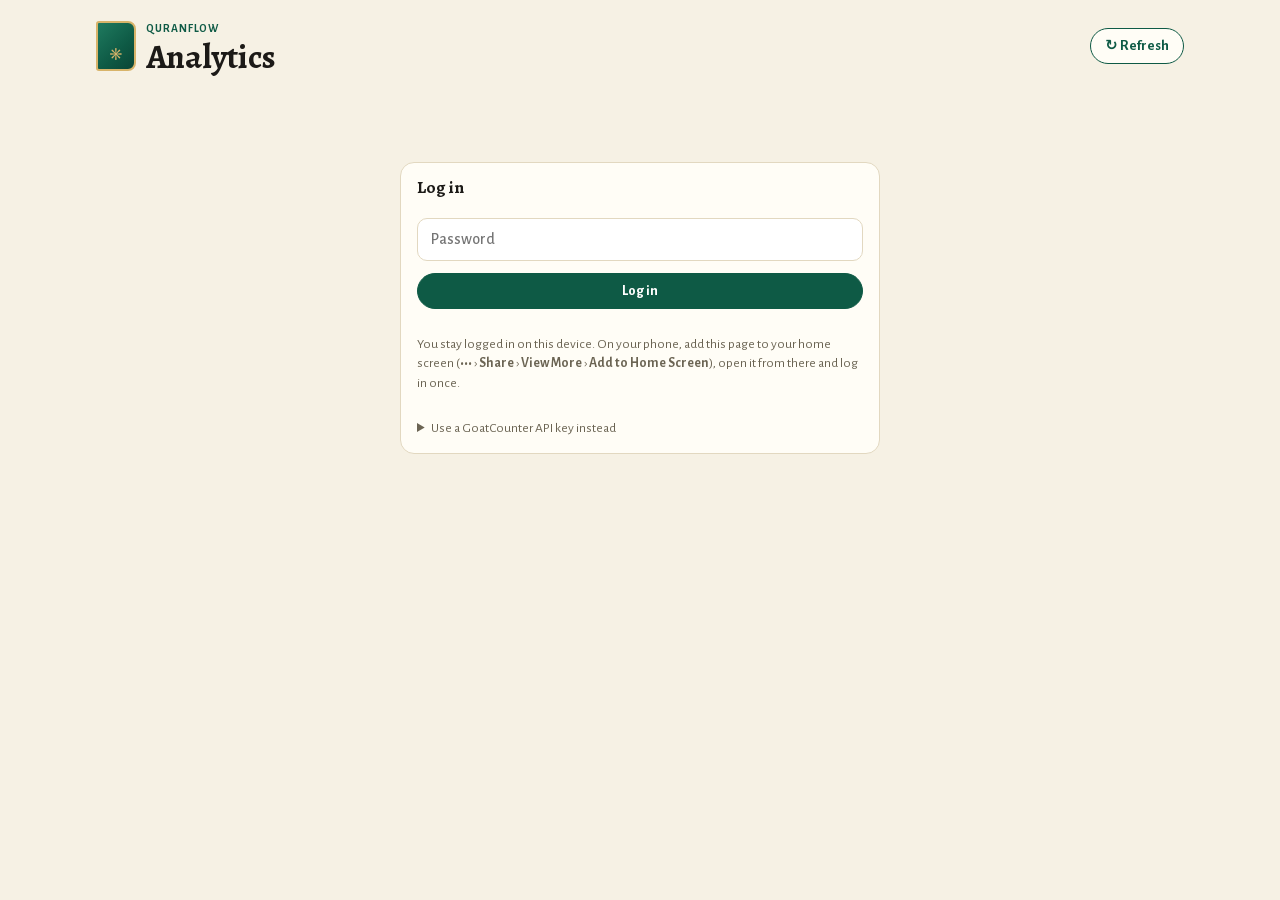
<file: admin/index.html>
<!doctype html>
<html lang="en">
<head>
<meta charset="utf-8">
<meta name="viewport" content="width=device-width, initial-scale=1, viewport-fit=cover">
<title>QuranFlow · Analytics</title>
<meta name="robots" content="noindex, nofollow">
<meta http-equiv="Content-Security-Policy" content="default-src 'self'; script-src 'self' 'unsafe-inline'; style-src 'self' 'unsafe-inline'; font-src 'self'; img-src 'self' data:; connect-src https://ahmedashmaig.goatcounter.com">
<link rel="icon" type="image/png" sizes="32x32" href="../icons/favicon-32.png">
<!-- its own home-screen app: added from this page it opens straight here, with its own storage, so the key stays -->
<link rel="manifest" href="manifest.webmanifest">
<link rel="apple-touch-icon" href="../icons/apple-touch-icon.png">
<meta name="apple-mobile-web-app-capable" content="yes">
<meta name="mobile-web-app-capable" content="yes">
<meta name="apple-mobile-web-app-title" content="QF Analytics">
<meta name="apple-mobile-web-app-status-bar-style" content="default">
<meta name="theme-color" content="#F6F1E4">
<link rel="stylesheet" href="../fonts/fonts.css">
<style>
/* QuranFlow's analytics, read from GoatCounter's API with a read-only key that stays in this browser. No counter
   script on this page, so looking at the numbers never adds to them. */
:root{--paper:#F6F1E4;--sheet:#FFFDF6;--ink:#1C1A17;--muted:#6B6453;--line:#E2D8C0;--gold:#8E6E33;--gold2:#D8B46A;--green:#0E5A45;--greensoft:#CFE5D8;--red:#B3261E;
  --ui:"Alegreya Sans","Gill Sans","Segoe UI",system-ui,sans-serif;--display:"Alegreya",Georgia,serif}
*{box-sizing:border-box}
html,body{margin:0}
body{background:var(--paper);color:var(--ink);font:400 16px/1.45 var(--ui);padding:max(16px,env(safe-area-inset-top)) 16px 40px}
.wrap{max-width:68rem;margin:0 auto;display:grid;gap:14px}
h1{margin:0;font:700 clamp(1.6rem,5vw,2.1rem)/1.1 var(--display)}
h2{margin:0 0 .5rem;font:700 1.08rem/1.2 var(--display)}
.top{display:flex;align-items:center;justify-content:space-between;gap:10px;flex-wrap:wrap}
.brand{display:flex;align-items:center;gap:10px}
.mark{width:40px;height:50px;border-radius:3px 8px 8px 3px;background:linear-gradient(135deg,#1f7a5f,var(--green) 60%,#0a4535);border:2px solid var(--gold2);display:grid;place-items:center;color:var(--gold2);font:400 1.3rem/1 "Amiri Quran",serif}
.lbl{font:700 .72rem/1 var(--ui);letter-spacing:.08em;text-transform:uppercase;color:var(--green)}
.card{background:var(--sheet);border:1px solid var(--line);border-radius:14px;padding:14px 16px}
.btn{font:700 .92rem/1 var(--ui);border:1.5px solid var(--green);background:var(--green);color:#fff;border-radius:999px;padding:.6rem 1rem;cursor:pointer}
.btn.ghost{background:none;color:var(--green)}
.ranges{display:flex;gap:6px;flex-wrap:wrap}
.ranges button{font:700 .85rem/1 var(--ui);border:1px solid var(--line);background:var(--sheet);color:var(--ink);border-radius:999px;padding:.5rem .8rem;cursor:pointer}
.ranges button[aria-pressed="true"]{background:var(--ink);color:var(--paper);border-color:var(--ink)}
.brand{flex:1 1 auto}
.refresh{margin-left:auto;font:700 .92rem/1 var(--ui);border:1.5px solid var(--green);background:var(--sheet);color:var(--green);border-radius:999px;padding:.6rem .9rem;cursor:pointer;white-space:nowrap}
.kpis{display:grid;grid-template-columns:repeat(auto-fit,minmax(150px,1fr));gap:10px}
.kpi{background:var(--sheet);border:1px solid var(--line);border-radius:14px;padding:12px 14px;display:grid;gap:2px}
.kpi b{font:700 clamp(1.7rem,6vw,2.2rem)/1.05 var(--display);color:var(--green);font-variant-numeric:tabular-nums}
.kpi span{font-size:.9rem;color:var(--ink)}
.kpi small{font-size:.78rem;color:var(--muted)}
.grid2{display:grid;grid-template-columns:repeat(auto-fit,minmax(min(100%,320px),1fr));gap:14px}
.chart{display:flex;align-items:flex-end;gap:3px;height:150px;padding-top:6px}
.chart i{flex:1;min-width:2px;background:var(--greensoft);border-top:3px solid var(--green);border-radius:3px 3px 0 0;position:relative}
.chart i:hover{background:var(--gold2)}
.axis{display:flex;justify-content:space-between;font-size:.75rem;color:var(--muted);margin-top:4px}
.rows{display:grid;gap:6px}
.row{display:grid;grid-template-columns:minmax(0,1fr) auto;gap:10px;align-items:center;font-size:.93rem}
.row .name{overflow:hidden;text-overflow:ellipsis;white-space:nowrap}
.row .bar{grid-column:1 / -1;height:5px;border-radius:3px;background:var(--line);overflow:hidden;margin-top:-3px}
.row .bar i{display:block;height:100%;background:var(--green)}
.row b{font-variant-numeric:tabular-nums}
.empty{color:var(--muted);font-size:.9rem}
.note{font-size:.85rem;color:var(--muted)}
.login{max-width:30rem;margin:8vh auto 0;display:grid;gap:12px}
.login ol{margin:0;padding-left:1.2rem;display:grid;gap:4px}
.login input{width:100%;font:500 1rem var(--ui);padding:.7rem .8rem;border:1px solid var(--line);border-radius:10px;background:#fff;color:var(--ink)}
.err{color:var(--red);font-weight:700;font-size:.9rem}
.keyway{display:grid;gap:8px}
.explain p{margin:.2rem 0 0;font-size:.93rem}
.keyway summary{cursor:pointer}
.status{font-size:.85rem;color:var(--muted)}
.foot{display:flex;justify-content:space-between;gap:10px;flex-wrap:wrap;align-items:center}
.toggle{display:flex;align-items:center;gap:8px;font-size:.9rem}
a{color:var(--green)}
[hidden]{display:none!important}
</style>
</head>
<body>
<div class="wrap">
  <div class="top">
    <div class="brand"><div class="mark" aria-hidden="true">۞</div><div><span class="lbl">QuranFlow</span><h1>Analytics</h1></div>
      <button type="button" class="refresh" id="refresh">↻ Refresh</button></div>
    <div class="ranges" id="ranges" hidden>
      <button type="button" data-days="1">Today</button><button type="button" data-days="7" aria-pressed="true">7 days</button>
      <button type="button" data-days="30">30 days</button><button type="button" data-days="90">90 days</button>
      <button type="button" data-days="all">All time</button>
    </div>
  </div>

  <form class="card login" id="login" hidden>
    <h2>Log in</h2>
    <input type="password" id="pw" placeholder="Password" inputmode="numeric" autocomplete="current-password" aria-label="Password">
    <button class="btn" type="submit">Log in</button>
    <p class="err" id="loginErr" hidden></p>
    <p class="note">You stay logged in on this device. On your phone, add this page to your home screen (<b>•••</b> › <b>Share</b> › <b>View More</b> › <b>Add to Home Screen</b>), open it from there and log in once.</p>
    <details class="keyway"><summary class="note">Use a GoatCounter API key instead</summary>
    <p class="note">Paste a GoatCounter API key with read access. It is saved only on this device, never on the site.</p>
    <ol class="note">
      <li>Open <a href="https://ahmedashmaig.goatcounter.com" target="_blank" rel="noopener">ahmedashmaig.goatcounter.com</a> and log in.</li>
      <li>Click your <b>username</b> in the top menu, then <b>API</b>.</li>
      <li>Create a new token that can only <b>read statistics</b>, and copy it.</li>
    </ol>
    <input type="password" id="key" placeholder="API token" autocomplete="off" spellcheck="false" aria-label="GoatCounter API token">
    </details>
  </form>

  <div id="dash" hidden>
    <div class="wrap">
      <p class="status" id="status">Loading…</p>
      <div class="kpis" id="kpis"></div>
      <div class="card explain"><h2>Every number here is people</h2>
        <p>Not taps. Each person counts once per visit (a few hours), so reloading on the same phone won't add to anything. <b>Visitors</b> is real people who opened QuranFlow; the lists below are people too — how many started the demo, watched it to the end, shared the link or opened a surah.</p>
        <p class="note">To test, turn off <b>Don't count my own visits</b> below, then use another device or mobile data instead of Wi-Fi; new counts can take a minute. GoatCounter's own dashboard counts visits and actions together, so its totals look bigger than these.</p></div>
      <div class="card"><h2>Visitors per day</h2><div class="chart" id="chart"></div><div class="axis" id="axis"></div></div>
      <div class="grid2">
        <div class="card"><h2>Where visitors come from <small class="note">(people)</small></h2><div class="rows" id="refs"></div>
          <p class="note">Tip: put <b>?ref=tiktok</b> or <b>?ref=instagram</b> on the links you post, so each one shows up here by name.</p></div>
        <div class="card"><h2>The demo <small class="note">(people)</small></h2><div class="rows" id="tour"></div></div>
        <div class="card"><h2>Sharing <small class="note">(people)</small></h2><div class="rows" id="share"></div></div>
        <div class="card"><h2>Feedback <small class="note">(people)</small></h2><div class="rows" id="feedback"></div>
          <p class="note">Messages arrive by email at ahmed@ashmaig.com.</p></div>
        <div class="card"><h2>Surahs opened <small class="note">(people)</small></h2><div class="rows" id="surahs"></div></div>
        <div class="card"><h2>How they open it</h2><div class="rows" id="opens"></div></div>
      </div>
      <div class="foot">
        <label class="toggle"><input type="checkbox" id="skipMe"> Don't count my own visits on this device</label>
        <span class="note" id="build">build eaf5e9cf61c1</span>
        <span><a href="https://ahmedashmaig.goatcounter.com" target="_blank" rel="noopener">Full GoatCounter dashboard</a> · <button class="btn ghost" type="button" id="logout">Log out</button></span>
      </div>
    </div>
  </div>
</div>
<script>
const API = "https://ahmedashmaig.goatcounter.com/api/v0";
const KEY = "qf-admin-gc-key";
const SURAHS = {9:"At-Tawbah",10:"Yunus",11:"Hud",12:"Yusuf",13:"Ar-Ra'd",14:"Ibrahim",15:"Al-Hijr",16:"An-Nahl",17:"Al-Isra",18:"Al-Kahf",19:"Maryam",20:"Taha",21:"Al-Anbya",22:"Al-Hajj",23:"Al-Mu'minun",24:"An-Nur",25:"Al-Furqan",26:"Ash-Shu'ara",27:"An-Naml",28:"Al-Qasas",29:"Al-'Ankabut",30:"Ar-Rum",31:"Luqman",32:"As-Sajdah",33:"Al-Ahzab",34:"Saba",35:"Fatir",36:"Ya-Sin",37:"As-Saffat",38:"Sad",39:"Az-Zumar",40:"Ghafir",41:"Fussilat",42:"Ash-Shuraa",43:"Az-Zukhruf",44:"Ad-Dukhan",45:"Al-Jathiyah",46:"Al-Ahqaf",47:"Muhammad",48:"Al-Fath",49:"Al-Hujurat",50:"Qaf",51:"Adh-Dhariyat",52:"At-Tur",53:"An-Najm",54:"Al-Qamar",55:"Ar-Rahman",56:"Al-Waqi'ah",57:"Al-Hadid",58:"Al-Mujadila",59:"Al-Hashr",60:"Al-Mumtahanah",61:"As-Saf",62:"Al-Jumu'ah",63:"Al-Munafiqun",64:"At-Taghabun",65:"At-Talaq",66:"At-Tahrim",67:"Al-Mulk",68:"Al-Qalam",69:"Al-Haqqah",70:"Al-Ma'arij",71:"Nuh",72:"Al-Jinn",73:"Al-Muzzammil",74:"Al-Muddaththir",75:"Al-Qiyamah",76:"Al-Insan",77:"Al-Mursalat",78:"An-Naba",79:"An-Nazi'at",80:"'Abasa",81:"At-Takwir",82:"Al-Infitar",83:"Al-Mutaffifin",84:"Al-Inshiqaq",85:"Al-Buruj",86:"At-Tariq",87:"Al-A'la",88:"Al-Ghashiyah",89:"Al-Fajr",90:"Al-Balad",91:"Ash-Shams",92:"Al-Layl",93:"Ad-Duhaa",94:"Ash-Sharh",95:"At-Tin",96:"Al-'Alaq",97:"Al-Qadr",98:"Al-Bayyinah",99:"Az-Zalzalah",100:"Al-'Adiyat",101:"Al-Qari'ah",102:"At-Takathur",103:"Al-'Asr",104:"Al-Humazah",105:"Al-Fil",106:"Quraysh",107:"Al-Ma'un",108:"Al-Kawthar",109:"Al-Kafirun",110:"An-Nasr",111:"Al-Masad",112:"Al-Ikhlas",113:"Al-Falaq",114:"An-Nas"};
const $ = id => document.getElementById(id);
const esc = s => String(s ?? "").replace(/[&<>"]/g, c => ({ "&": "&amp;", "<": "&lt;", ">": "&gt;", '"': "&quot;" })[c]);
const store = { get(k) { try { return localStorage.getItem(k); } catch (e) { return null; } }, set(k, v) { try { v == null ? localStorage.removeItem(k) : localStorage.setItem(k, v); } catch (e) {} } };
const demo = new URLSearchParams(location.search).has("demo");   // sample numbers, to see the layout without a key
const SINCE = "2026-09-17T00:00:00Z";   // counting started on the live site that day: "All time" begins here
let days = (() => { const v = store.get("qf-admin-range"); return v === "all" ? "all" : [1, 7, 30, 90].includes(+v) ? +v : 7; })();

const sleep = ms => new Promise(r => setTimeout(r, ms));
async function api(path, params = {}) {
  if (demo) return sample(path);
  const u = new URL(API + path);
  for (const [k, v] of Object.entries(params)) (Array.isArray(v) ? v : [v]).forEach(x => u.searchParams.append(k, x));
  for (let attempt = 0; attempt < 4; attempt++) {
    const r = await fetch(u, { headers: { Authorization: "Bearer " + store.get(KEY), "Content-Type": "application/json" } });
    if (r.status === 429) { await sleep(1100); continue; }   // GoatCounter allows a few requests a second
    if (r.status === 401 || r.status === 403) throw Object.assign(new Error("That key was not accepted. Check it has Read statistics access."), { auth: true });
    if (!r.ok) throw new Error(`GoatCounter answered ${r.status}`);
    return r.json();
  }
  throw new Error("GoatCounter is busy; try again in a moment.");
}
const hour = d => { d = new Date(d); d.setMinutes(0, 0, 0); return d; };
function range() {
  const end = hour(Date.now() + 3600e3);
  let start = new Date(end);
  if (days === "all") start = new Date(SINCE);
  else if (days === 1) start.setHours(0); else start.setDate(start.getDate() - days);
  return { start: start.toISOString(), end: end.toISOString() };
}

// every path in the range: page views and events, following the pages GoatCounter returns
async function allHits(r) {
  const out = [];
  for (let page = 0; page < 10; page++) {
    const res = await api("/stats/hits", { ...r, limit: 100, exclude_paths: out.map(h => String(h.path_id)) });
    out.push(...(res.hits || []));
    if (!res.more) break;
    await sleep(300);
  }
  return out;
}

function rows(el, list, empty = "Nothing yet.") {
  const max = Math.max(1, ...list.map(x => x.count));
  el.innerHTML = list.length ? list.map(x => `<div class="row"><span class="name" title="${esc(x.name)}">${esc(x.name)}</span><b>${x.count.toLocaleString()}</b>
    <span class="bar"><i style="width:${(x.count / max * 100).toFixed(1)}%"></i></span></div>`).join("") : `<p class="empty">${esc(empty)}</p>`;
}

async function load() {
  $("status").hidden = false; $("status").textContent = "Loading…";
  try {
    const r = range();
    const total = await api("/stats/total", r); await sleep(250);
    const hits = await allHits(r); await sleep(250);
    const ev = name => hits.filter(h => h.event && h.path === name).reduce((t, h) => t + h.count, 0);
    const evs = prefix => hits.filter(h => h.event && h.path.startsWith(prefix));
    const pageviews = (total.total || 0) - (total.total_events || 0);
    const shares = ["share-copy", "share-sheet", "share-whatsapp", "share-messages", "share-email"].reduce((t, k) => t + ev(k), 0);
    const tourStarts = ev("tour-start-first-visit") + ev("tour-start-return-visit") + ev("tour-start-replay");
    const kpi = (n, label, sub) => `<div class="kpi"><b>${Number(n).toLocaleString()}</b><span>${label}</span>${sub ? `<small>${sub}</small>` : ""}</div>`;
    $("kpis").innerHTML = kpi(pageviews, "Visitors", "people who opened QuranFlow")
      + kpi(ev("open-installed-app"), "Opened as an app", "from their home screen")
      + kpi(ev("tour-finished"), "Watched the demo to the end", tourStarts ? `${Math.round(ev("tour-finished") / tourStarts * 100)}% of ${tourStarts} who started it` : "")
      + kpi(shares, "Shared QuranFlow", "copied or sent the link")
      + kpi(evs("surah/").reduce((t, h) => t + h.count, 0), "Opened a surah", "counted once per surah, per person");

    // visitors per day: page visits only, so actions (events) don't count twice; every day in the range shows
    const perDay = new Map();
    (total.stats || []).forEach(s => perDay.set(s.day, 0));
    hits.filter(h => !h.event).forEach(h => (h.stats || []).forEach(s => perDay.set(s.day, (perDay.get(s.day) || 0) + (s.daily || 0))));
    const daysList = [...perDay.entries()].sort((a, b) => a[0].localeCompare(b[0]));
    const max = Math.max(1, ...daysList.map(d => d[1]));
    $("chart").innerHTML = daysList.map(([d, n]) => `<i style="height:${Math.max(2, n / max * 100)}%" title="${d}: ${n}"></i>`).join("") || `<p class="empty">No visits yet.</p>`;
    $("axis").innerHTML = daysList.length ? `<span>${daysList[0][0]}</span><span>busiest day: ${max.toLocaleString()}</span><span>${daysList[daysList.length - 1][0]}</span>` : "";

    rows($("tour"), [
      { name: "Started on a first visit", count: ev("tour-start-first-visit") },
      { name: "Started on a return visit", count: ev("tour-start-return-visit") },
      { name: "Replayed (How it works)", count: ev("tour-start-replay") },
      { name: "Watched to the end", count: ev("tour-finished") },
      ...evs("tour-left/").map(h => ({ name: `Left at step ${h.path.split("/")[1]}`, count: h.count })).sort((a, b) => b.count - a.count),
    ].filter(x => x.count));
    rows($("share"), [["share-open", "Opened Share"], ["share-copy", "Copied the link"], ["share-sheet", "Phone's share sheet"], ["share-whatsapp", "WhatsApp"], ["share-messages", "Messages"], ["share-email", "Email"]]
      .map(([k, name]) => ({ name, count: ev(k) })).filter(x => x.count));
    rows($("feedback"), [["feedback-open", "Opened Feedback"], ["feedback-sent", "Sent feedback"]].map(([k, name]) => ({ name, count: ev(k) })).filter(x => x.count));
    rows($("surahs"), evs("surah/").map(h => { const n = +h.path.split("/")[1]; return { name: `${n} ${SURAHS[n] || ""}`, count: h.count }; }).sort((a, b) => b.count - a.count).slice(0, 15));
    rows($("opens"), [
      { name: "In a browser", count: Math.max(0, pageviews - ev("open-installed-app")) },
      { name: "From the home screen (installed)", count: ev("open-installed-app") },
      { name: "Inside Instagram", count: ev("open-in-instagram") },
      { name: "Inside TikTok", count: ev("open-in-tiktok") },
      { name: "Inside Facebook", count: ev("open-in-facebook") },
      { name: "Installed from the browser prompt", count: ev("installed") },
    ].filter(x => x.count));

    // sources, devices and countries for visits only: an action (starting the demo, sharing) is not another person
    const pages = { include_paths: hits.filter(h => !h.event).map(h => String(h.path_id)) };
    const byPage = (path, limit) => pages.include_paths.length ? api(path, { ...r, limit, ...pages }).catch(() => ({ stats: [] })) : Promise.resolve({ stats: [] });
    await sleep(250);
    const refs = await byPage("/stats/toprefs", 10);
    rows($("refs"), (refs.stats || []).map(s => ({ name: s.name || "Direct (typed or no referrer)", count: s.count })));

    $("status").textContent = `${demo ? "Sample data · " : ""}Updated ${new Date().toLocaleTimeString([], { hour: "numeric", minute: "2-digit" })} · every count is people`;
  } catch (e) {
    if (e.auth) { store.set(KEY, null); show(); $("loginErr").textContent = e.message; $("loginErr").hidden = false; return; }
    $("status").textContent = "Couldn't load: " + e.message;
  }
}

function show() {
  const in_ = demo || !!store.get(KEY);
  $("login").hidden = in_; $("dash").hidden = !in_; $("ranges").hidden = !in_;
  if (in_) load();
}
// The read-only API key, encrypted with the admin password: the page can only use it once the password opens it.
const LOCKED = {"iter": 600000, "salt": "1kJbMPoPz8q+F4XyN2wR7A==", "iv": "2N8oj9Ze7m2zakFD", "ct": "5+p3nWEyei9aV1BZieSt3oqbwB0/kl9F62HlKa+TSU2AORsuoeOsPU3uEmLbG8tLujRBH974E3wSiQSaWYtsJhfu"};
const bytes = b64 => Uint8Array.from(atob(b64), c => c.charCodeAt(0));
async function unlock(password) {
  const base = await crypto.subtle.importKey("raw", new TextEncoder().encode(password), "PBKDF2", false, ["deriveKey"]);
  const key = await crypto.subtle.deriveKey({ name: "PBKDF2", salt: bytes(LOCKED.salt), iterations: LOCKED.iter, hash: "SHA-256" }, base, { name: "AES-GCM", length: 256 }, false, ["decrypt"]);
  return new TextDecoder().decode(await crypto.subtle.decrypt({ name: "AES-GCM", iv: bytes(LOCKED.iv) }, key, bytes(LOCKED.ct)));
}
$("login").addEventListener("submit", async e => {
  e.preventDefault();
  const pw = $("pw").value.trim(), k = $("key").value.trim(), err = $("loginErr"), btn = $("login").querySelector(".btn");
  err.hidden = true;
  if (k) { store.set(KEY, k); $("key").value = ""; return show(); }
  if (!pw) return;
  btn.disabled = true; btn.textContent = "Checking…";
  try { store.set(KEY, await unlock(pw)); $("pw").value = ""; show(); }
  catch (x) { err.textContent = "Wrong password."; err.hidden = false; }
  finally { btn.disabled = false; btn.textContent = "Log in"; }
});
$("logout").onclick = () => { store.set(KEY, null); show(); };
$("ranges").addEventListener("click", e => {
  const b = e.target.closest("button[data-days]");
  if (!b) return;
  days = b.dataset.days === "all" ? "all" : +b.dataset.days;
  store.set("qf-admin-range", String(days));
  paintRange();
  load();
});
function paintRange() { $("ranges").querySelectorAll("button[data-days]").forEach(x => x.setAttribute("aria-pressed", String(x.dataset.days === String(days)))); }
paintRange();
$("refresh").onclick = () => ($("dash").hidden ? location.reload() : load());
// back in the app after a while: fresh numbers
let hiddenAt = 0;
document.addEventListener("visibilitychange", () => {
  if (document.hidden) hiddenAt = Date.now();
  else if (hiddenAt && Date.now() - hiddenAt > 60000 && !$("dash").hidden) load();
});
// GoatCounter's counter skips any browser where localStorage "skipgc" is "t" — the whole site shares this storage
$("skipMe").checked = store.get("skipgc") === "t";
$("skipMe").onchange = () => store.set("skipgc", $("skipMe").checked ? "t" : null);

function sample(path) {
  const day = i => { const d = new Date(); d.setDate(d.getDate() - i); return d.toISOString().slice(0, 10); };
  const n = days === "all" ? 14 : days;
  if (path === "/stats/total") return { total: 1840, total_events: 610, stats: Array.from({ length: n }, (_, i) => ({ day: day(n - 1 - i), daily: [40, 55, 62, 80, 120, 310, 280][i % 7] })) };
  if (path === "/stats/hits") return { more: false, hits: [
    { path: "/QuranFlow/", count: 1230, event: false, path_id: 1 },
    { path: "tour-start-first-visit", count: 640, event: true, path_id: 2 }, { path: "tour-start-replay", count: 55, event: true, path_id: 3 },
    { path: "tour-finished", count: 402, event: true, path_id: 4 }, { path: "tour-left/3", count: 90, event: true, path_id: 5 }, { path: "tour-left/12", count: 41, event: true, path_id: 6 },
    { path: "open-installed-app", count: 188, event: true, path_id: 7 }, { path: "open-in-instagram", count: 260, event: true, path_id: 8 }, { path: "open-in-tiktok", count: 190, event: true, path_id: 9 },
    { path: "share-open", count: 77, event: true, path_id: 10 }, { path: "share-copy", count: 49, event: true, path_id: 11 }, { path: "share-whatsapp", count: 21, event: true, path_id: 12 },
    { path: "surah/67", count: 310, event: true, path_id: 13 }, { path: "surah/36", count: 140, event: true, path_id: 14 }, { path: "surah/18", count: 122, event: true, path_id: 15 }, { path: "surah/112", count: 95, event: true, path_id: 16 },
  ] };
  if (path === "/stats/toprefs") return { stats: [{ name: "instagram.com", count: 420 }, { name: "tiktok", count: 300 }, { name: "", count: 280 }, { name: "whatsapp", count: 60 }] };
  if (path === "/stats/systems") return { stats: [{ name: "iOS", count: 900 }, { name: "Android", count: 260 }, { name: "macOS", count: 70 }] };
  if (path === "/stats/locations") return { stats: [{ name: "United States", count: 600 }, { name: "United Kingdom", count: 210 }, { name: "Pakistan", count: 160 }] };
  return {};
}
show();
</script>
</body>
</html>
</file>
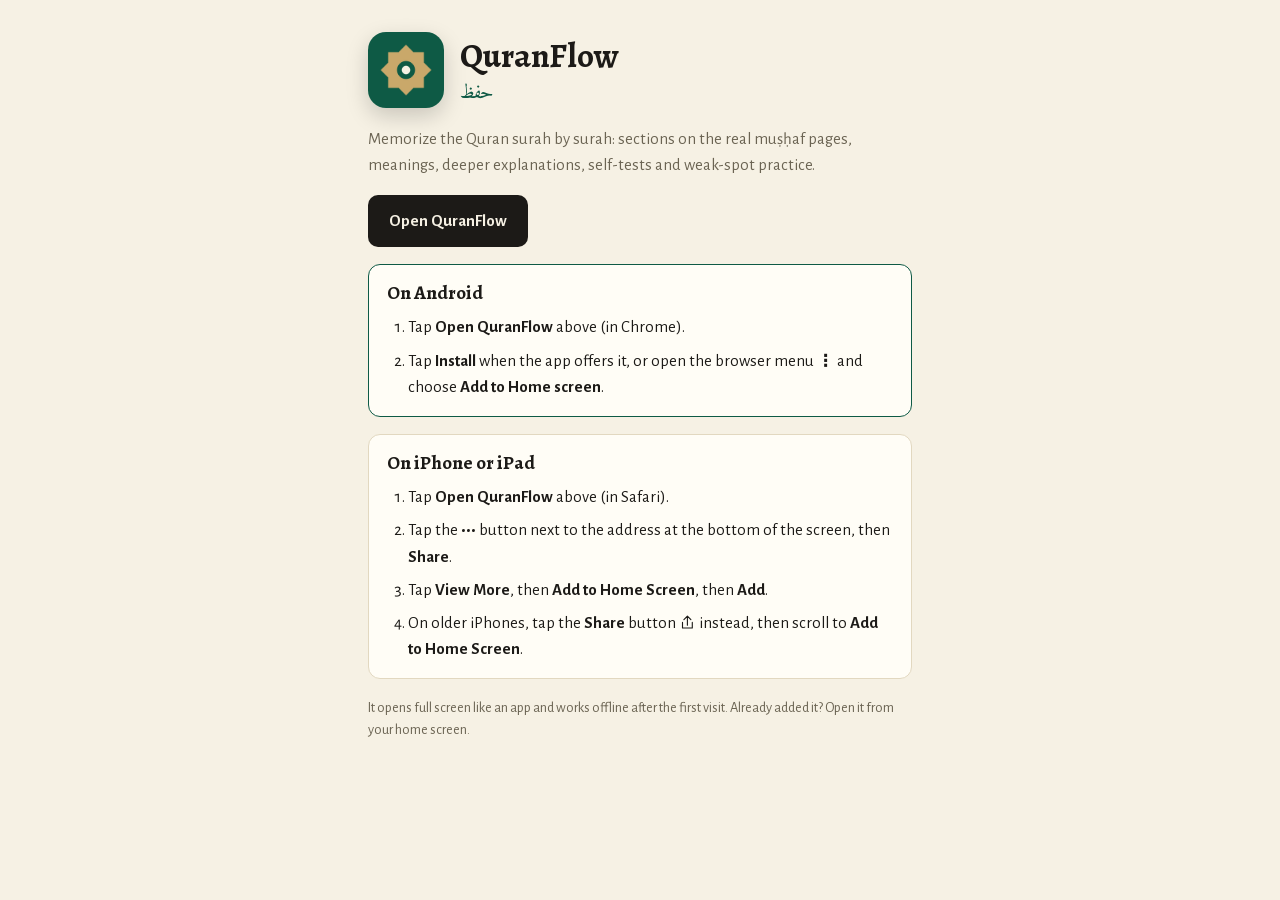
<file: install.html>
<!doctype html>
<html lang="en">
<head>
<meta charset="utf-8">
<meta name="viewport" content="width=device-width, initial-scale=1, maximum-scale=1, user-scalable=no, viewport-fit=cover">
<title>Add QuranFlow to your home screen</title>
<meta name="description" content="Memorize the Quran surah by surah: sections on the real muṣḥaf pages, meanings, deeper explanations, self-tests and weak-spot practice.">
<meta name="theme-color" content="#F6F1E4" media="(prefers-color-scheme: light)">
<meta name="theme-color" content="#12110D" media="(prefers-color-scheme: dark)">
<link rel="icon" type="image/png" sizes="32x32" href="icons/favicon-32.png">
<link rel="apple-touch-icon" href="icons/apple-touch-icon.png">
<link rel="stylesheet" href="fonts/fonts.css">
<style>
:root{--paper:#F6F1E4;--sheet:#FFFDF6;--ink:#1C1A17;--muted:#6B6453;--line:#E2D8C0;--gold:#8E6E33;--green:#0E5A45;
  --ui:"Alegreya Sans","Gill Sans","Segoe UI",system-ui,sans-serif;--display:"Alegreya",Georgia,"Times New Roman",serif;--q:"Amiri Quran","Amiri","Scheherazade New","Noto Naskh Arabic",serif}
@media (prefers-color-scheme:dark){:root{--paper:#12110D;--sheet:#1B1A15;--ink:#ECE5D2;--muted:#A89F8A;--line:#34302A;--gold:#CDAE72;--green:#72C3A0}}
*{box-sizing:border-box}
html,body{margin:0}
body{background:var(--paper);color:var(--ink);font:400 1.05rem/1.55 var(--ui);padding-inline:clamp(16px,4vw,32px);padding-block:2rem 3rem}
.wrap{max-width:34rem;margin:0 auto;display:grid;gap:1.1rem;justify-items:start}
.top{display:flex;align-items:center;gap:1rem}
.icon{width:76px;height:76px;border-radius:18px;box-shadow:0 8px 22px rgba(0,0,0,.18)}
h1{margin:0;font:700 2.1rem/1.05 var(--display)}
h1 span{display:block;font:400 1.2rem/1.4 var(--q);color:var(--green)}
.lead{margin:0;max-width:60ch;color:var(--muted)}
.btn{display:inline-block;background:var(--ink);color:var(--paper);text-decoration:none;font-weight:700;border-radius:10px;padding:.8rem 1.3rem;font-size:1.05rem}
.card{width:100%;background:var(--sheet);border:1px solid var(--line);border-radius:12px;padding:1rem 1.15rem;display:grid;gap:.5rem}
.card.first{border-color:var(--green)}
h2{margin:0;font:700 1.2rem/1.3 var(--display)}
ol{margin:0;padding-inline-start:1.3rem;display:grid;gap:.45rem}
.share{display:inline-block;vertical-align:-.15em;width:1em;height:1em;fill:none;stroke:currentColor;stroke-width:1.6;stroke-linecap:round;stroke-linejoin:round}
.note{margin:0;font-size:.9rem;color:var(--muted)}
</style>
<script>
// Usage counts on the live site only (GoatCounter: no cookies, nothing personal). Local copies and the tests never load it.
if (location.hostname === "ahmed-ashmaig.github.io") { var gc = document.createElement("script"); gc.async = true; gc.src = "https://gc.zgo.at/count.js"; gc.setAttribute("data-goatcounter", "https://ahmedashmaig.goatcounter.com/count"); document.head.appendChild(gc); }
</script>
</head>
<body>
<main class="wrap">
  <div class="top"><img class="icon" src="icons/icon-192.png" alt=""><h1>QuranFlow<span lang="ar">حفظ</span></h1></div>
  <p class="lead">Memorize the Quran surah by surah: sections on the real muṣḥaf pages, meanings, deeper explanations, self-tests and weak-spot practice.</p>
  <a class="btn" href="./?install">Open QuranFlow</a>
  <section class="card" id="ios">
    <h2>On iPhone or iPad</h2>
    <ol>
      <li>Tap <b>Open QuranFlow</b> above (in Safari).</li>
      <li>Tap the <b>•••</b> button next to the address at the bottom of the screen, then <b>Share</b>.</li>
      <li>Tap <b>View More</b>, then <b>Add to Home Screen</b>, then <b>Add</b>.</li>
      <li>On older iPhones, tap the <b>Share</b> button <svg class="share" viewBox="0 0 24 24" aria-hidden="true"><path d="M12 3v13M7 8l5-5 5 5M5 12v8h14v-8"/></svg> instead, then scroll to <b>Add to Home Screen</b>.</li>
    </ol>
  </section>
  <section class="card" id="android">
    <h2>On Android</h2>
    <ol>
      <li>Tap <b>Open QuranFlow</b> above (in Chrome).</li>
      <li>Tap <b>Install</b> when the app offers it, or open the browser menu <b>⋮</b> and choose <b>Add to Home screen</b>.</li>
    </ol>
  </section>
  <p class="note">It opens full screen like an app and works offline after the first visit. Already added it? Open it from your home screen.</p>
</main>
<script>
// put the reader's own platform first; if this is already the installed app, go straight in
if (matchMedia("(display-mode: standalone)").matches || navigator.standalone === true) location.replace("./");
var ios = /iPhone|iPad|iPod/.test(navigator.userAgent) || (navigator.platform === "MacIntel" && navigator.maxTouchPoints > 1);
var first = document.getElementById(ios ? "ios" : "android"), other = document.getElementById(ios ? "android" : "ios");
first.classList.add("first"); other.parentNode.insertBefore(first, other);
</script>
</body>
</html>
</file>
<file: fonts/fonts.css>
@font-face {
  font-family: 'Alegreya';
  font-style: normal;
  font-weight: 700;
  font-display: swap;
  src: url(Alegreya-normal-700-latin-ext.woff2) format('woff2');
  unicode-range: U+0100-02BA, U+02BD-02C5, U+02C7-02CC, U+02CE-02D7, U+02DD-02FF, U+0304, U+0308, U+0329, U+1D00-1DBF, U+1E00-1E9F, U+1EF2-1EFF, U+2020, U+20A0-20AB, U+20AD-20C0, U+2113, U+2C60-2C7F, U+A720-A7FF;
}
@font-face {
  font-family: 'Alegreya';
  font-style: normal;
  font-weight: 700;
  font-display: swap;
  src: url(Alegreya-normal-700-latin.woff2) format('woff2');
  unicode-range: U+0000-00FF, U+0131, U+0152-0153, U+02BB-02BC, U+02C6, U+02DA, U+02DC, U+0304, U+0308, U+0329, U+2000-206F, U+20AC, U+2122, U+2191, U+2193, U+2212, U+2215, U+FEFF, U+FFFD;
}
@font-face {
  font-family: 'Alegreya Sans';
  font-style: italic;
  font-weight: 400;
  font-display: swap;
  src: url(AlegreyaSans-italic-400-latin-ext.woff2) format('woff2');
  unicode-range: U+0100-02BA, U+02BD-02C5, U+02C7-02CC, U+02CE-02D7, U+02DD-02FF, U+0304, U+0308, U+0329, U+1D00-1DBF, U+1E00-1E9F, U+1EF2-1EFF, U+2020, U+20A0-20AB, U+20AD-20C0, U+2113, U+2C60-2C7F, U+A720-A7FF;
}
@font-face {
  font-family: 'Alegreya Sans';
  font-style: italic;
  font-weight: 400;
  font-display: swap;
  src: url(AlegreyaSans-italic-400-latin.woff2) format('woff2');
  unicode-range: U+0000-00FF, U+0131, U+0152-0153, U+02BB-02BC, U+02C6, U+02DA, U+02DC, U+0304, U+0308, U+0329, U+2000-206F, U+20AC, U+2122, U+2191, U+2193, U+2212, U+2215, U+FEFF, U+FFFD;
}
@font-face {
  font-family: 'Alegreya Sans';
  font-style: normal;
  font-weight: 400;
  font-display: swap;
  src: url(AlegreyaSans-normal-400-latin-ext.woff2) format('woff2');
  unicode-range: U+0100-02BA, U+02BD-02C5, U+02C7-02CC, U+02CE-02D7, U+02DD-02FF, U+0304, U+0308, U+0329, U+1D00-1DBF, U+1E00-1E9F, U+1EF2-1EFF, U+2020, U+20A0-20AB, U+20AD-20C0, U+2113, U+2C60-2C7F, U+A720-A7FF;
}
@font-face {
  font-family: 'Alegreya Sans';
  font-style: normal;
  font-weight: 400;
  font-display: swap;
  src: url(AlegreyaSans-normal-400-latin.woff2) format('woff2');
  unicode-range: U+0000-00FF, U+0131, U+0152-0153, U+02BB-02BC, U+02C6, U+02DA, U+02DC, U+0304, U+0308, U+0329, U+2000-206F, U+20AC, U+2122, U+2191, U+2193, U+2212, U+2215, U+FEFF, U+FFFD;
}
@font-face {
  font-family: 'Alegreya Sans';
  font-style: normal;
  font-weight: 500;
  font-display: swap;
  src: url(AlegreyaSans-normal-500-latin-ext.woff2) format('woff2');
  unicode-range: U+0100-02BA, U+02BD-02C5, U+02C7-02CC, U+02CE-02D7, U+02DD-02FF, U+0304, U+0308, U+0329, U+1D00-1DBF, U+1E00-1E9F, U+1EF2-1EFF, U+2020, U+20A0-20AB, U+20AD-20C0, U+2113, U+2C60-2C7F, U+A720-A7FF;
}
@font-face {
  font-family: 'Alegreya Sans';
  font-style: normal;
  font-weight: 500;
  font-display: swap;
  src: url(AlegreyaSans-normal-500-latin.woff2) format('woff2');
  unicode-range: U+0000-00FF, U+0131, U+0152-0153, U+02BB-02BC, U+02C6, U+02DA, U+02DC, U+0304, U+0308, U+0329, U+2000-206F, U+20AC, U+2122, U+2191, U+2193, U+2212, U+2215, U+FEFF, U+FFFD;
}
@font-face {
  font-family: 'Alegreya Sans';
  font-style: normal;
  font-weight: 700;
  font-display: swap;
  src: url(AlegreyaSans-normal-700-latin-ext.woff2) format('woff2');
  unicode-range: U+0100-02BA, U+02BD-02C5, U+02C7-02CC, U+02CE-02D7, U+02DD-02FF, U+0304, U+0308, U+0329, U+1D00-1DBF, U+1E00-1E9F, U+1EF2-1EFF, U+2020, U+20A0-20AB, U+20AD-20C0, U+2113, U+2C60-2C7F, U+A720-A7FF;
}
@font-face {
  font-family: 'Alegreya Sans';
  font-style: normal;
  font-weight: 700;
  font-display: swap;
  src: url(AlegreyaSans-normal-700-latin.woff2) format('woff2');
  unicode-range: U+0000-00FF, U+0131, U+0152-0153, U+02BB-02BC, U+02C6, U+02DA, U+02DC, U+0304, U+0308, U+0329, U+2000-206F, U+20AC, U+2122, U+2191, U+2193, U+2212, U+2215, U+FEFF, U+FFFD;
}
@font-face {
  font-family: 'Amiri Quran';
  font-style: normal;
  font-weight: 400;
  font-display: swap;
  src: url(AmiriQuran-normal-400-arabic.woff2) format('woff2');
  unicode-range: U+0600-06FF, U+0750-077F, U+0870-088E, U+0890-0891, U+0897-08E1, U+08E3-08FF, U+200C-200E, U+2010-2011, U+204F, U+2E41, U+FB50-FDFF, U+FE70-FE74, U+FE76-FEFC, U+102E0-102FB, U+10E60-10E7E, U+10EC2-10EC4, U+10EFC-10EFF, U+1EE00-1EE03, U+1EE05-1EE1F, U+1EE21-1EE22, U+1EE24, U+1EE27, U+1EE29-1EE32, U+1EE34-1EE37, U+1EE39, U+1EE3B, U+1EE42, U+1EE47, U+1EE49, U+1EE4B, U+1EE4D-1EE4F, U+1EE51-1EE52, U+1EE54, U+1EE57, U+1EE59, U+1EE5B, U+1EE5D, U+1EE5F, U+1EE61-1EE62, U+1EE64, U+1EE67-1EE6A, U+1EE6C-1EE72, U+1EE74-1EE77, U+1EE79-1EE7C, U+1EE7E, U+1EE80-1EE89, U+1EE8B-1EE9B, U+1EEA1-1EEA3, U+1EEA5-1EEA9, U+1EEAB-1EEBB, U+1EEF0-1EEF1;
}
@font-face {
  font-family: 'Amiri Quran';
  font-style: normal;
  font-weight: 400;
  font-display: swap;
  src: url(AmiriQuran-normal-400-latin.woff2) format('woff2');
  unicode-range: U+0000-00FF, U+0131, U+0152-0153, U+02BB-02BC, U+02C6, U+02DA, U+02DC, U+0304, U+0308, U+0329, U+2000-206F, U+20AC, U+2122, U+2191, U+2193, U+2212, U+2215, U+FEFF, U+FFFD;
}
/* The Madinah muṣḥaf face: KFGQPC Uthmanic Script HAFS v18 (King Fahd Glorious Quran Printing Complex), the font
   quran.com and the muṣḥaf apps set this same Uthmani text in. Amiri Quran stays behind it as the fallback. */
@font-face {
  font-family: 'KFGQPC Hafs';
  font-style: normal;
  font-weight: 400;
  font-display: swap;
  src: url(UthmanicHafs1Ver18.woff2) format('woff2');
}
/* Arabic mode's prose (explanations and the interface), used only when the reader picks العربية; not precached. */
@font-face {
  font-family: 'Noto Naskh Arabic';
  font-style: normal;
  font-weight: 400 700;
  font-display: swap;
  src: url(NotoNaskhArabic-arabic.woff2) format('woff2');
  unicode-range: U+0600-06FF, U+0750-077F, U+0870-0891, U+0897-08E1, U+08E3-08FF, U+200C-200E, U+2010-2011, U+204F, U+2E41, U+FB50-FDFF, U+FE70-FE74, U+FE76-FEFC;
}
</file>
